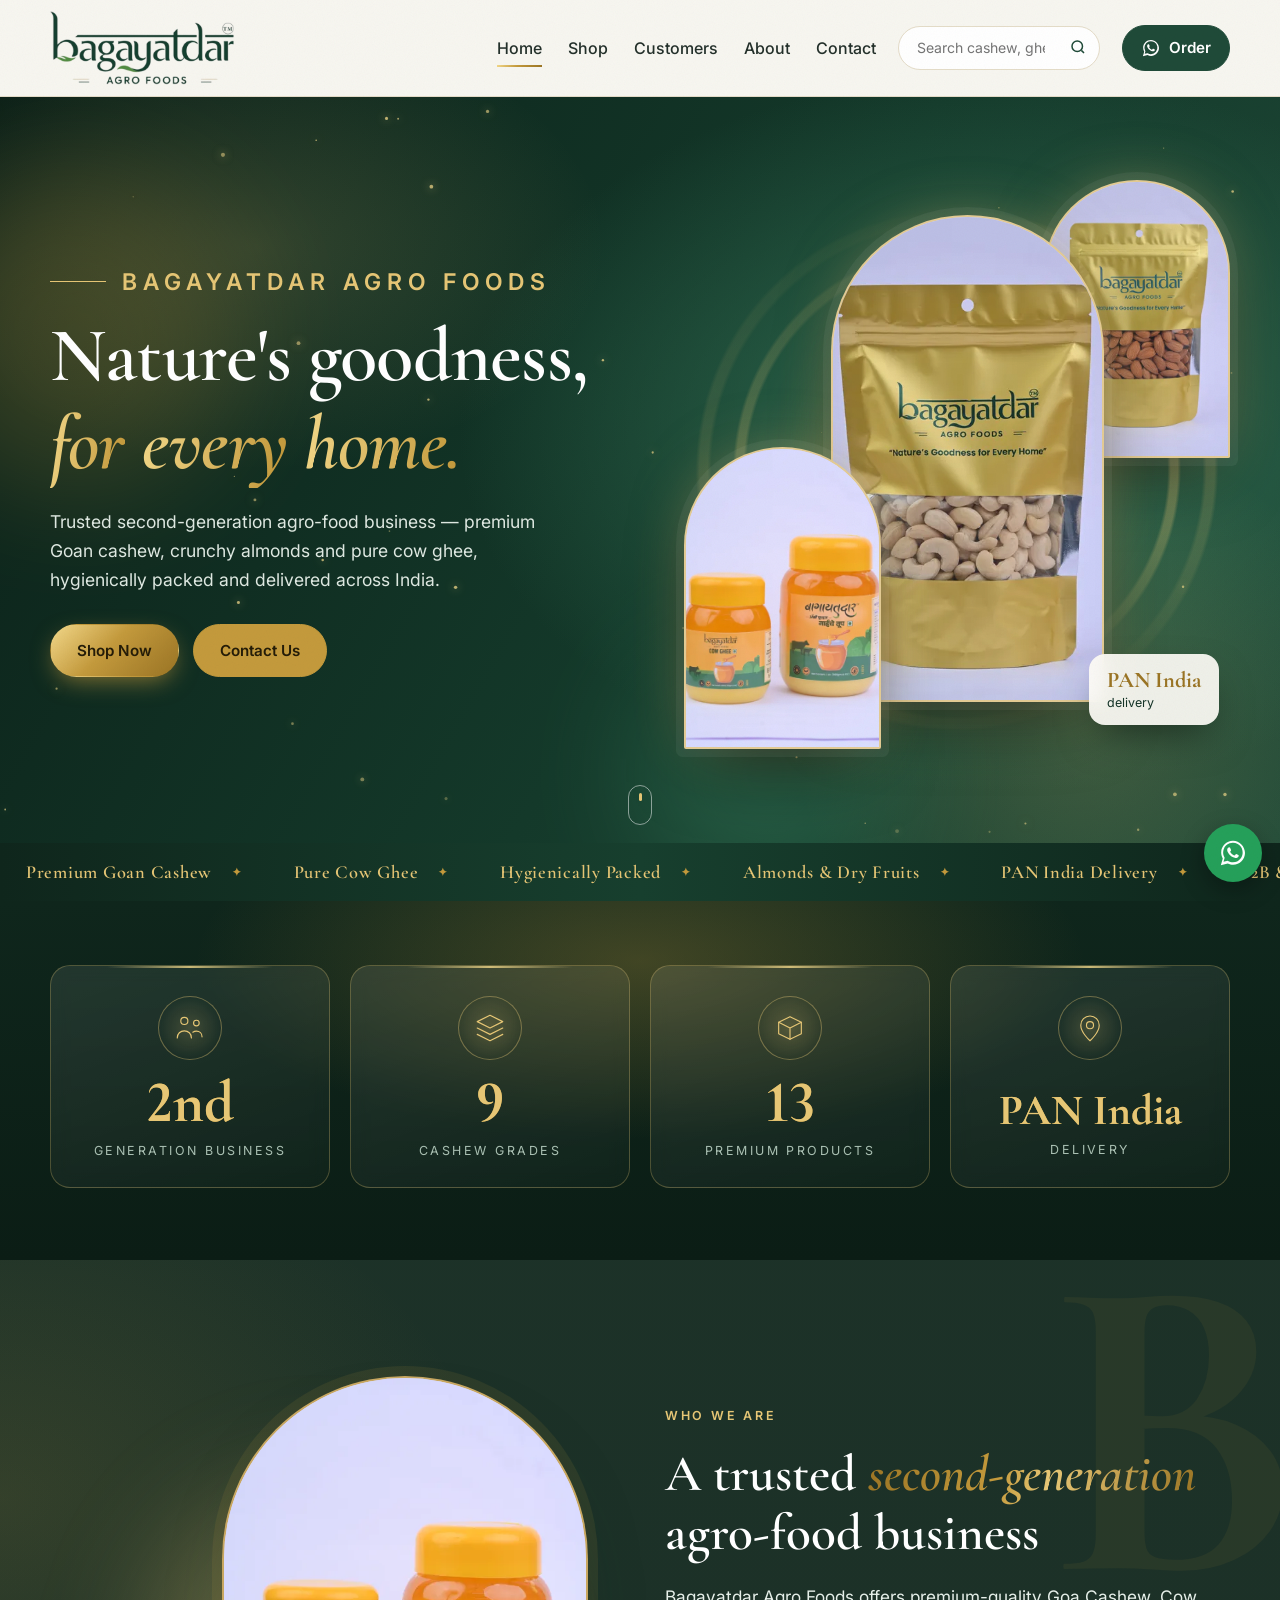
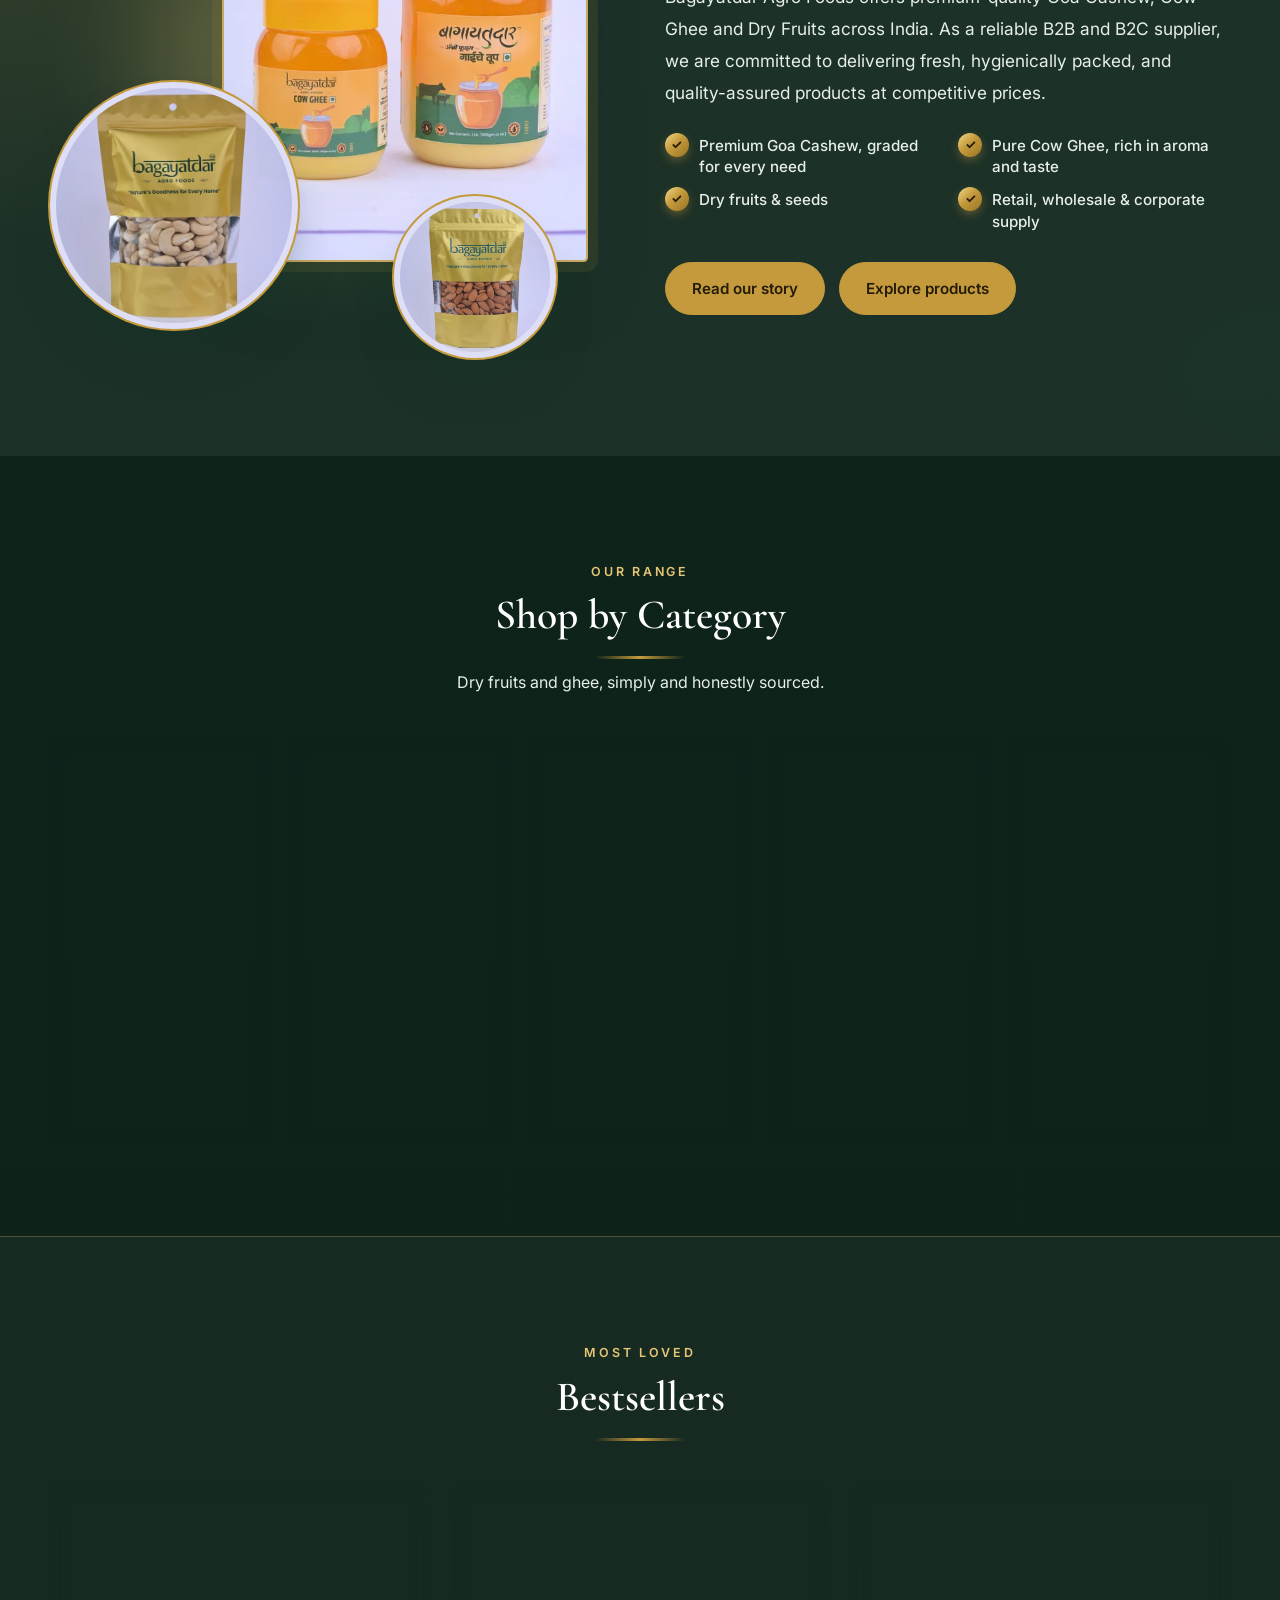
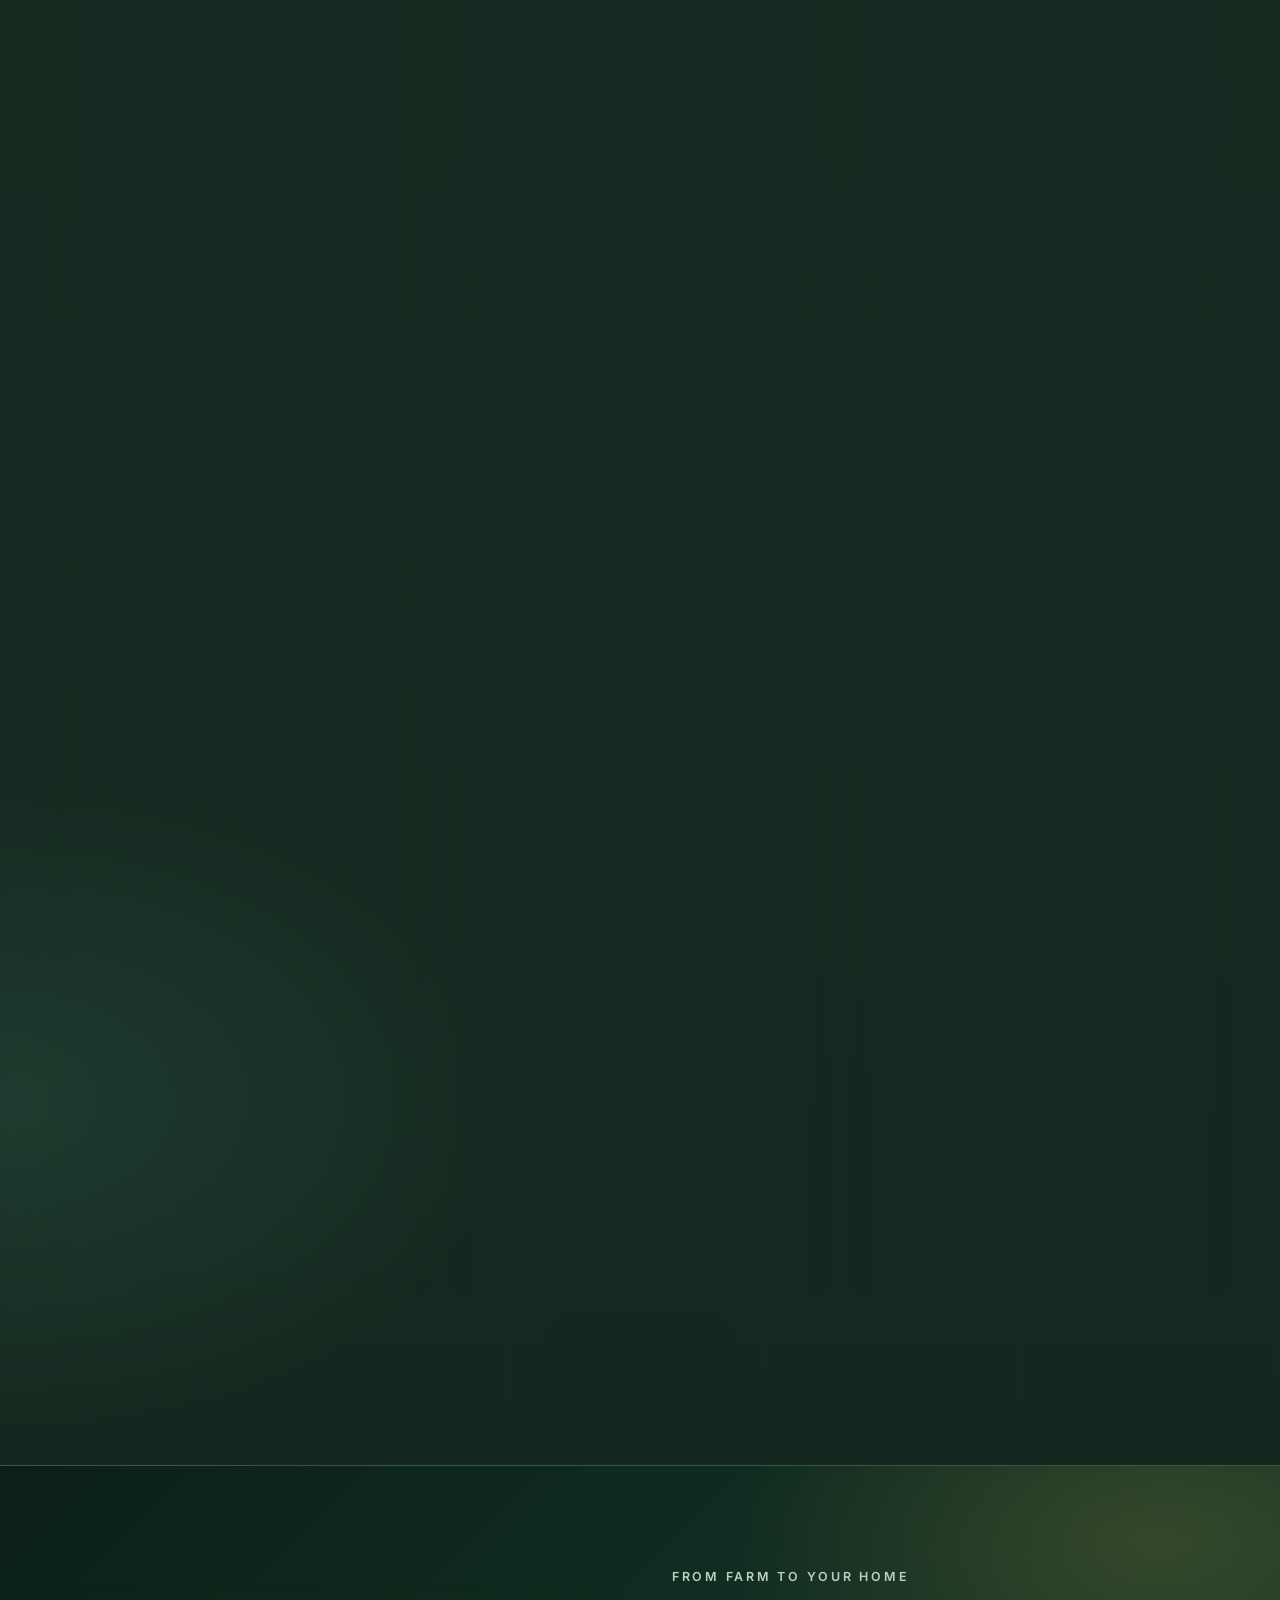
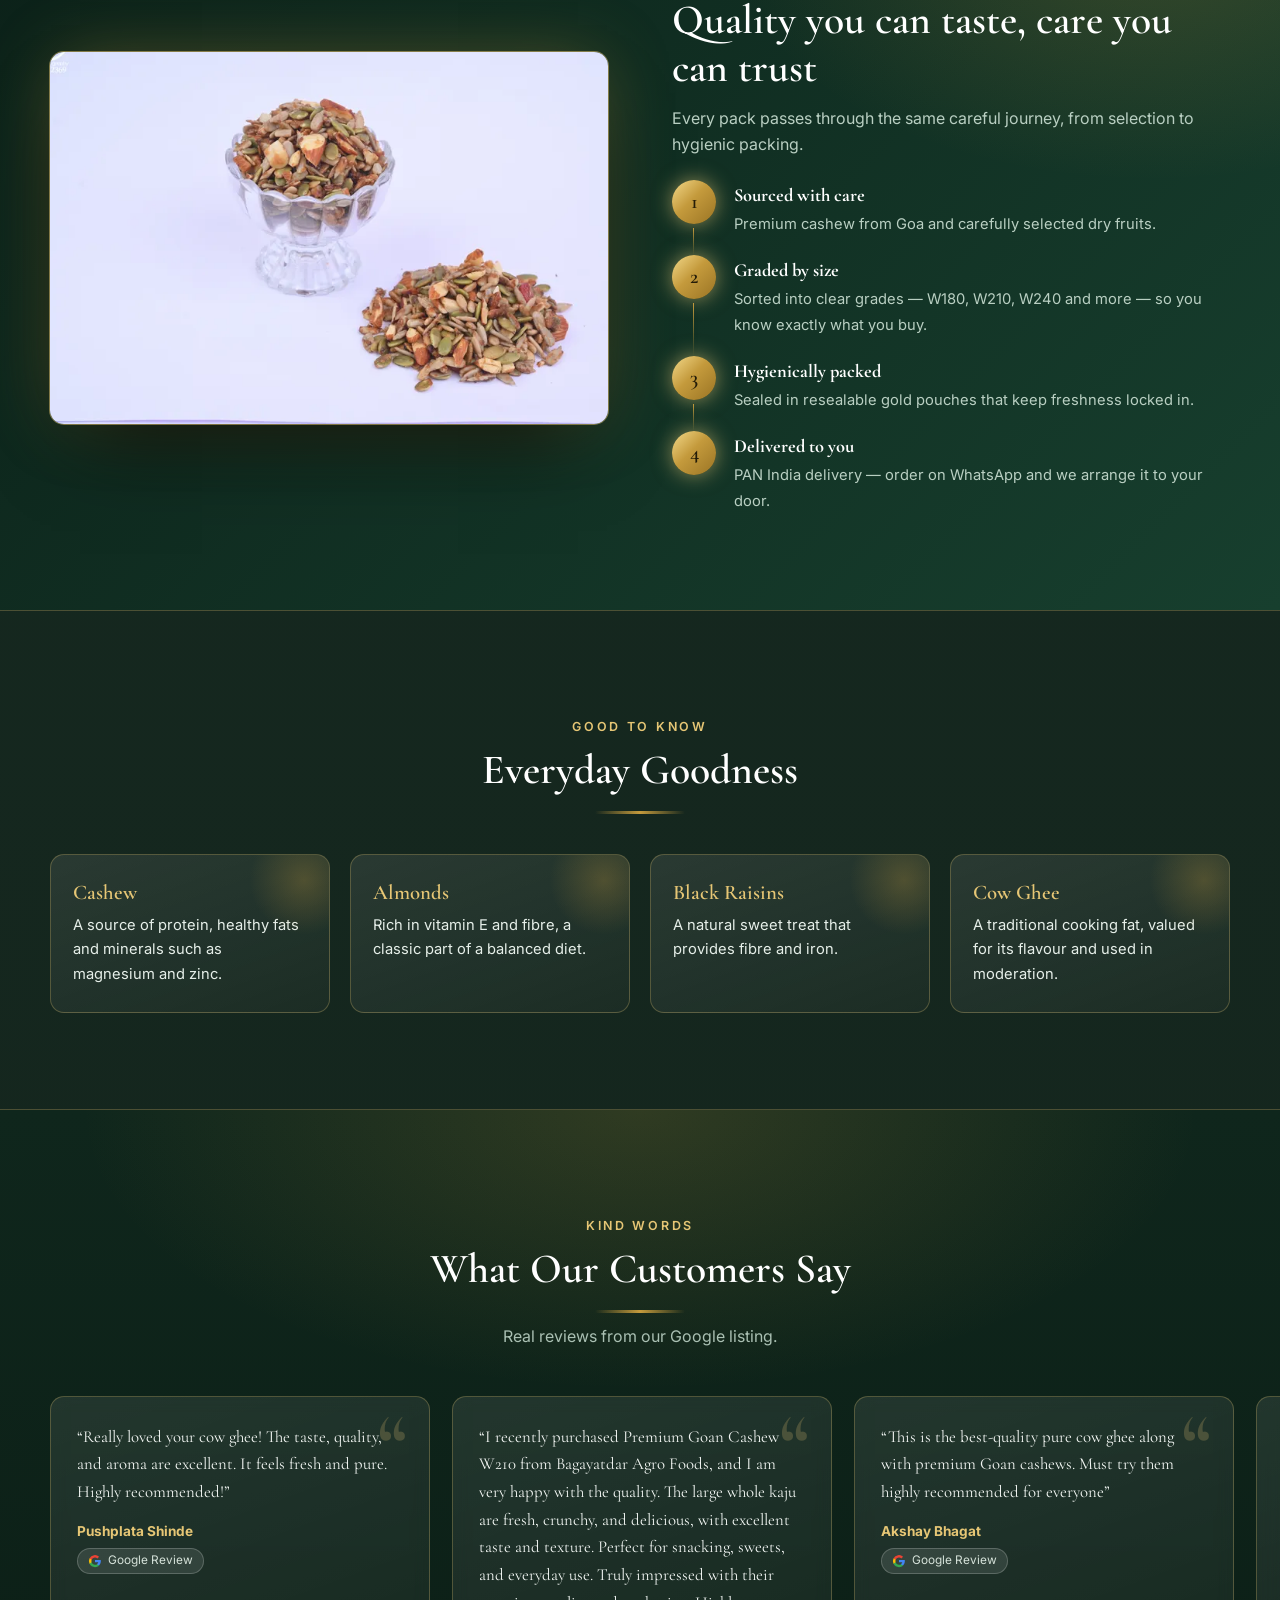
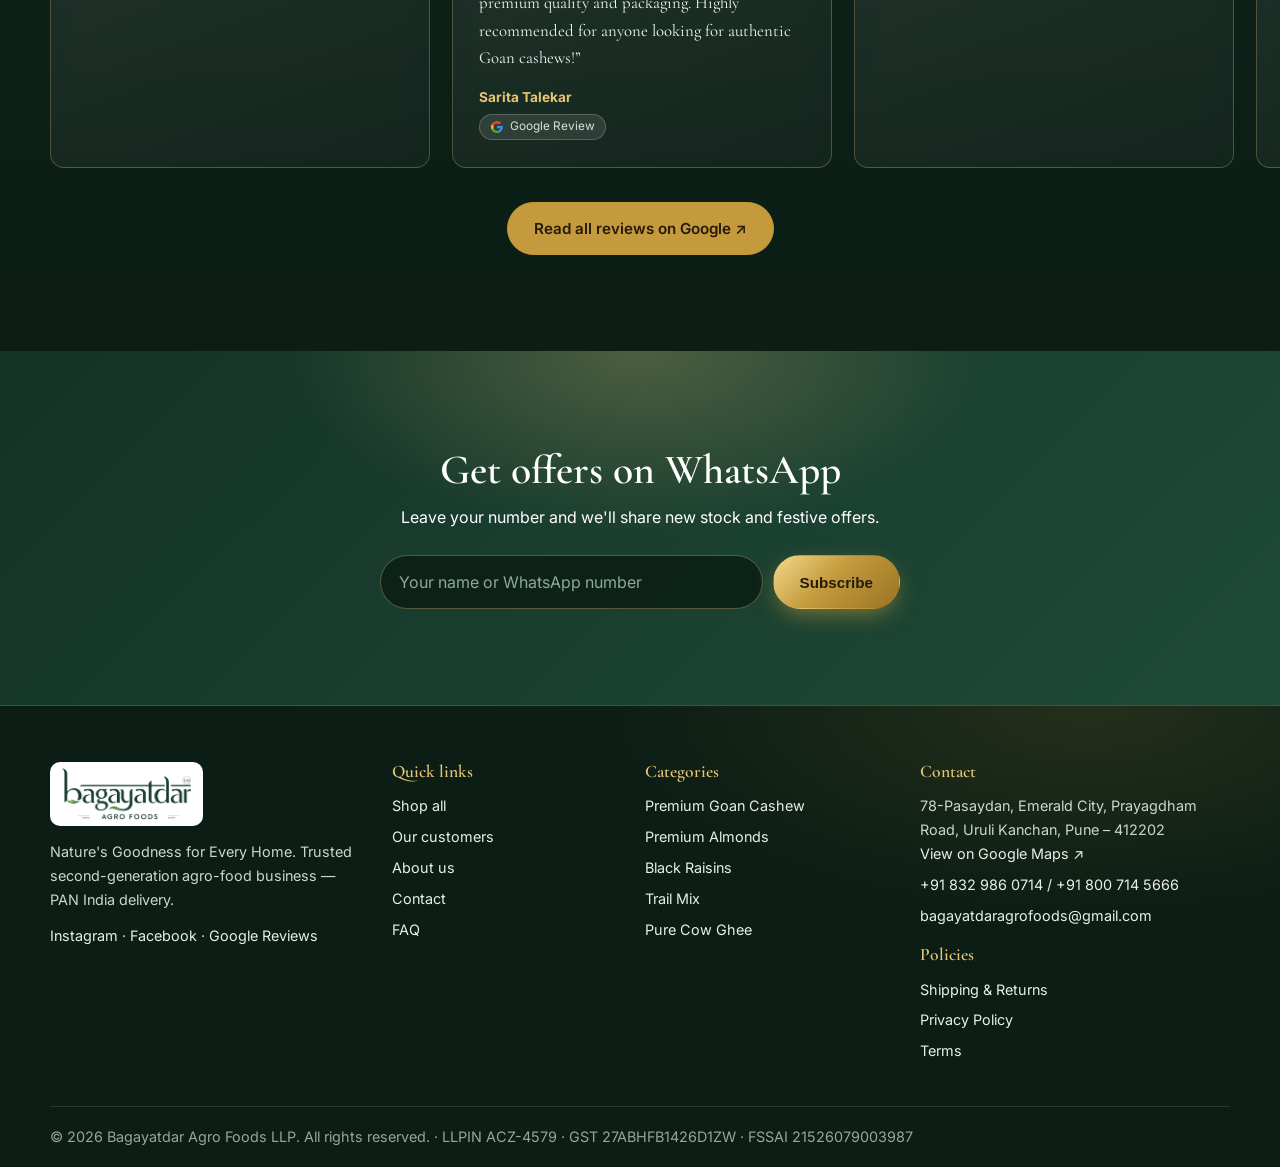
<file: index.html>
<!doctype html>
<html lang="en">
<head><meta name="robots" content="noindex,nofollow">
<meta charset="utf-8">
<meta name="viewport" content="width=device-width,initial-scale=1">
<title>Bagayatdar Agro Foods | Premium Goan Cashew, Almonds & Pure Cow Ghee</title>
<meta name="description" content="Trusted second-generation agro-food business offering premium Goa cashew, cow ghee, dry fruits and more across India. B2B and B2C. PAN India delivery. Order on WhatsApp.">
<link rel="canonical" href="https://bagayatdarfoods.com/">
<meta property="og:type" content="website"><meta property="og:site_name" content="Bagayatdar Agro Foods">
<meta property="og:title" content="Bagayatdar Agro Foods | Premium Goan Cashew, Almonds & Pure Cow Ghee"><meta property="og:description" content="Trusted second-generation agro-food business offering premium Goa cashew, cow ghee, dry fruits and more across India. B2B and B2C. PAN India delivery. Order on WhatsApp.">
<meta property="og:image" content="https://bagayatdarfoods.com/assets/img/logo-gold.webp">
<meta name="theme-color" content="#1f4a38">
<link rel="icon" href="assets/img/logo-gold.webp">
<link rel="preconnect" href="https://fonts.googleapis.com"><link rel="preconnect" href="https://fonts.gstatic.com" crossorigin>
<link rel="stylesheet" href="https://fonts.googleapis.com/css2?family=Cormorant+Garamond:ital,wght@0,500;0,600;0,700;1,500&family=Inter:wght@400;500;600;700&display=swap">
<link rel="stylesheet" href="assets/css/style.css">
<link rel="stylesheet" href="assets/css/premium.css">
</head>
<body class="theme-dark">
<div id="site-header"></div>
<main id="main">

<section class="hero"><div class="hero-bg"></div><span class="orb o1"></span><span class="orb o2"></span><canvas id="sparks" aria-hidden="true"></canvas>
  <div class="wrap hero-in">
  <div><p class="eyebrow">Bagayatdar Agro Foods</p>
    <h1>Nature's goodness, <em>for every home.</em></h1>
    <p class="lead">Trusted second-generation agro-food business — premium Goan cashew, crunchy almonds and pure cow ghee, hygienically packed and delivered across India.</p>
    <div class="cta"><a class="btn btn-gold" href="shop.html">Shop Now</a><a class="btn btn-ghost" href="contact.html">Contact Us</a></div></div>
  <div class="hero-art">
    <span class="halo"></span><span class="ring"></span><span class="ring r2"></span>
    <div class="arch a"><img src="assets/img/p2681-1100.webp" srcset="assets/img/p2681-560.webp 560w, assets/img/p2681-1100.webp 1100w" sizes="(min-width:820px) 24vw, 50vw" alt="Bagayatdar premium Goan cashew in a gold pouch" fetchpriority="high"></div>
    <div class="arch b"><img src="assets/img/p2711-560.webp" alt="Bagayatdar pure cow ghee jars"></div>
    <div class="arch c"><img src="assets/img/p2696-560.webp" alt="Bagayatdar premium almonds in a gold pouch"></div>
    <div class="badge-float"><b>PAN India</b>delivery</div>
  </div></div>
  <span class="scroll-cue" aria-hidden="true"></span></section>

<div class="trust" aria-label="Highlights"><div class="marq">
  <span>Premium Goan Cashew</span><span>Pure Cow Ghee</span><span>Hygienically Packed</span><span>Almonds &amp; Dry Fruits</span><span>PAN India Delivery</span><span>B2B &amp; B2C Supply</span><span>Order on WhatsApp</span>
</div></div>

<section class="stats"><div class="stats-glow"></div><div class="wrap"><ul>
  <li class="reveal"><span class="ico"><svg viewBox="0 0 48 48" width="34" height="34" fill="none" stroke="currentColor" stroke-width="1.6" stroke-linecap="round" stroke-linejoin="round" aria-hidden="true"><circle cx="16" cy="14" r="5"/><circle cx="33" cy="17" r="4"/><path d="M6 38c0-6 4.5-10 10-10s10 4 10 10M28 30c1.5-1 3-1.5 5-1.5 4.5 0 8 3 8 8"/></svg></span><b data-count="2" data-suffix="nd">2nd</b><span class="lbl">Generation business</span></li>
  <li class="reveal"><span class="ico"><svg viewBox="0 0 48 48" width="34" height="34" fill="none" stroke="currentColor" stroke-width="1.6" stroke-linecap="round" stroke-linejoin="round" aria-hidden="true"><path d="M24 6 6 15l18 9 18-9-18-9Z"/><path d="m6 24 18 9 18-9M6 33l18 9 18-9"/></svg></span><b data-count="9">9</b><span class="lbl">Cashew grades</span></li>
  <li class="reveal"><span class="ico"><svg viewBox="0 0 48 48" width="34" height="34" fill="none" stroke="currentColor" stroke-width="1.6" stroke-linecap="round" stroke-linejoin="round" aria-hidden="true"><path d="M8 16 24 8l16 8v16L24 40 8 32V16Z"/><path d="m8 16 16 8 16-8M24 24v16"/></svg></span><b data-count="13">13</b><span class="lbl">Premium products</span></li>
  <li class="reveal"><span class="ico"><svg viewBox="0 0 48 48" width="34" height="34" fill="none" stroke="currentColor" stroke-width="1.6" stroke-linecap="round" stroke-linejoin="round" aria-hidden="true"><path d="M24 42s13-11.5 13-22a13 13 0 0 0-26 0c0 10.5 13 22 13 22Z"/><circle cx="24" cy="20" r="5"/></svg></span><b class="txt">PAN India</b><span class="lbl">Delivery</span></li></ul></div></section>

<section class="about"><div class="wrap about-grid">
  <div class="about-art reveal-l">
    <span class="a-glow"></span>
    <div class="a-main"><img src="assets/img/p2711-1100.webp" srcset="assets/img/p2711-560.webp 560w, assets/img/p2711-1100.webp 1100w" sizes="(min-width:900px) 32vw, 80vw" alt="Bagayatdar pure cow ghee" loading="lazy"></div>
    <div class="a-round"><img src="assets/img/p2679-560.webp" alt="Bagayatdar premium Goan cashew pouch" loading="lazy"></div>
    <div class="a-round r2"><img src="assets/img/p2696-560.webp" alt="Bagayatdar premium almonds" loading="lazy"></div>
    
  </div>
  <div class="about-txt reveal">
    <p class="eyebrow">Who We Are</p>
    <h2>A trusted <em>second-generation</em> agro-food business</h2>
    <p class="lead-p">Bagayatdar Agro Foods offers premium-quality Goa Cashew, Cow Ghee and Dry Fruits across India. As a reliable B2B and B2C supplier, we are committed to delivering fresh, hygienically packed, and quality-assured products at competitive prices.</p>
    <ul class="ticks"><li>Premium Goa Cashew, graded for every need</li><li>Pure Cow Ghee, rich in aroma and taste</li><li>Dry fruits &amp; seeds</li><li>Retail, wholesale &amp; corporate supply</li></ul>
    <div class="cta"><a class="btn" href="about.html">Read our story</a><a class="btn btn-ghost" href="shop.html">Explore products</a></div>
  </div></div></section>
<section><div class="wrap"><div class="sec-head reveal"><p class="eyebrow">Our Range</p><h2>Shop by Category</h2><p>Dry fruits and ghee, simply and honestly sourced.</p></div>
  <div class="cats" id="cats"></div></div></section>

<section class="alt"><div class="wrap"><div class="sec-head reveal"><p class="eyebrow">Most Loved</p><h2>Bestsellers</h2></div>
  <div class="pgrid best-grid" id="best-track"></div>
  <p style="text-align:center;margin-top:26px"><a class="btn btn-ghost" href="shop.html">View all products</a></p></div></section>

<section class="story-dark"><div class="wrap story-grid">
  <img class="reveal" src="assets/img/p2704-1600.webp" srcset="assets/img/p2704-800.webp 800w, assets/img/p2704-1600.webp 1600w" sizes="(min-width:820px) 50vw, 95vw" alt="Bagayatdar trail mix in a glass bowl" loading="lazy">
  <div class="reveal"><p class="eyebrow">From Farm to Your Home</p><h2>Quality you can taste, care you can trust</h2>
    <p style="margin-top:12px;color:var(--muted)">Every pack passes through the same careful journey, from selection to hygienic packing.</p>
    <ol class="steps">
      <li><div><b>Sourced with care</b><span>Premium cashew from Goa and carefully selected dry fruits.</span></div></li>
      <li><div><b>Graded by size</b><span>Sorted into clear grades — W180, W210, W240 and more — so you know exactly what you buy.</span></div></li>
      <li><div><b>Hygienically packed</b><span>Sealed in resealable gold pouches that keep freshness locked in.</span></div></li>
      <li><div><b>Delivered to you</b><span>PAN India delivery — order on WhatsApp and we arrange it to your door.</span></div></li></ol></div></div></section>

<section class="alt"><div class="wrap"><div class="sec-head reveal"><p class="eyebrow">Good to Know</p><h2>Everyday Goodness</h2></div>
  <div class="ben reveal">
    <div><h3>Cashew</h3><p>A source of protein, healthy fats and minerals such as magnesium and zinc.</p></div>
    <div><h3>Almonds</h3><p>Rich in vitamin E and fibre, a classic part of a balanced diet.</p></div>
    <div><h3>Black Raisins</h3><p>A natural sweet treat that provides fibre and iron.</p></div>
    <div><h3>Cow Ghee</h3><p>A traditional cooking fat, valued for its flavour and used in moderation.</p></div></div>
  </div></section>

<section class="reviews"><div class="wrap"><div class="sec-head reveal"><p class="eyebrow">Kind Words</p><h2>What Our Customers Say</h2><p>Real reviews from our Google listing.</p></div>
  <div class="tgrid">
    <div class="quote reveal"><p>“Really loved your cow ghee! The taste, quality, and aroma are excellent. It feels fresh and pure. Highly recommended!”</p><cite><b>Pushplata Shinde</b><span class="gtag"><svg viewBox="0 0 24 24" width="14" height="14" aria-hidden="true"><path fill="#4285F4" d="M22 12.2c0-.7-.1-1.4-.2-2H12v3.9h5.6a4.8 4.8 0 0 1-2.1 3.1v2.6h3.4c2-1.8 3.1-4.5 3.1-7.6z"/><path fill="#34A853" d="M12 22.5c2.8 0 5.2-.9 6.9-2.5l-3.4-2.6c-.9.6-2.1 1-3.5 1-2.7 0-5-1.8-5.8-4.3H2.7v2.7A10.5 10.5 0 0 0 12 22.5z"/><path fill="#FBBC05" d="M6.2 14.1a6.3 6.3 0 0 1 0-4.1V7.3H2.7a10.5 10.5 0 0 0 0 9.5z"/><path fill="#EA4335" d="M12 5.9c1.5 0 2.9.5 4 1.6l3-3A10.5 10.5 0 0 0 2.7 7.3L6.2 10c.8-2.5 3.1-4.1 5.8-4.1z"/></svg> Google Review</span></cite></div>
    <div class="quote reveal"><p>“I recently purchased Premium Goan Cashew W210 from Bagayatdar Agro Foods, and I am very happy with the quality. The large whole kaju are fresh, crunchy, and delicious, with excellent taste and texture. Perfect for snacking, sweets, and everyday use. Truly impressed with their premium quality and packaging. Highly recommended for anyone looking for authentic Goan cashews!”</p><cite><b>Sarita Talekar</b><span class="gtag"><svg viewBox="0 0 24 24" width="14" height="14" aria-hidden="true"><path fill="#4285F4" d="M22 12.2c0-.7-.1-1.4-.2-2H12v3.9h5.6a4.8 4.8 0 0 1-2.1 3.1v2.6h3.4c2-1.8 3.1-4.5 3.1-7.6z"/><path fill="#34A853" d="M12 22.5c2.8 0 5.2-.9 6.9-2.5l-3.4-2.6c-.9.6-2.1 1-3.5 1-2.7 0-5-1.8-5.8-4.3H2.7v2.7A10.5 10.5 0 0 0 12 22.5z"/><path fill="#FBBC05" d="M6.2 14.1a6.3 6.3 0 0 1 0-4.1V7.3H2.7a10.5 10.5 0 0 0 0 9.5z"/><path fill="#EA4335" d="M12 5.9c1.5 0 2.9.5 4 1.6l3-3A10.5 10.5 0 0 0 2.7 7.3L6.2 10c.8-2.5 3.1-4.1 5.8-4.1z"/></svg> Google Review</span></cite></div>
    <div class="quote reveal"><p>“This is the best-quality pure cow ghee along with premium Goan cashews. Must try them highly recommended for everyone”</p><cite><b>Akshay Bhagat</b><span class="gtag"><svg viewBox="0 0 24 24" width="14" height="14" aria-hidden="true"><path fill="#4285F4" d="M22 12.2c0-.7-.1-1.4-.2-2H12v3.9h5.6a4.8 4.8 0 0 1-2.1 3.1v2.6h3.4c2-1.8 3.1-4.5 3.1-7.6z"/><path fill="#34A853" d="M12 22.5c2.8 0 5.2-.9 6.9-2.5l-3.4-2.6c-.9.6-2.1 1-3.5 1-2.7 0-5-1.8-5.8-4.3H2.7v2.7A10.5 10.5 0 0 0 12 22.5z"/><path fill="#FBBC05" d="M6.2 14.1a6.3 6.3 0 0 1 0-4.1V7.3H2.7a10.5 10.5 0 0 0 0 9.5z"/><path fill="#EA4335" d="M12 5.9c1.5 0 2.9.5 4 1.6l3-3A10.5 10.5 0 0 0 2.7 7.3L6.2 10c.8-2.5 3.1-4.1 5.8-4.1z"/></svg> Google Review</span></cite></div>
    <div class="quote reveal"><p>“Exllent quality. Reasonable price. i recommend all to buy all the products of Bagayatdar Agro Foods.”</p><cite><b>Samruddhi Estate</b><span class="gtag"><svg viewBox="0 0 24 24" width="14" height="14" aria-hidden="true"><path fill="#4285F4" d="M22 12.2c0-.7-.1-1.4-.2-2H12v3.9h5.6a4.8 4.8 0 0 1-2.1 3.1v2.6h3.4c2-1.8 3.1-4.5 3.1-7.6z"/><path fill="#34A853" d="M12 22.5c2.8 0 5.2-.9 6.9-2.5l-3.4-2.6c-.9.6-2.1 1-3.5 1-2.7 0-5-1.8-5.8-4.3H2.7v2.7A10.5 10.5 0 0 0 12 22.5z"/><path fill="#FBBC05" d="M6.2 14.1a6.3 6.3 0 0 1 0-4.1V7.3H2.7a10.5 10.5 0 0 0 0 9.5z"/><path fill="#EA4335" d="M12 5.9c1.5 0 2.9.5 4 1.6l3-3A10.5 10.5 0 0 0 2.7 7.3L6.2 10c.8-2.5 3.1-4.1 5.8-4.1z"/></svg> Google Review</span></cite></div>
    <div class="quote reveal"><p>“I had a great experience using BAGAYATDAR AGRO FOODS products. The quality, freshness and taste of the product is amazing. Their effort to provide the best quality products to the customers is clearly visible. Will definitely buy again. 🌿❤️”</p><cite><b>Ashish Magar</b><span class="gtag"><svg viewBox="0 0 24 24" width="14" height="14" aria-hidden="true"><path fill="#4285F4" d="M22 12.2c0-.7-.1-1.4-.2-2H12v3.9h5.6a4.8 4.8 0 0 1-2.1 3.1v2.6h3.4c2-1.8 3.1-4.5 3.1-7.6z"/><path fill="#34A853" d="M12 22.5c2.8 0 5.2-.9 6.9-2.5l-3.4-2.6c-.9.6-2.1 1-3.5 1-2.7 0-5-1.8-5.8-4.3H2.7v2.7A10.5 10.5 0 0 0 12 22.5z"/><path fill="#FBBC05" d="M6.2 14.1a6.3 6.3 0 0 1 0-4.1V7.3H2.7a10.5 10.5 0 0 0 0 9.5z"/><path fill="#EA4335" d="M12 5.9c1.5 0 2.9.5 4 1.6l3-3A10.5 10.5 0 0 0 2.7 7.3L6.2 10c.8-2.5 3.1-4.1 5.8-4.1z"/></svg> Google Review</span></cite></div>
    <div class="quote reveal"><p>“Amazing quality ❤️”</p><cite><b>Avinash Kulkarni</b><span class="gtag"><svg viewBox="0 0 24 24" width="14" height="14" aria-hidden="true"><path fill="#4285F4" d="M22 12.2c0-.7-.1-1.4-.2-2H12v3.9h5.6a4.8 4.8 0 0 1-2.1 3.1v2.6h3.4c2-1.8 3.1-4.5 3.1-7.6z"/><path fill="#34A853" d="M12 22.5c2.8 0 5.2-.9 6.9-2.5l-3.4-2.6c-.9.6-2.1 1-3.5 1-2.7 0-5-1.8-5.8-4.3H2.7v2.7A10.5 10.5 0 0 0 12 22.5z"/><path fill="#FBBC05" d="M6.2 14.1a6.3 6.3 0 0 1 0-4.1V7.3H2.7a10.5 10.5 0 0 0 0 9.5z"/><path fill="#EA4335" d="M12 5.9c1.5 0 2.9.5 4 1.6l3-3A10.5 10.5 0 0 0 2.7 7.3L6.2 10c.8-2.5 3.1-4.1 5.8-4.1z"/></svg> Google Review</span></cite></div>
    <div class="quote reveal"><p>“Really happy with the quality of the kaju and ghee! The kaju is fresh and tasty, and the ghee has a rich aroma and authentic taste. You can feel the quality in every bite. Definitely a good choice for anyone who prefers quality products. Highly recommended!”</p><cite><b>Kiwi Group</b><span class="gtag"><svg viewBox="0 0 24 24" width="14" height="14" aria-hidden="true"><path fill="#4285F4" d="M22 12.2c0-.7-.1-1.4-.2-2H12v3.9h5.6a4.8 4.8 0 0 1-2.1 3.1v2.6h3.4c2-1.8 3.1-4.5 3.1-7.6z"/><path fill="#34A853" d="M12 22.5c2.8 0 5.2-.9 6.9-2.5l-3.4-2.6c-.9.6-2.1 1-3.5 1-2.7 0-5-1.8-5.8-4.3H2.7v2.7A10.5 10.5 0 0 0 12 22.5z"/><path fill="#FBBC05" d="M6.2 14.1a6.3 6.3 0 0 1 0-4.1V7.3H2.7a10.5 10.5 0 0 0 0 9.5z"/><path fill="#EA4335" d="M12 5.9c1.5 0 2.9.5 4 1.6l3-3A10.5 10.5 0 0 0 2.7 7.3L6.2 10c.8-2.5 3.1-4.1 5.8-4.1z"/></svg> Google Review</span></cite></div></div>
  <p style="text-align:center;margin-top:28px"><a class="btn btn-ghost" href="https://www.google.com/maps/place/Bagayatdar+Agro+Foods/data=!4m2!3m1!1s0x0:0xe5cfb94dfce48141?sa=X&ved=1t:2428&ictx=111" target="_blank" rel="noopener">Read all reviews on Google ↗</a></p></div></section>

<section class="news"><div class="wrap reveal"><h2>Get offers on WhatsApp</h2><p>Leave your number and we'll share new stock and festive offers.</p>
  <form data-wa="Please add me to the Bagayatdar offers list."><label class="sr" for="nn">Your name or number</label><input id="nn" name="Name / number" required placeholder="Your name or WhatsApp number"><button class="btn btn-gold">Subscribe</button></form></div></section>
</main>
<div id="site-footer"></div>
<script src="assets/js/data.js"></script>
<script src="assets/js/products.js"></script>
<script src="assets/js/app.js"></script>
<script src="assets/js/premium.js"></script>
</body></html>
</file>
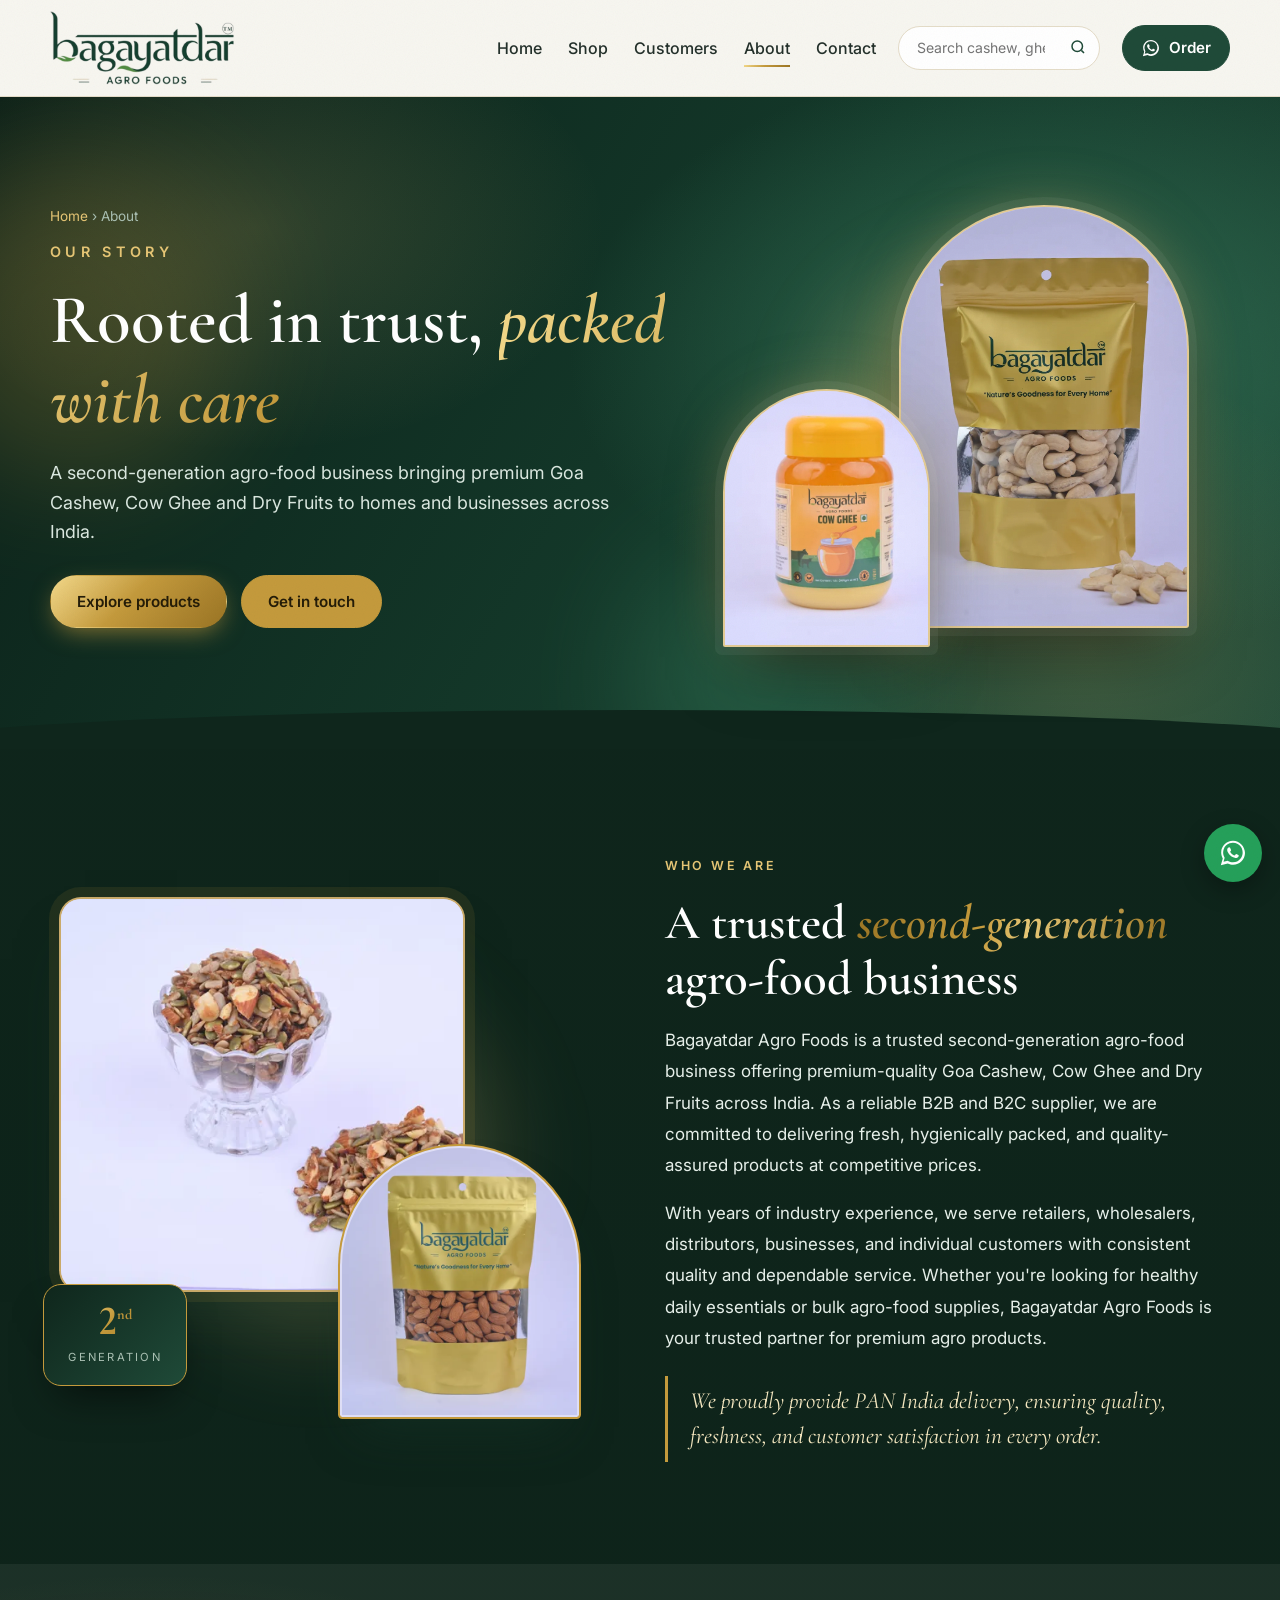
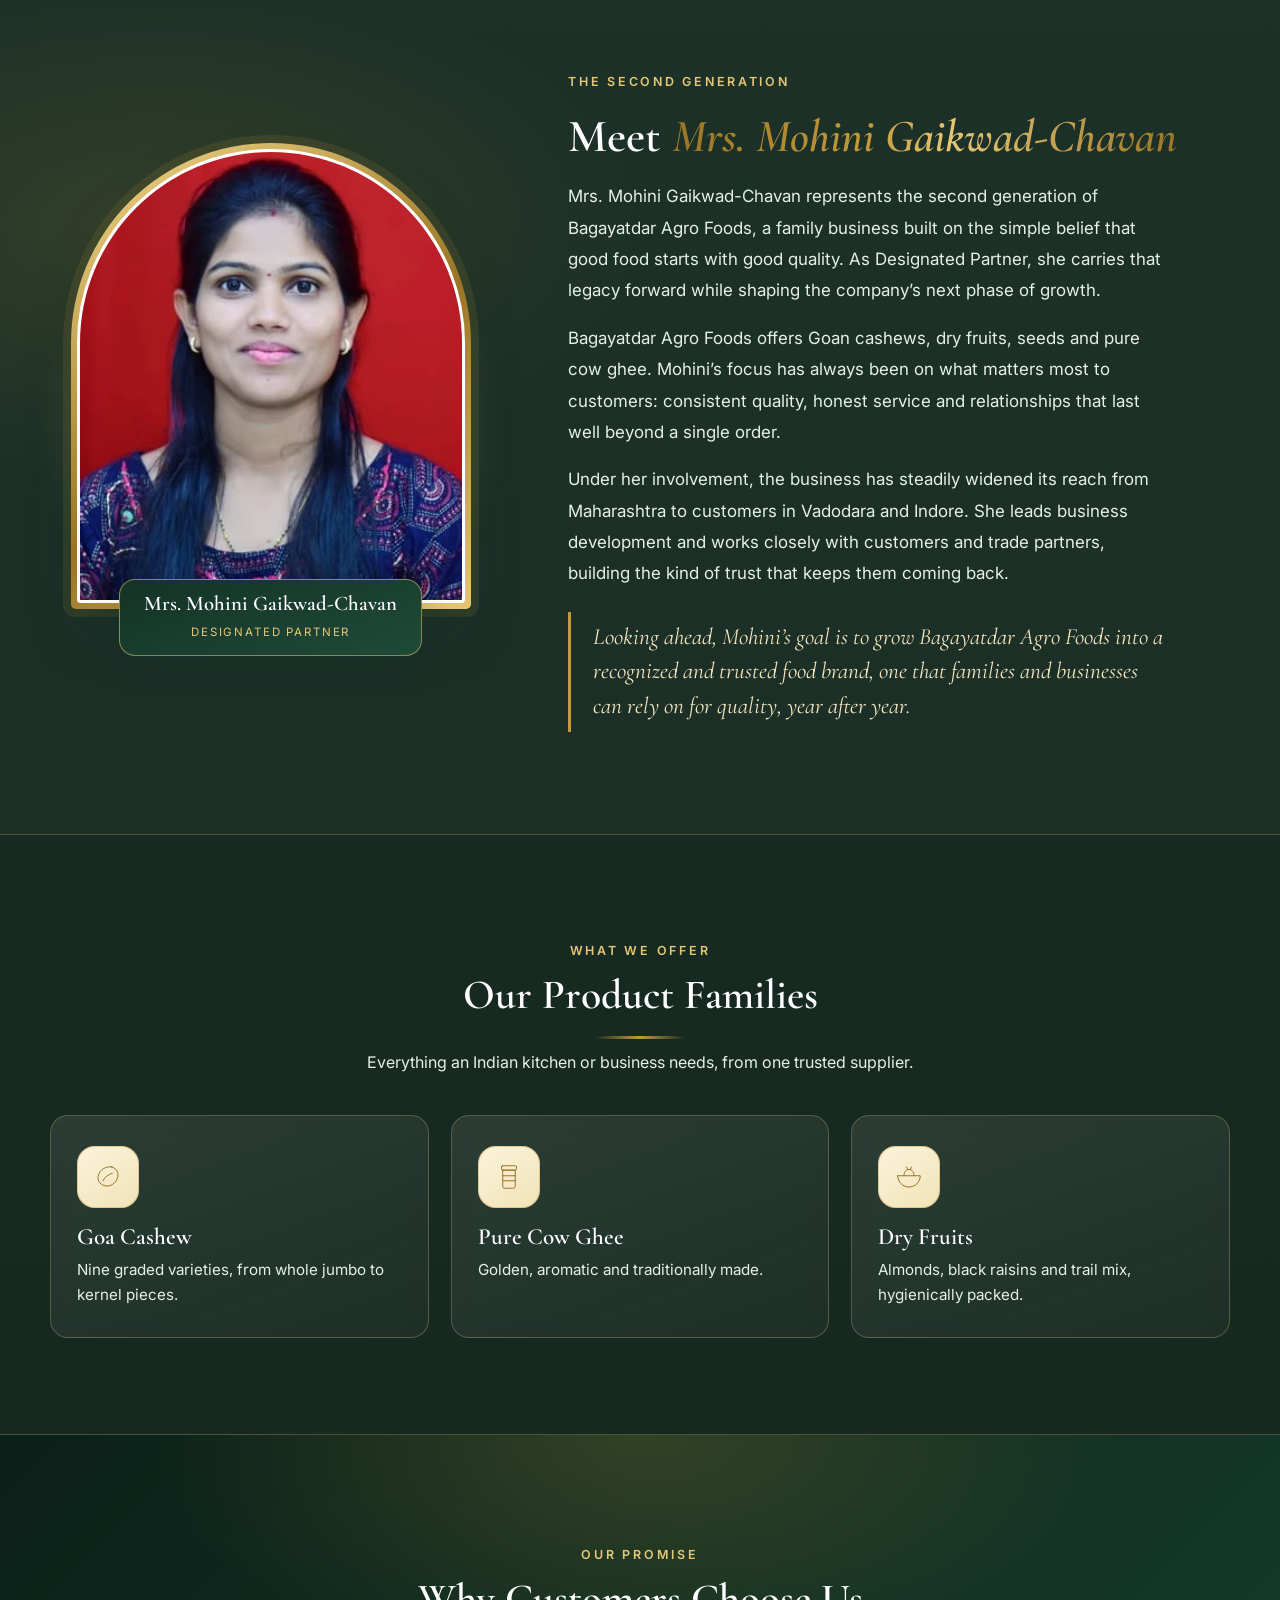
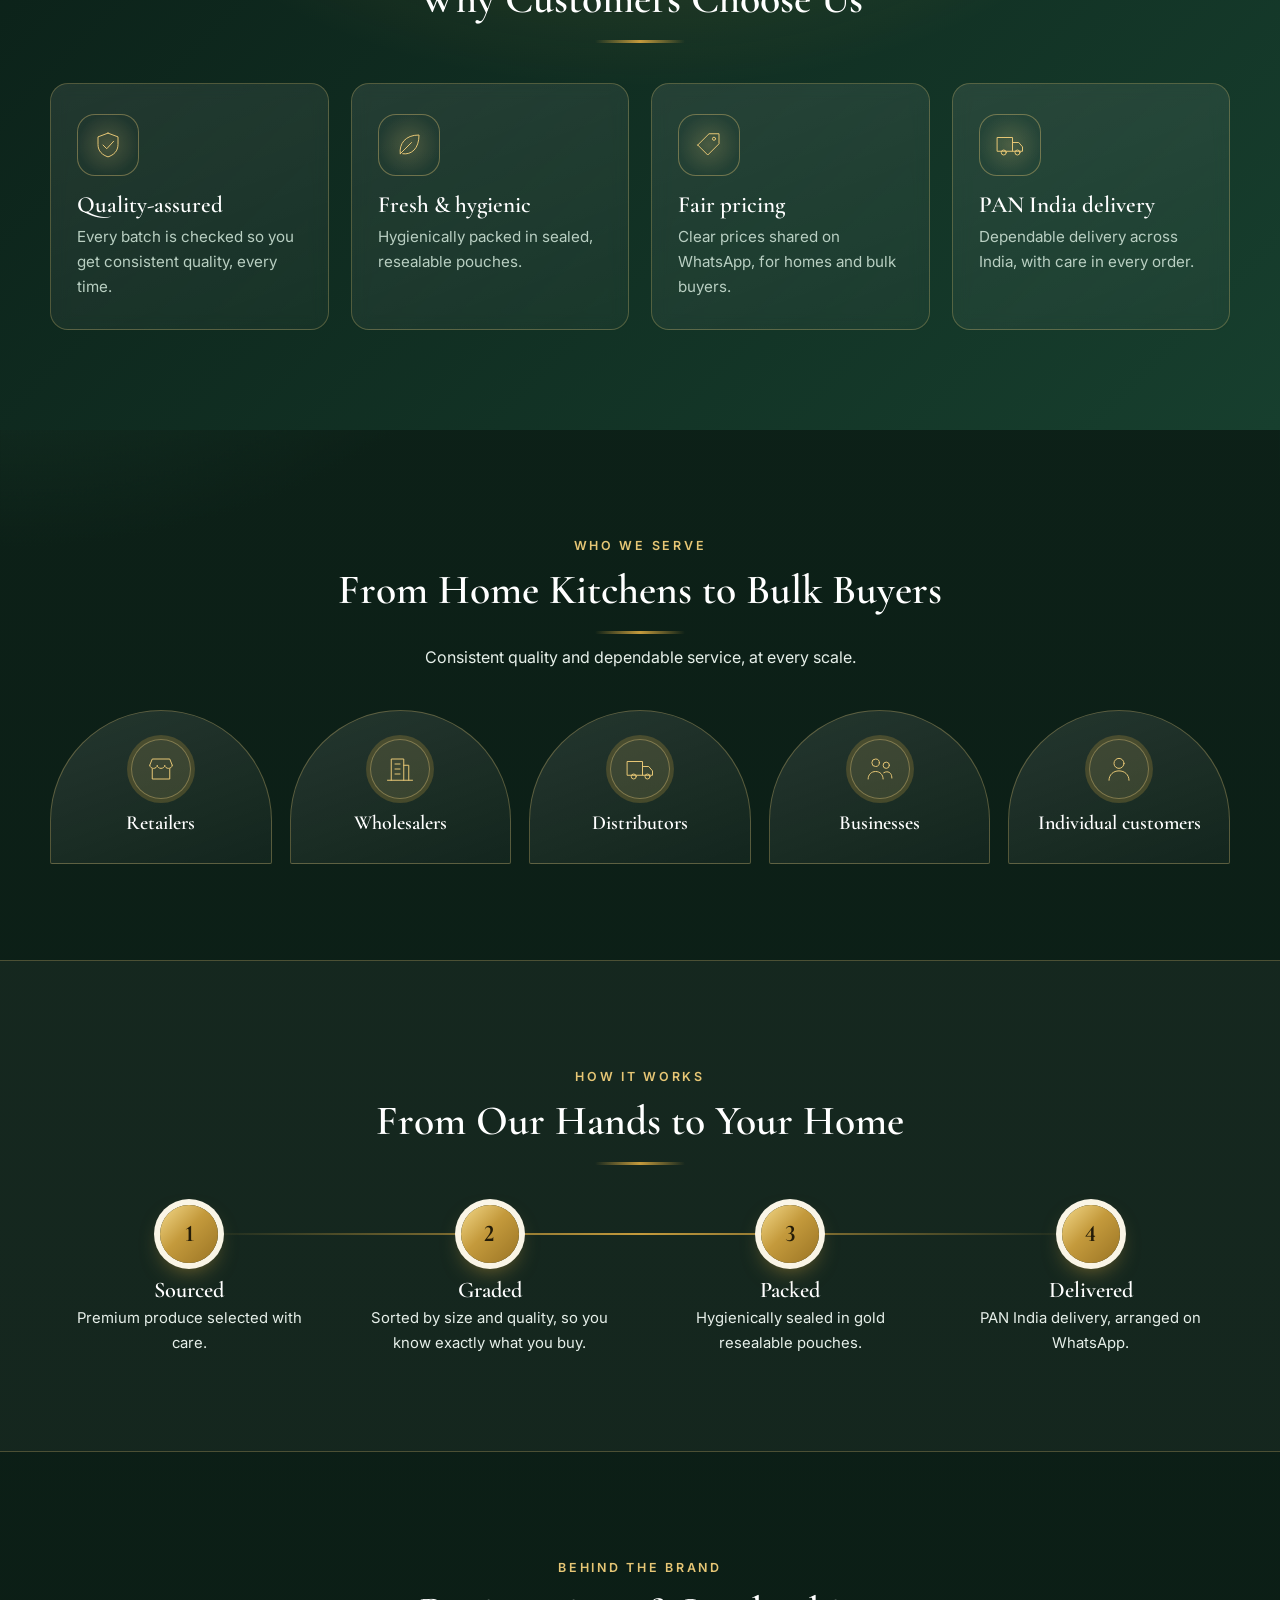
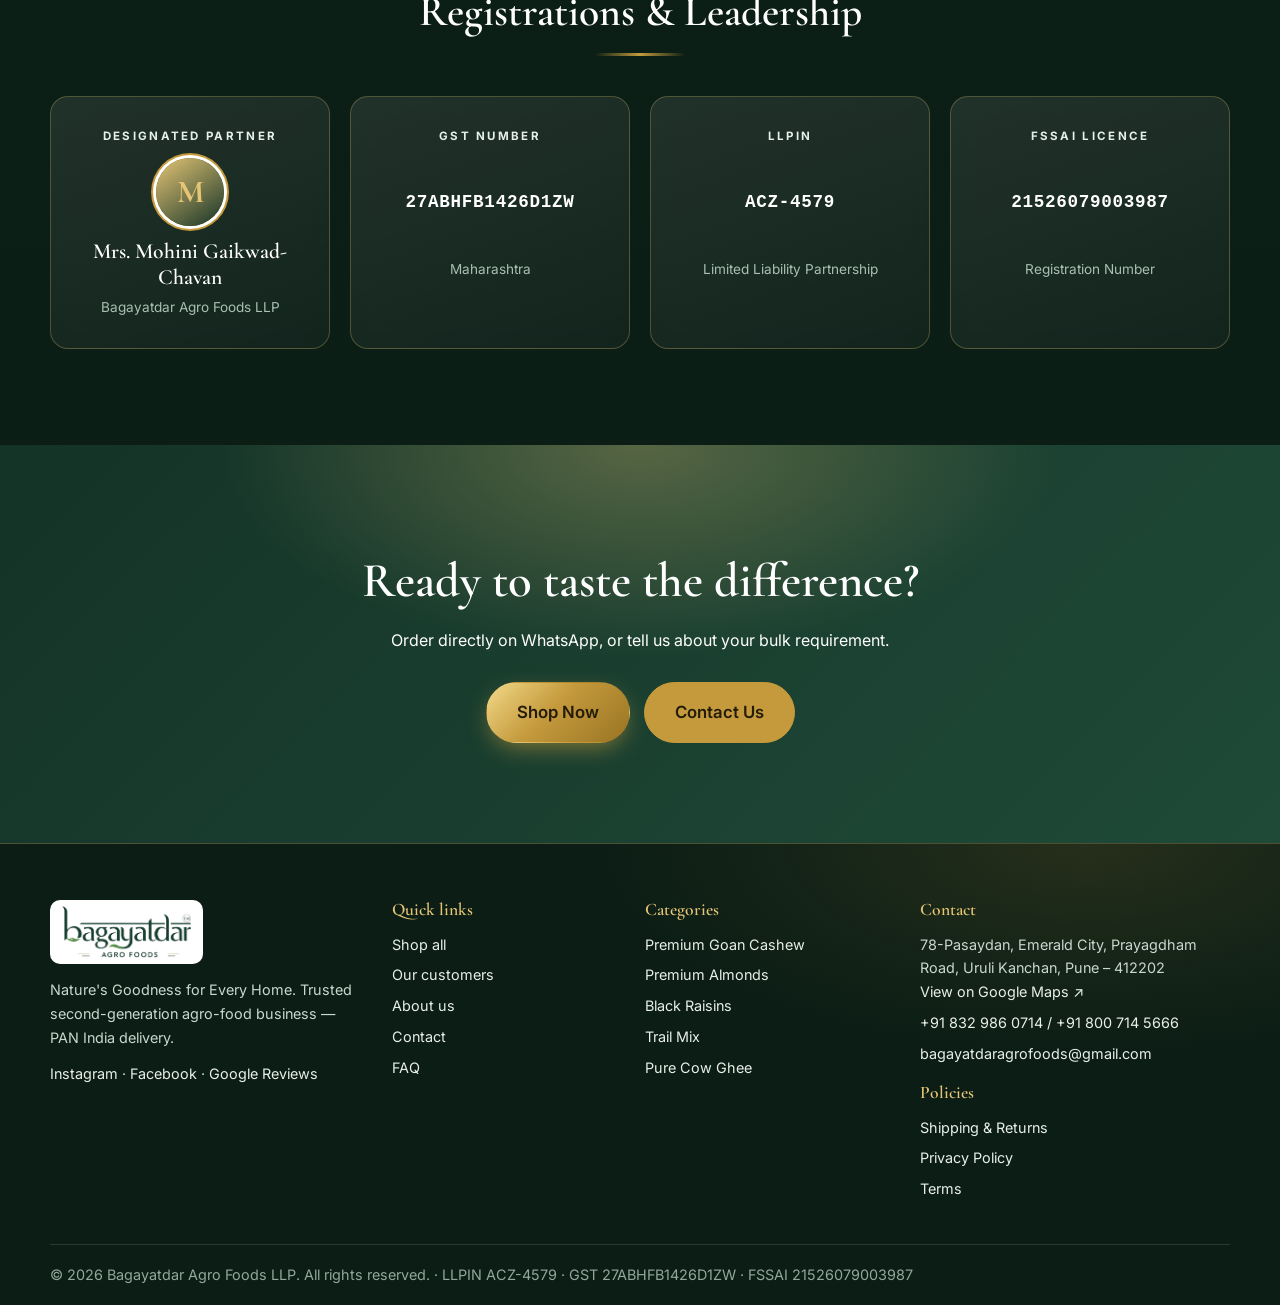
<file: about.html>
<!doctype html>
<html lang="en">
<head><meta name="robots" content="noindex,nofollow">
<meta charset="utf-8">
<meta name="viewport" content="width=device-width,initial-scale=1">
<title>About Us | Bagayatdar Agro Foods</title>
<meta name="description" content="Trusted second-generation agro-food business: premium Goa cashew, cow ghee and dry fruits. B2B and B2C, PAN India delivery.">
<link rel="canonical" href="https://bagayatdarfoods.com/about.html">
<meta property="og:type" content="website"><meta property="og:site_name" content="Bagayatdar Agro Foods">
<meta property="og:title" content="About Us | Bagayatdar Agro Foods"><meta property="og:description" content="Trusted second-generation agro-food business: premium Goa cashew, cow ghee and dry fruits. B2B and B2C, PAN India delivery.">
<meta property="og:image" content="https://bagayatdarfoods.com/assets/img/logo-gold.webp">
<meta name="theme-color" content="#1f4a38">
<link rel="icon" href="assets/img/logo-gold.webp">
<link rel="preconnect" href="https://fonts.googleapis.com"><link rel="preconnect" href="https://fonts.gstatic.com" crossorigin>
<link rel="stylesheet" href="https://fonts.googleapis.com/css2?family=Cormorant+Garamond:ital,wght@0,500;0,600;0,700;1,500&family=Inter:wght@400;500;600;700&display=swap">
<link rel="stylesheet" href="assets/css/style.css">
<link rel="stylesheet" href="assets/css/premium.css">
</head>
<body class="theme-dark">
<div id="site-header"></div>
<main id="main">

<section class="rich-hero"><div class="hero-bg"></div><span class="orb o1"></span><span class="orb o2"></span>
  <div class="wrap rh-in"><div class="rh-txt">
    <nav class="crumbs" aria-label="Breadcrumb"><a href="index.html">Home</a> <span>›</span> About</nav>
    <p class="eyebrow">Our Story</p>
    <h1>Rooted in trust, <em>packed with care</em></h1>
    <p class="lead">A second-generation agro-food business bringing premium Goa Cashew, Cow Ghee and Dry Fruits to homes and businesses across India.</p>
    <div class="cta"><a class="btn btn-gold" href="shop.html">Explore products</a><a class="btn btn-ghost" href="contact.html">Get in touch</a></div></div>
  <div class="rh-art"><span class="halo"></span>
    <div class="arch a"><img src="assets/img/p2678-1100.webp" alt="Bagayatdar premium Goan cashew" fetchpriority="high"></div>
    <div class="arch b"><img src="assets/img/p2715-560.webp" alt="Bagayatdar pure cow ghee jar"></div></div></div></section>

<section class="story-sec"><div class="wrap two-col2">
  <div class="story-art reveal-l"><span class="a-glow"></span>
    <div class="photo big"><img src="assets/img/p2704-800.webp" srcset="assets/img/p2704-800.webp 800w, assets/img/p2704-1600.webp 1600w" sizes="(min-width:900px) 40vw, 90vw" alt="Bagayatdar trail mix" loading="lazy"></div>
    <div class="photo small"><img src="assets/img/p2696-560.webp" alt="Bagayatdar premium almonds" loading="lazy"></div>
    <div class="exp"><b>2<sup>nd</sup></b><span>Generation</span></div></div>
  <div class="reveal"><p class="eyebrow">Who We Are</p>
    <h2>A trusted <em>second-generation</em> agro-food business</h2>
    <p class="body-p">Bagayatdar Agro Foods is a trusted second-generation agro-food business offering premium-quality Goa Cashew, Cow Ghee and Dry Fruits across India. As a reliable B2B and B2C supplier, we are committed to delivering fresh, hygienically packed, and quality-assured products at competitive prices.</p>
    <p class="body-p">With years of industry experience, we serve retailers, wholesalers, distributors, businesses, and individual customers with consistent quality and dependable service. Whether you're looking for healthy daily essentials or bulk agro-food supplies, Bagayatdar Agro Foods is your trusted partner for premium agro products.</p>
    <blockquote class="pull">We proudly provide PAN India delivery, ensuring quality, freshness, and customer satisfaction in every order.</blockquote></div></div></section>


<section class="owner-sec"><div class="wrap owner-grid">
  <figure class="owner-art reveal-l"><span class="owner-glow"></span>
    <div class="owner-photo"><img src="assets/img/owner-mohini.webp" alt="Mrs. Mohini Gaikwad-Chavan, Designated Partner of Bagayatdar Agro Foods" width="342" height="400" loading="lazy"></div>
    <figcaption><b>Mrs. Mohini Gaikwad-Chavan</b><span>Designated Partner</span></figcaption></figure>
  <div class="owner-txt reveal"><p class="eyebrow">The Second Generation</p>
    <h2>Meet <em>Mrs. Mohini Gaikwad-Chavan</em></h2>
    <p class="body-p">Mrs. Mohini Gaikwad-Chavan represents the second generation of Bagayatdar Agro Foods, a family business built on the simple belief that good food starts with good quality. As Designated Partner, she carries that legacy forward while shaping the company’s next phase of growth.</p>
    <p class="body-p">Bagayatdar Agro Foods offers Goan cashews, dry fruits, seeds and pure cow ghee. Mohini’s focus has always been on what matters most to customers: consistent quality, honest service and relationships that last well beyond a single order.</p>
    <p class="body-p">Under her involvement, the business has steadily widened its reach from Maharashtra to customers in Vadodara and Indore. She leads business development and works closely with customers and trade partners, building the kind of trust that keeps them coming back.</p>
    <blockquote class="pull">Looking ahead, Mohini’s goal is to grow Bagayatdar Agro Foods into a recognized and trusted food brand, one that families and businesses can rely on for quality, year after year.</blockquote></div></div></section>

<section class="alt"><div class="wrap"><div class="sec-head reveal"><p class="eyebrow">What We Offer</p><h2>Our Product Families</h2><p>Everything an Indian kitchen or business needs, from one trusted supplier.</p></div>
  <div class="feat-grid"><div class="feat reveal"><span class="ico"><svg viewBox="0 0 48 48" width="30" height="30" fill="none" stroke="currentColor" stroke-width="1.6" stroke-linecap="round" stroke-linejoin="round" aria-hidden="true"><path d="M30 8c8 2 12 10 9 18-3 9-12 14-20 12C10 36 6 28 9 20c2-7 11-14 21-12Z"/><path d="M16 30c3-6 8-10 15-12"/></svg></span><h3>Goa Cashew</h3><p>Nine graded varieties, from whole jumbo to kernel pieces.</p></div><div class="feat reveal"><span class="ico"><svg viewBox="0 0 48 48" width="30" height="30" fill="none" stroke="currentColor" stroke-width="1.6" stroke-linecap="round" stroke-linejoin="round" aria-hidden="true"><rect x="12" y="6" width="24" height="7" rx="2"/><path d="M14 13h20v26a3 3 0 0 1-3 3H17a3 3 0 0 1-3-3V13Z"/><path d="M14 22h20M14 30h20"/></svg></span><h3>Pure Cow Ghee</h3><p>Golden, aromatic and traditionally made.</p></div><div class="feat reveal"><span class="ico"><svg viewBox="0 0 48 48" width="30" height="30" fill="none" stroke="currentColor" stroke-width="1.6" stroke-linecap="round" stroke-linejoin="round" aria-hidden="true"><path d="M6 22h36c0 10-8 18-18 18S6 32 6 22Z"/><path d="M16 22c0-6 3-10 8-10s8 4 8 10M20 8l2 4M28 8l-2 4"/></svg></span><h3>Dry Fruits</h3><p>Almonds, black raisins and trail mix, hygienically packed.</p></div></div></div></section>

<section class="dark-sec"><div class="wrap"><div class="sec-head reveal"><p class="eyebrow">Our Promise</p><h2>Why Customers Choose Us</h2></div>
  <div class="feat-grid four"><div class="feat dark reveal"><span class="ico"><svg viewBox="0 0 48 48" width="30" height="30" fill="none" stroke="currentColor" stroke-width="1.6" stroke-linecap="round" stroke-linejoin="round" aria-hidden="true"><path d="M24 5 8 11v12c0 11 7 17 16 20 9-3 16-9 16-20V11L24 5Z"/><path d="m16 24 6 6 11-12"/></svg></span><h3>Quality-assured</h3><p>Every batch is checked so you get consistent quality, every time.</p></div><div class="feat dark reveal"><span class="ico"><svg viewBox="0 0 48 48" width="30" height="30" fill="none" stroke="currentColor" stroke-width="1.6" stroke-linecap="round" stroke-linejoin="round" aria-hidden="true"><path d="M10 38C8 22 18 8 40 8c0 22-12 32-26 30"/><path d="M10 38 28 20"/></svg></span><h3>Fresh & hygienic</h3><p>Hygienically packed in sealed, resealable pouches.</p></div><div class="feat dark reveal"><span class="ico"><svg viewBox="0 0 48 48" width="30" height="30" fill="none" stroke="currentColor" stroke-width="1.6" stroke-linecap="round" stroke-linejoin="round" aria-hidden="true"><path d="M6 24 24 6h16v16L22 40 6 24Z"/><circle cx="32" cy="14" r="2.5"/></svg></span><h3>Fair pricing</h3><p>Clear prices shared on WhatsApp, for homes and bulk buyers.</p></div><div class="feat dark reveal"><span class="ico"><svg viewBox="0 0 48 48" width="30" height="30" fill="none" stroke="currentColor" stroke-width="1.6" stroke-linecap="round" stroke-linejoin="round" aria-hidden="true"><path d="M4 12h24v22H4zM28 20h10l6 7v7H28"/><circle cx="14" cy="36" r="4"/><circle cx="36" cy="36" r="4"/></svg></span><h3>PAN India delivery</h3><p>Dependable delivery across India, with care in every order.</p></div></div></div></section>

<section><div class="wrap"><div class="sec-head reveal"><p class="eyebrow">Who We Serve</p><h2>From Home Kitchens to Bulk Buyers</h2><p>Consistent quality and dependable service, at every scale.</p></div>
  <div class="serve-grid"><div class="serve reveal"><span><svg viewBox="0 0 48 48" width="30" height="30" fill="none" stroke="currentColor" stroke-width="1.6" stroke-linecap="round" stroke-linejoin="round" aria-hidden="true"><path d="M6 18 10 8h28l4 10M6 18c0 3 3 5 6 5s6-2 6-5c0 3 3 5 6 5s6-2 6-5c0 3 3 5 6 5s6-2 6-5M10 24v16h28V24"/></svg></span><b>Retailers</b></div><div class="serve reveal"><span><svg viewBox="0 0 48 48" width="30" height="30" fill="none" stroke="currentColor" stroke-width="1.6" stroke-linecap="round" stroke-linejoin="round" aria-hidden="true"><path d="M10 42V8h20v34M30 18h8v24M4 42h40M16 16h8M16 24h8M16 32h8"/></svg></span><b>Wholesalers</b></div><div class="serve reveal"><span><svg viewBox="0 0 48 48" width="30" height="30" fill="none" stroke="currentColor" stroke-width="1.6" stroke-linecap="round" stroke-linejoin="round" aria-hidden="true"><path d="M4 12h24v22H4zM28 20h10l6 7v7H28"/><circle cx="14" cy="36" r="4"/><circle cx="36" cy="36" r="4"/></svg></span><b>Distributors</b></div><div class="serve reveal"><span><svg viewBox="0 0 48 48" width="30" height="30" fill="none" stroke="currentColor" stroke-width="1.6" stroke-linecap="round" stroke-linejoin="round" aria-hidden="true"><circle cx="17" cy="14" r="6"/><circle cx="34" cy="18" r="5"/><path d="M5 40c0-7 5-12 12-12s12 5 12 12M30 30c2-1 3-1.5 5-1.5 5 0 8 4 8 10"/></svg></span><b>Businesses</b></div><div class="serve reveal"><span><svg viewBox="0 0 48 48" width="30" height="30" fill="none" stroke="currentColor" stroke-width="1.6" stroke-linecap="round" stroke-linejoin="round" aria-hidden="true"><circle cx="24" cy="15" r="8"/><path d="M8 42c0-9 7-15 16-15s16 6 16 15"/></svg></span><b>Individual customers</b></div></div></div></section>

<section class="alt"><div class="wrap"><div class="sec-head reveal"><p class="eyebrow">How It Works</p><h2>From Our Hands to Your Home</h2></div>
  <ol class="timeline">
    <li class="reveal"><span class="n">1</span><h3>Sourced</h3><p>Premium produce selected with care.</p></li>
    <li class="reveal"><span class="n">2</span><h3>Graded</h3><p>Sorted by size and quality, so you know exactly what you buy.</p></li>
    <li class="reveal"><span class="n">3</span><h3>Packed</h3><p>Hygienically sealed in gold resealable pouches.</p></li>
    <li class="reveal"><span class="n">4</span><h3>Delivered</h3><p>PAN India delivery, arranged on WhatsApp.</p></li></ol>
  </div></section>

<section><div class="wrap"><div class="sec-head reveal"><p class="eyebrow">Behind The Brand</p><h2>Registrations &amp; Leadership</h2></div>
  <div class="reg-grid">
    <div class="reg reveal"><small>Designated Partner</small><div class="avatar">M</div><b>Mrs. Mohini Gaikwad-Chavan</b><span>Bagayatdar Agro Foods LLP</span></div>
    <div class="reg reveal"><small>GST Number</small><b class="mono">27ABHFB1426D1ZW</b><span>Maharashtra</span></div>
    <div class="reg reveal"><small>LLPIN</small><b class="mono">ACZ-4579</b><span>Limited Liability Partnership</span></div>
    <div class="reg reveal"><small>FSSAI Licence</small><b class="mono">21526079003987</b><span>Registration Number</span></div></div></div></section>

<section class="cta-band"><div class="wrap reveal"><h2>Ready to taste the difference?</h2><p>Order directly on WhatsApp, or tell us about your bulk requirement.</p>
  <div class="cta"><a class="btn btn-gold btn-lg" href="shop.html">Shop Now</a><a class="btn btn-ghost btn-lg" href="contact.html">Contact Us</a></div></div></section>
</main>
<div id="site-footer"></div>
<script src="assets/js/data.js"></script>
<script src="assets/js/products.js"></script>
<script src="assets/js/app.js"></script>
<script src="assets/js/premium.js"></script>
</body></html>
</file>
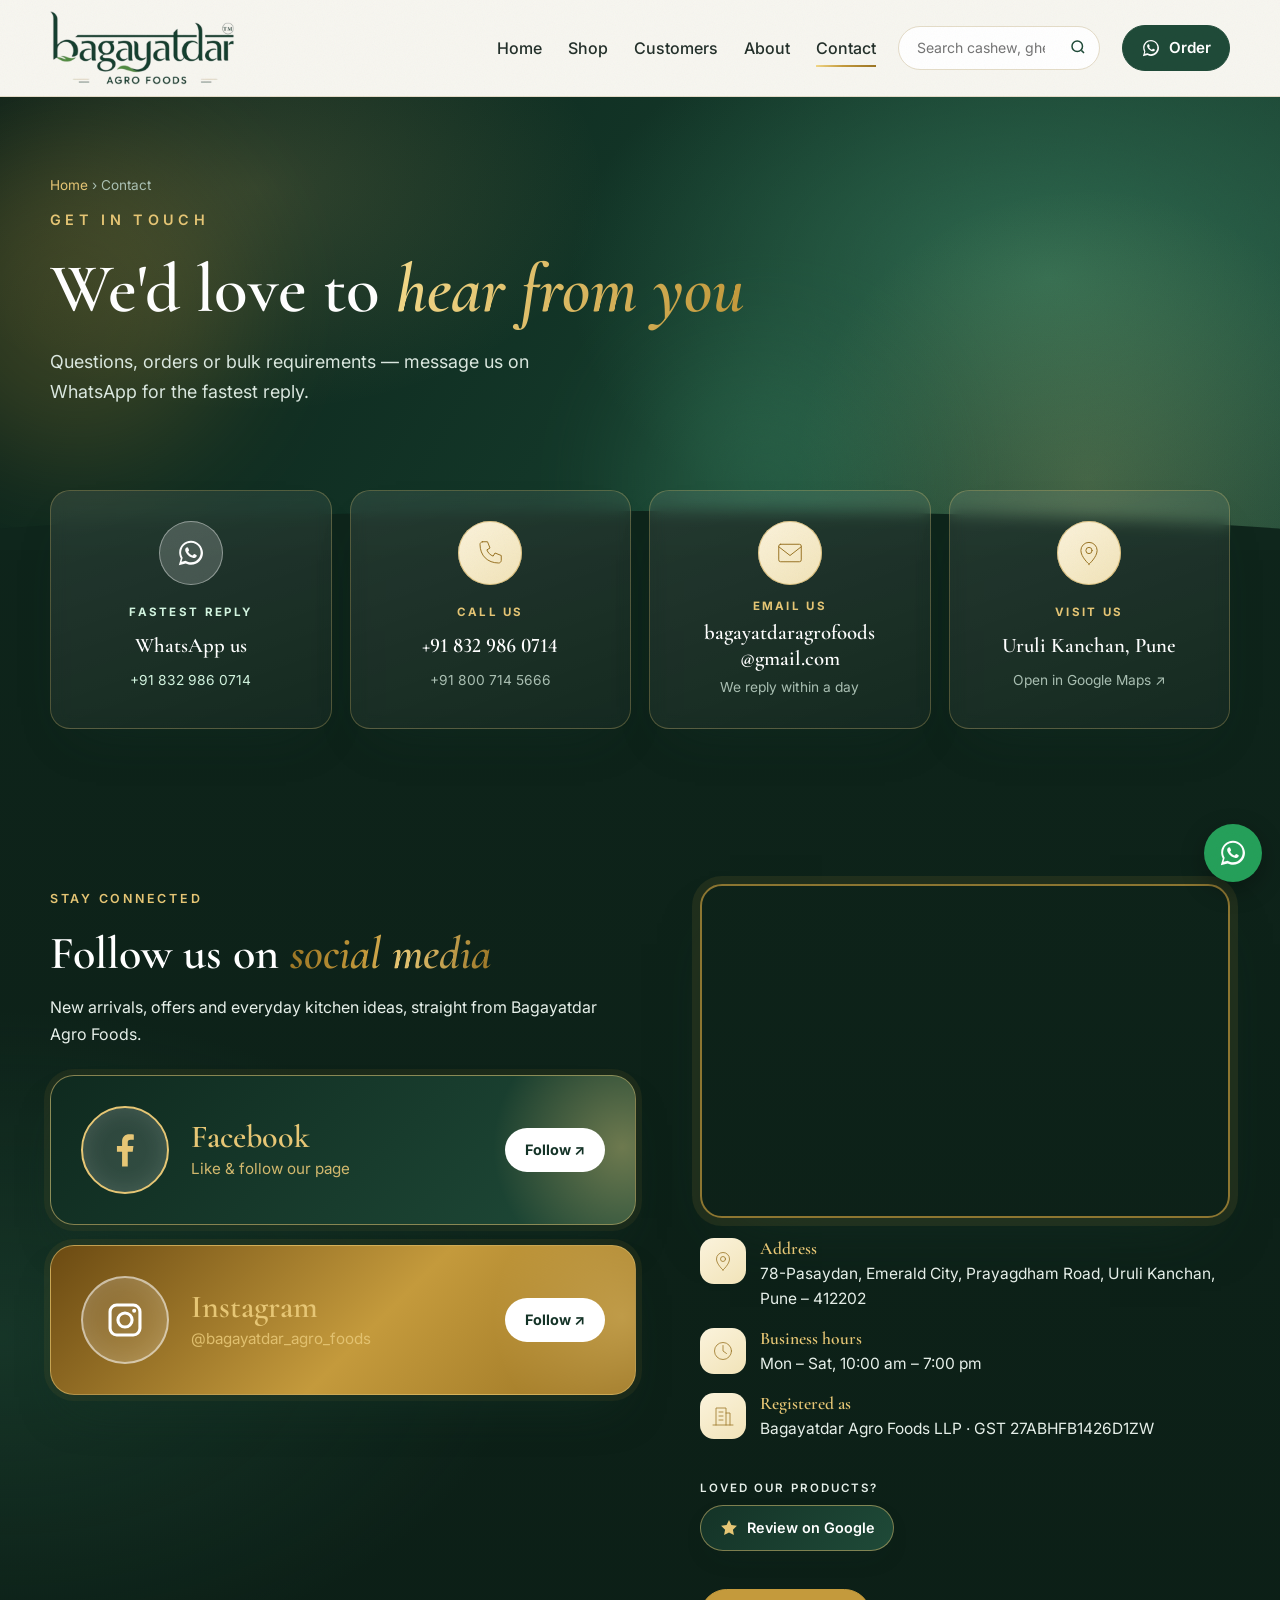
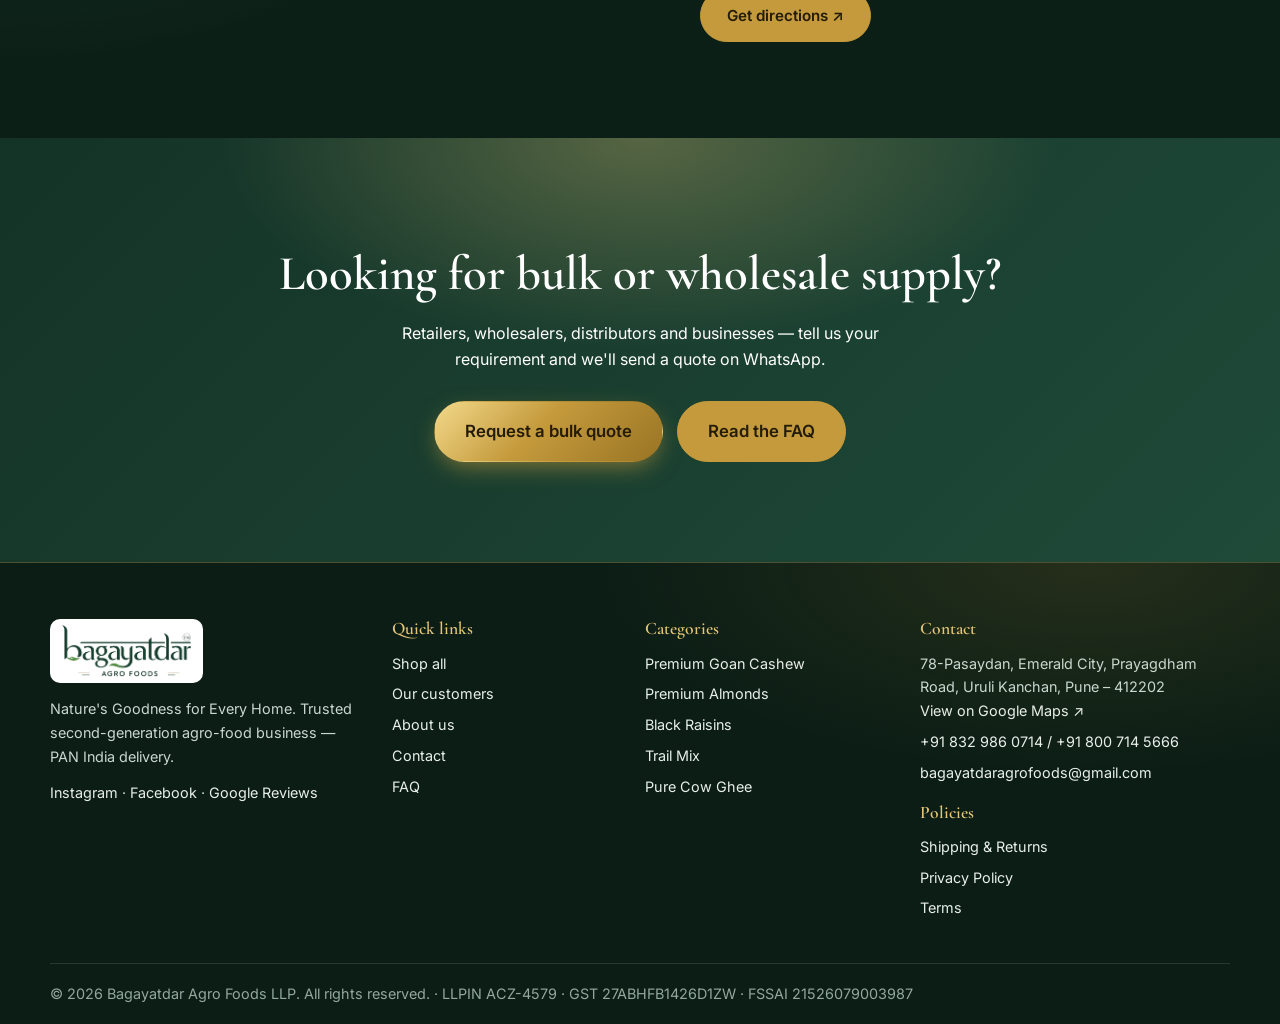
<file: contact.html>
<!doctype html>
<html lang="en">
<head><meta name="robots" content="noindex,nofollow">
<meta charset="utf-8">
<meta name="viewport" content="width=device-width,initial-scale=1">
<title>Contact Us | Bagayatdar Agro Foods</title>
<meta name="description" content="Call, WhatsApp, email or visit Bagayatdar Agro Foods in Uruli Kanchan, Pune. B2B and B2C enquiries welcome.">
<link rel="canonical" href="https://bagayatdarfoods.com/contact.html">
<meta property="og:type" content="website"><meta property="og:site_name" content="Bagayatdar Agro Foods">
<meta property="og:title" content="Contact Us | Bagayatdar Agro Foods"><meta property="og:description" content="Call, WhatsApp, email or visit Bagayatdar Agro Foods in Uruli Kanchan, Pune. B2B and B2C enquiries welcome.">
<meta property="og:image" content="https://bagayatdarfoods.com/assets/img/logo-gold.webp">
<meta name="theme-color" content="#1f4a38">
<link rel="icon" href="assets/img/logo-gold.webp">
<link rel="preconnect" href="https://fonts.googleapis.com"><link rel="preconnect" href="https://fonts.gstatic.com" crossorigin>
<link rel="stylesheet" href="https://fonts.googleapis.com/css2?family=Cormorant+Garamond:ital,wght@0,500;0,600;0,700;1,500&family=Inter:wght@400;500;600;700&display=swap">
<link rel="stylesheet" href="assets/css/style.css">
<link rel="stylesheet" href="assets/css/premium.css">
</head>
<body class="theme-dark">
<div id="site-header"></div>
<main id="main">

<section class="rich-hero compact"><div class="hero-bg"></div><span class="orb o1"></span><span class="orb o2"></span>
  <div class="wrap rh-in single"><div class="rh-txt">
    <nav class="crumbs" aria-label="Breadcrumb"><a href="index.html">Home</a> <span>›</span> Contact</nav>
    <p class="eyebrow">Get In Touch</p>
    <h1>We'd love to <em>hear from you</em></h1>
    <p class="lead">Questions, orders or bulk requirements — message us on WhatsApp for the fastest reply.</p></div></div></section>

<section class="quick-sec"><div class="wrap"><div class="quick">
  <a class="qcard wa reveal" href="https://wa.me/918329860714" target="_blank" rel="noopener"><span class="ico"><svg viewBox="0 0 32 32" width="30" height="30" fill="currentColor" aria-hidden="true"><path d="M16 3C9 3 3.4 8.6 3.4 15.5c0 2.3.6 4.4 1.7 6.3L3 29l7.4-1.9c1.8 1 3.8 1.5 5.8 1.5 7 0 12.6-5.6 12.6-12.5S23 3 16 3zm0 22.9c-1.9 0-3.700-.5-5.3-1.500l-.4-.2-4.400 1.100 1.200-4.300-.3-.4a10.400 10.400 0 1 1 9.200 5.300zm5.700-7.800c-.3-.2-1.800-.9-2.100-1s-.5-.2-.7.200-.8 1-1 1.200-.4.200-.7.100a8.500 8.500 0 0 1-4.200-3.700c-.3-.6.3-.5.9-1.700.1-.2 0-.4 0-.5l-1-2.200c-.3-.6-.5-.5-.7-.5h-.6c-.2 0-.5.100-.8.400s-1 1-1 2.500 1.100 2.900 1.200 3.100 2.100 3.300 5.200 4.600c1.900.8 2.700.9 3.600.7.6-.1 1.800-.7 2.100-1.500s.3-1.300.2-1.400-.3-.2-.6-.4z"/></svg></span><small>Fastest reply</small><b>WhatsApp us</b><span>+91 832 986 0714</span></a>
  <a class="qcard reveal" href="tel:+918329860714"><span class="ico"><svg viewBox="0 0 48 48" width="30" height="30" fill="none" stroke="currentColor" stroke-width="1.6" stroke-linecap="round" stroke-linejoin="round" aria-hidden="true"><path d="M12 6h8l4 10-5 3c2 5 5 8 10 10l3-5 10 4v8c0 2-2 4-4 4C20 40 8 28 8 10c0-2 2-4 4-4Z"/></svg></span><small>Call us</small><b>+91 832 986 0714</b><span>+91 800 714 5666</span></a>
  <a class="qcard reveal" href="mailto:bagayatdaragrofoods@gmail.com"><span class="ico"><svg viewBox="0 0 48 48" width="30" height="30" fill="none" stroke="currentColor" stroke-width="1.6" stroke-linecap="round" stroke-linejoin="round" aria-hidden="true"><rect x="6" y="10" width="36" height="28" rx="3"/><path d="m6 14 18 14 18-14"/></svg></span><small>Email us</small><b>bagayatdaragrofoods<br>@gmail.com</b><span>We reply within a day</span></a>
  <a class="qcard reveal" href="https://www.google.com/maps/place/Bagayatdar+Agro+Foods/data=!4m2!3m1!1s0x0:0xe5cfb94dfce48141?sa=X&ved=1t:2428&ictx=111" target="_blank" rel="noopener"><span class="ico"><svg viewBox="0 0 48 48" width="30" height="30" fill="none" stroke="currentColor" stroke-width="1.6" stroke-linecap="round" stroke-linejoin="round" aria-hidden="true"><path d="M24 42s13-11.5 13-22a13 13 0 0 0-26 0c0 10.500 13 22 13 22Z"/><circle cx="24" cy="20" r="5"/></svg></span><small>Visit us</small><b>Uruli Kanchan, Pune</b><span>Open in Google Maps ↗</span></a></div></div></section>

<section><div class="wrap contact-grid">
  <div class="social-feature reveal">
    <p class="eyebrow">Stay Connected</p><h2>Follow us on <em>social media</em></h2>
    <p class="muted">New arrivals, offers and everyday kitchen ideas, straight from Bagayatdar Agro Foods.</p>
    <div class="sf-cards">
      <a class="sf-card sf-fb" href="https://www.facebook.com/share/18FYfjtgso/" target="_blank" rel="noopener"><span class="sf-ico"><svg viewBox="0 0 24 24" width="44" height="44" fill="currentColor" aria-hidden="true"><path d="M13.5 21v-8h2.7l.4-3.2h-3.1V7.9c0-.9.3-1.5 1.6-1.5h1.7V3.5c-.3 0-1.3-.1-2.4-.1-2.4 0-4 1.4-4 4.1v2.3H7.6V13h2.8v8h3.1Z"/></svg></span><span class="sf-body"><b>Facebook</b><small>Like &amp; follow our page</small></span><span class="sf-go">Follow ↗</span></a>
      <a class="sf-card sf-ig" href="https://www.instagram.com/bagayatdar_agro_foods" target="_blank" rel="noopener"><span class="sf-ico"><svg viewBox="0 0 24 24" width="44" height="44" fill="currentColor" aria-hidden="true"><path d="M12 7.3A4.7 4.7 0 1 0 12 16.7 4.7 4.7 0 0 0 12 7.3Zm0 7.7a3 3 0 1 1 0-6 3 3 0 0 1 0 6Z"/><circle cx="17" cy="7" r="1.1"/><path d="M16.5 3h-9A4.5 4.5 0 0 0 3 7.5v9A4.5 4.5 0 0 0 7.5 21h9a4.5 4.5 0 0 0 4.5-4.5v-9A4.5 4.5 0 0 0 16.5 3Zm2.8 13.5a2.8 2.8 0 0 1-2.8 2.8h-9a2.8 2.8 0 0 1-2.8-2.8v-9a2.8 2.8 0 0 1 2.8-2.8h9a2.8 2.8 0 0 1 2.8 2.8v9Z"/></svg></span><span class="sf-body"><b>Instagram</b><small>@bagayatdar_agro_foods</small></span><span class="sf-go">Follow ↗</span></a>
    </div></div>
  <div class="reveal info-side">
    <div class="map-frame"><iframe class="map" title="Map of Bagayatdar Agro Foods" loading="lazy" referrerpolicy="no-referrer-when-downgrade" src="https://www.google.com/maps?q=Bagayatdar+Agro+Foods,+Emerald+City,+Prayagdham+Road,+Uruli+Kanchan,+Pune+412202&output=embed"></iframe></div>
    <ul class="details">
      <li><span class="ico sm"><svg viewBox="0 0 48 48" width="30" height="30" fill="none" stroke="currentColor" stroke-width="1.6" stroke-linecap="round" stroke-linejoin="round" aria-hidden="true"><path d="M24 42s13-11.5 13-22a13 13 0 0 0-26 0c0 10.500 13 22 13 22Z"/><circle cx="24" cy="20" r="5"/></svg></span><div><b>Address</b>78-Pasaydan, Emerald City, Prayagdham Road, Uruli Kanchan, Pune – 412202</div></li>
      <li><span class="ico sm"><svg viewBox="0 0 48 48" width="30" height="30" fill="none" stroke="currentColor" stroke-width="1.6" stroke-linecap="round" stroke-linejoin="round" aria-hidden="true"><circle cx="24" cy="24" r="17"/><path d="M24 13v11l7 5"/></svg></span><div><b>Business hours</b>Mon – Sat, 10:00 am – 7:00 pm</div></li>
      <li><span class="ico sm"><svg viewBox="0 0 48 48" width="30" height="30" fill="none" stroke="currentColor" stroke-width="1.6" stroke-linecap="round" stroke-linejoin="round" aria-hidden="true"><path d="M10 42V8h20v34M30 18h8v24M4 42h40M16 16h8M16 24h8M16 32h8"/></svg></span><div><b>Registered as</b>Bagayatdar Agro Foods LLP · GST 27ABHFB1426D1ZW</div></li></ul>

    <div class="follow"><p class="follow-t">Loved our products?</p><div class="follow-row">
      <a class="soc-btn soc-g" href="https://g.page/r/CUGB5PxNuc_lEBM/review" target="_blank" rel="noopener"><svg viewBox="0 0 24 24" width="20" height="20" fill="currentColor" aria-hidden="true"><path d="m12 2.500 2.900 6 6.600.9-4.800 4.600 1.200 6.500L12 17.300l-5.900 3.200 1.200-6.500L2.500 9.400l6.600-.9L12 2.500Z"/></svg>Review on Google</a>
    </div></div>
    <a class="btn btn-ghost" href="https://www.google.com/maps/place/Bagayatdar+Agro+Foods/data=!4m2!3m1!1s0x0:0xe5cfb94dfce48141?sa=X&ved=1t:2428&ictx=111" target="_blank" rel="noopener">Get directions ↗</a></div></div></section>

<section class="cta-band"><div class="wrap reveal"><h2>Looking for bulk or wholesale supply?</h2><p>Retailers, wholesalers, distributors and businesses — tell us your requirement and we'll send a quote on WhatsApp.</p>
  <div class="cta"><a class="btn btn-gold btn-lg" href="https://wa.me/918329860714?text=Hello%20Bagayatdar%20Agro%20Foods%2C%20I%20have%20a%20bulk%20requirement." target="_blank" rel="noopener">Request a bulk quote</a><a class="btn btn-ghost btn-lg" href="faq.html">Read the FAQ</a></div></div></section>
</main>
<div id="site-footer"></div>
<script src="assets/js/data.js"></script>
<script src="assets/js/products.js"></script>
<script src="assets/js/app.js"></script>
<script src="assets/js/premium.js"></script>
</body></html>
</file>
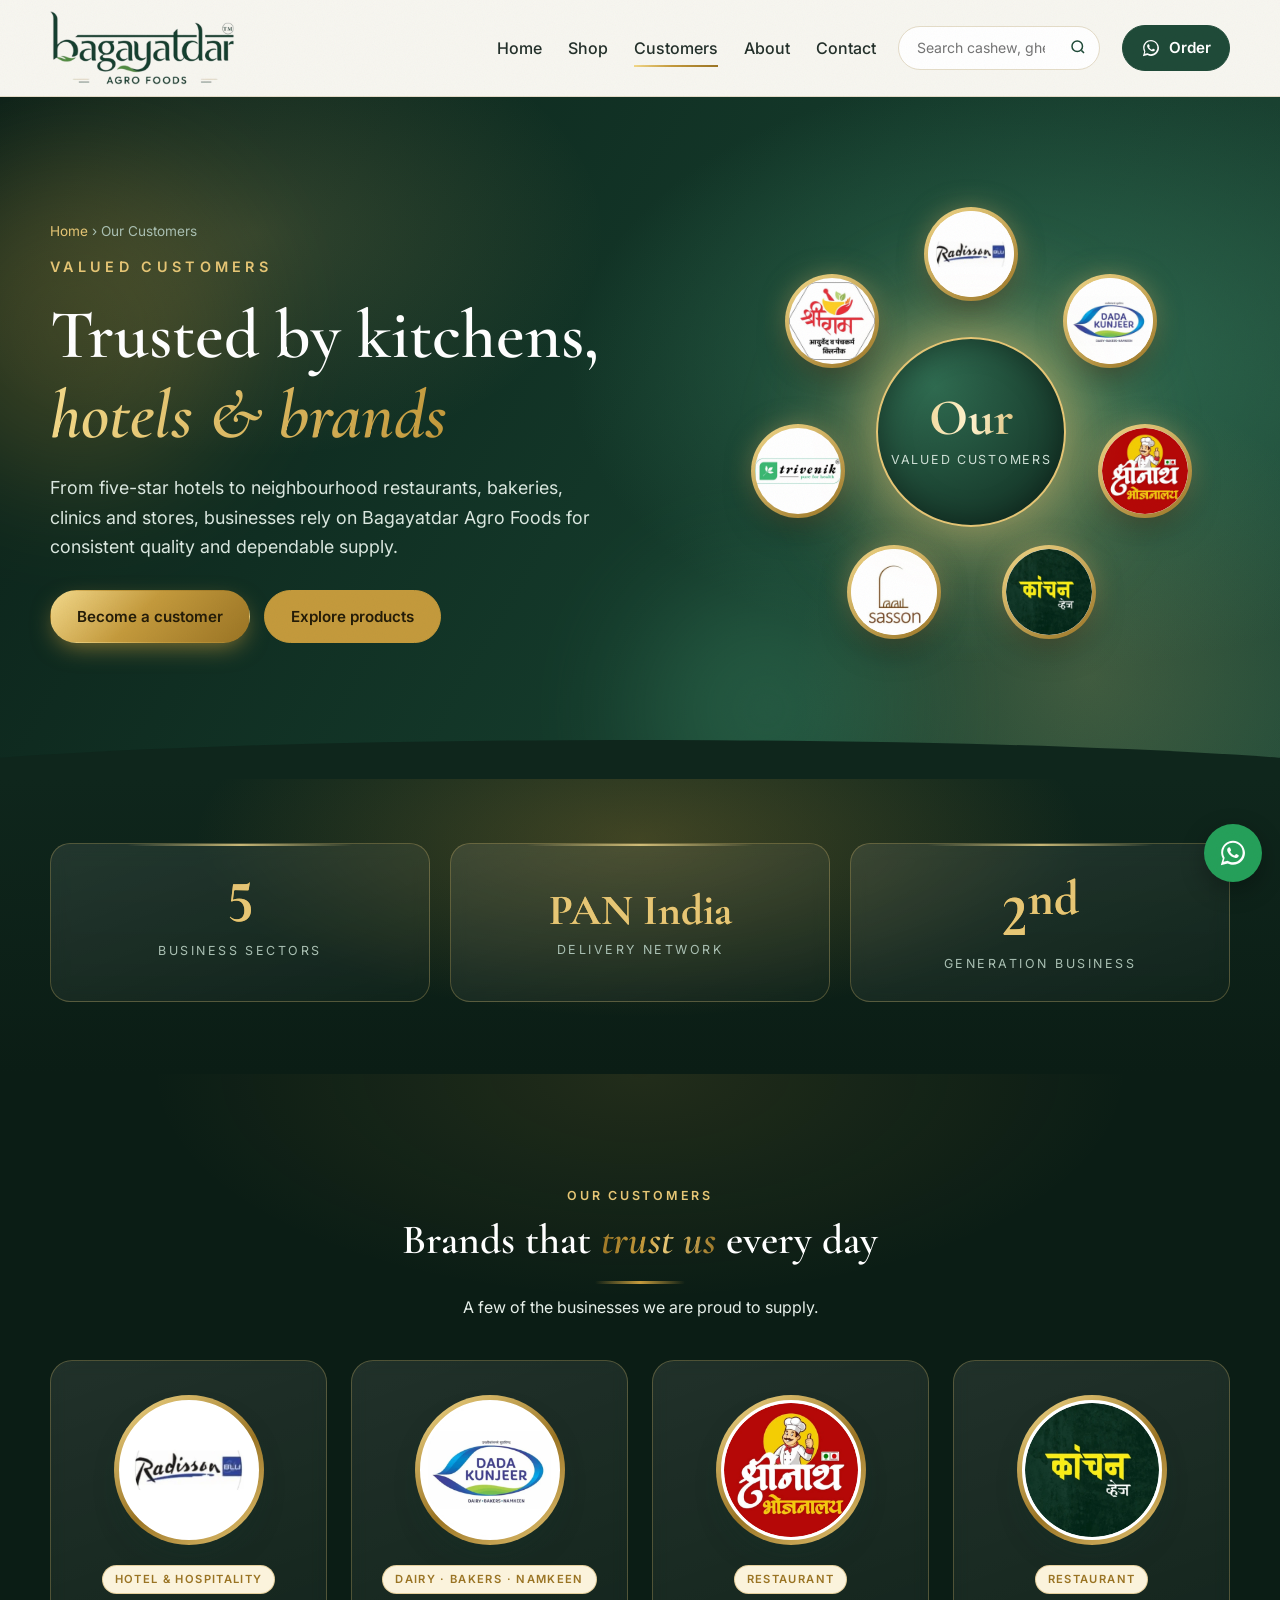
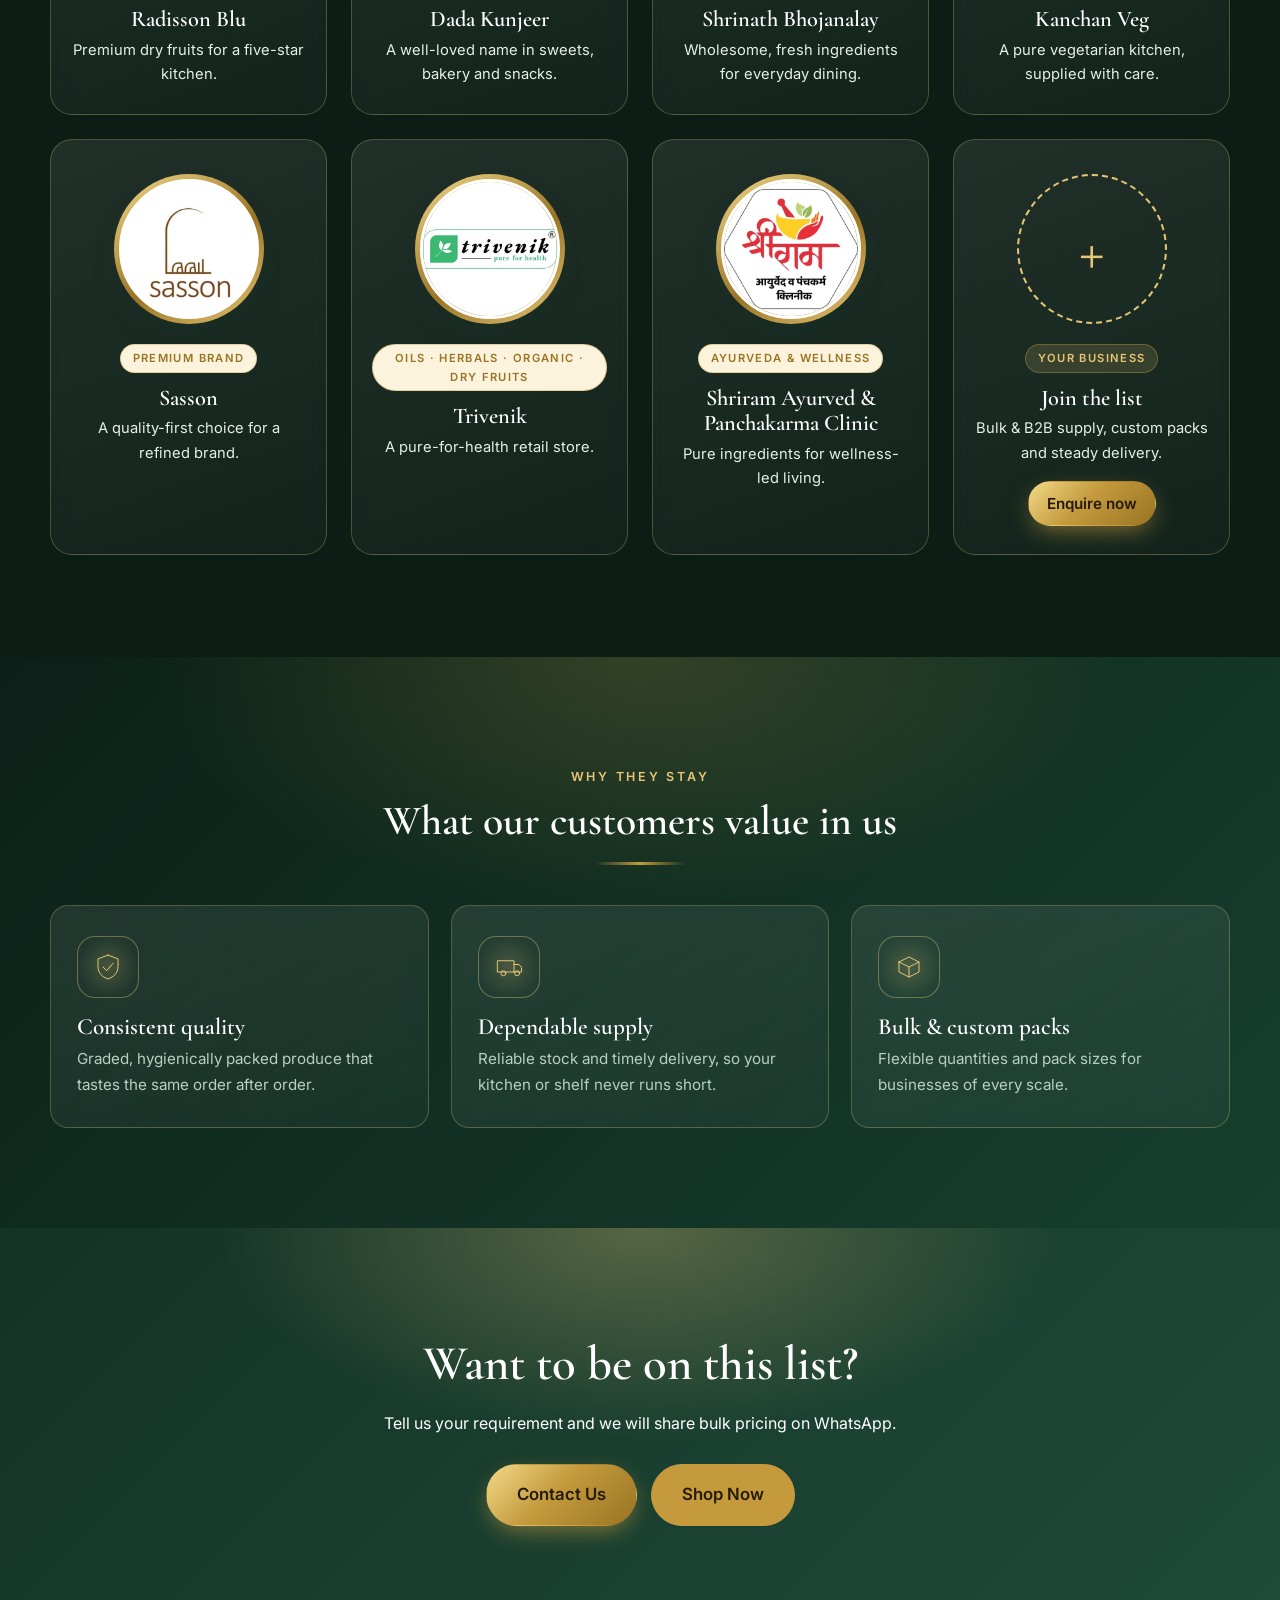
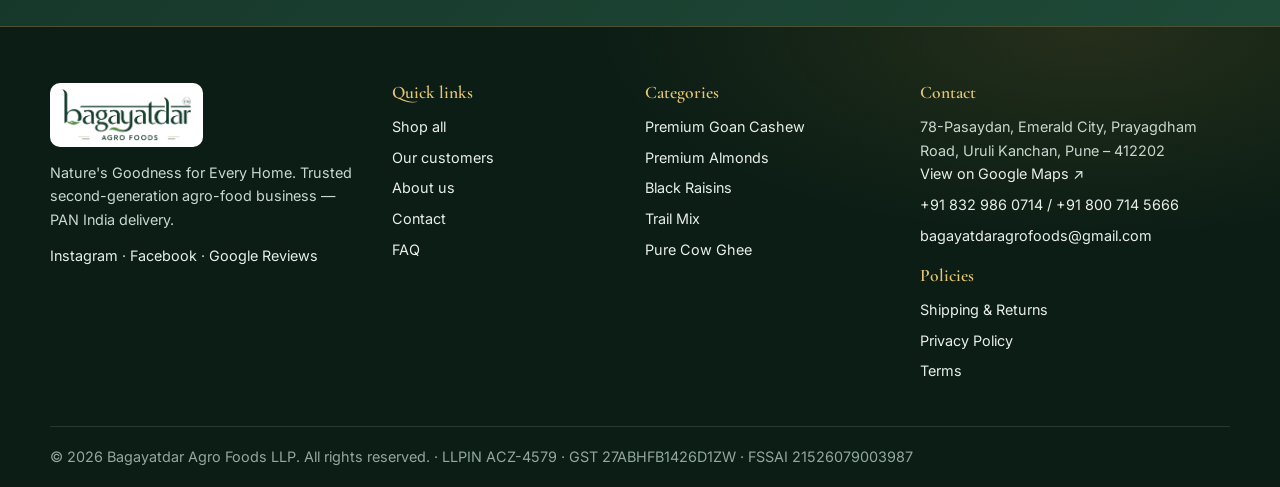
<file: customers.html>
<!doctype html>
<html lang="en">
<head><meta name="robots" content="noindex,nofollow">
<meta charset="utf-8">
<meta name="viewport" content="width=device-width,initial-scale=1">
<title>Our Customers | Bagayatdar Agro Foods</title>
<meta name="description" content="Hotels, restaurants, bakeries, clinics and retailers trust Bagayatdar Agro Foods for premium Goa cashew, cow ghee and dry fruits. See who we supply.">
<link rel="canonical" href="https://bagayatdarfoods.com/customers.html">
<meta property="og:type" content="website"><meta property="og:site_name" content="Bagayatdar Agro Foods">
<meta property="og:title" content="Our Customers | Bagayatdar Agro Foods"><meta property="og:description" content="Hotels, restaurants, bakeries, clinics and retailers trust Bagayatdar Agro Foods for premium Goa cashew, cow ghee and dry fruits. See who we supply.">
<meta property="og:image" content="https://bagayatdarfoods.com/assets/img/logo-gold.webp">
<meta name="theme-color" content="#1f4a38">
<link rel="icon" href="assets/img/logo-gold.webp">
<link rel="preconnect" href="https://fonts.googleapis.com"><link rel="preconnect" href="https://fonts.gstatic.com" crossorigin>
<link rel="stylesheet" href="https://fonts.googleapis.com/css2?family=Cormorant+Garamond:ital,wght@0,500;0,600;0,700;1,500&family=Inter:wght@400;500;600;700&display=swap">
<link rel="stylesheet" href="assets/css/style.css">
<link rel="stylesheet" href="assets/css/premium.css">
</head>
<body class="theme-dark">
<div id="site-header"></div>
<main id="main">
<section class="rich-hero"><div class="hero-bg"></div><span class="orb o1"></span><span class="orb o2"></span>
  <div class="wrap rh-in"><div class="rh-txt">
    <nav class="crumbs" aria-label="Breadcrumb"><a href="index.html">Home</a> <span>›</span> Our Customers</nav>
    <p class="eyebrow">Valued Customers</p>
    <h1>Trusted by kitchens, <em>hotels &amp; brands</em></h1>
    <p class="lead">From five-star hotels to neighbourhood restaurants, bakeries, clinics and stores, businesses rely on Bagayatdar Agro Foods for consistent quality and dependable supply.</p>
    <div class="cta"><a class="btn btn-gold" href="contact.html">Become a customer</a><a class="btn btn-ghost" href="shop.html">Explore products</a></div></div>
  <div class="rh-art cust-art"><span class="halo"></span><span class="orbit-logo" style="--x:0.000;--y:-1.000;animation-delay:-0.0s"><img src="assets/img/customers/radisson-blu.webp" alt=""></span><span class="orbit-logo" style="--x:0.782;--y:-0.623;animation-delay:-0.9s"><img src="assets/img/customers/dada-kunjeer.webp" alt=""></span><span class="orbit-logo" style="--x:0.975;--y:0.223;animation-delay:-1.8s"><img src="assets/img/customers/shrinath-bhojanalay.webp" alt=""></span><span class="orbit-logo" style="--x:0.434;--y:0.901;animation-delay:-2.7s"><img src="assets/img/customers/kanchan-veg.webp" alt=""></span><span class="orbit-logo" style="--x:-0.434;--y:0.901;animation-delay:-3.6s"><img src="assets/img/customers/sasson.webp" alt=""></span><span class="orbit-logo" style="--x:-0.975;--y:0.223;animation-delay:-4.5s"><img src="assets/img/customers/trivenik.webp" alt=""></span><span class="orbit-logo" style="--x:-0.782;--y:-0.623;animation-delay:-5.4s"><img src="assets/img/customers/shriram-clinic.webp" alt=""></span><div class="cust-core"><b>Our</b><span>Valued customers</span></div></div></div></section>

<section class="stats three"><span class="stats-glow"></span><div class="wrap"><ul>
  <li class="reveal"><b data-count="5">5</b><span class="lbl">Business sectors</span></li>
  <li class="reveal"><b class="txt">PAN India</b><span class="lbl">Delivery network</span></li>
  <li class="reveal"><b>2<sup>nd</sup></b><span class="lbl">Generation business</span></li></ul></div></section>

<section class="cust-sec"><div class="wrap"><div class="sec-head reveal"><p class="eyebrow">Our Customers</p><h2>Brands that <em>trust us</em> every day</h2><p>A few of the businesses we are proud to supply.</p></div>
  <div class="cust-grid">
    <article class="cust reveal"><div class="cust-logo"><img src="assets/img/customers/radisson-blu.webp" alt="Radisson Blu logo" width="210" height="210" loading="lazy"></div><span class="cust-tag">Hotel & Hospitality</span><h3>Radisson Blu</h3><p>Premium dry fruits for a five-star kitchen.</p></article>
    <article class="cust reveal"><div class="cust-logo"><img src="assets/img/customers/dada-kunjeer.webp" alt="Dada Kunjeer logo" width="210" height="210" loading="lazy"></div><span class="cust-tag">Dairy · Bakers · Namkeen</span><h3>Dada Kunjeer</h3><p>A well-loved name in sweets, bakery and snacks.</p></article>
    <article class="cust reveal"><div class="cust-logo"><img src="assets/img/customers/shrinath-bhojanalay.webp" alt="Shrinath Bhojanalay logo" width="210" height="210" loading="lazy"></div><span class="cust-tag">Restaurant</span><h3>Shrinath Bhojanalay</h3><p>Wholesome, fresh ingredients for everyday dining.</p></article>
    <article class="cust reveal"><div class="cust-logo"><img src="assets/img/customers/kanchan-veg.webp" alt="Kanchan Veg logo" width="210" height="210" loading="lazy"></div><span class="cust-tag">Restaurant</span><h3>Kanchan Veg</h3><p>A pure vegetarian kitchen, supplied with care.</p></article>
    <article class="cust reveal"><div class="cust-logo"><img src="assets/img/customers/sasson.webp" alt="Sasson logo" width="210" height="210" loading="lazy"></div><span class="cust-tag">Premium Brand</span><h3>Sasson</h3><p>A quality-first choice for a refined brand.</p></article>
    <article class="cust reveal"><div class="cust-logo"><img src="assets/img/customers/trivenik.webp" alt="Trivenik logo" width="210" height="210" loading="lazy"></div><span class="cust-tag">Oils · Herbals · Organic · Dry Fruits</span><h3>Trivenik</h3><p>A pure-for-health retail store.</p></article>
    <article class="cust reveal"><div class="cust-logo"><img src="assets/img/customers/shriram-clinic.webp" alt="Shriram Ayurved & Panchakarma Clinic logo" width="210" height="210" loading="lazy"></div><span class="cust-tag">Ayurveda &amp; Wellness</span><h3>Shriram Ayurved &amp; Panchakarma Clinic</h3><p>Pure ingredients for wellness-led living.</p></article>
    <article class="cust cust-more reveal"><div class="cust-logo plus"><span>+</span></div><span class="cust-tag">Your business</span><h3>Join the list</h3><p>Bulk &amp; B2B supply, custom packs and steady delivery.</p><a class="btn btn-sm btn-gold" href="contact.html">Enquire now</a></article>
  </div></div></section>

<section class="dark-sec"><div class="wrap"><div class="sec-head reveal"><p class="eyebrow">Why They Stay</p><h2>What our customers value in us</h2></div>
  <div class="feat-grid">
    <div class="feat dark reveal"><span class="ico"><svg viewBox="0 0 48 48" width="30" height="30" fill="none" stroke="currentColor" stroke-width="1.6" stroke-linecap="round" stroke-linejoin="round" aria-hidden="true"><path d="M24 5 8 11v12c0 11 7 17 16 20 9-3 16-9 16-20V11L24 5Z"/><path d="m16 24 6 6 10-12"/></svg></span><h3>Consistent quality</h3><p>Graded, hygienically packed produce that tastes the same order after order.</p></div>
    <div class="feat dark reveal"><span class="ico"><svg viewBox="0 0 48 48" width="30" height="30" fill="none" stroke="currentColor" stroke-width="1.6" stroke-linecap="round" stroke-linejoin="round" aria-hidden="true"><path d="M6 14h26v18H6zM32 20h8l4 5v7H32"/><circle cx="15" cy="34" r="4"/><circle cx="37" cy="34" r="4"/></svg></span><h3>Dependable supply</h3><p>Reliable stock and timely delivery, so your kitchen or shelf never runs short.</p></div>
    <div class="feat dark reveal"><span class="ico"><svg viewBox="0 0 48 48" width="30" height="30" fill="none" stroke="currentColor" stroke-width="1.6" stroke-linecap="round" stroke-linejoin="round" aria-hidden="true"><path d="M8 16 24 8l16 8v16L24 40 8 32V16Z"/><path d="m8 16 16 8 16-8M24 24v16"/></svg></span><h3>Bulk &amp; custom packs</h3><p>Flexible quantities and pack sizes for businesses of every scale.</p></div></div></div></section>

<section class="cta-band"><div class="wrap reveal"><h2>Want to be on this list?</h2><p>Tell us your requirement and we will share bulk pricing on WhatsApp.</p>
  <div class="cta"><a class="btn btn-gold btn-lg" href="contact.html">Contact Us</a><a class="btn btn-ghost btn-lg" href="shop.html">Shop Now</a></div></div></section>
</main>
<div id="site-footer"></div>
<script src="assets/js/data.js"></script>
<script src="assets/js/products.js"></script>
<script src="assets/js/app.js"></script>
<script src="assets/js/premium.js"></script>
</body></html>
</file>
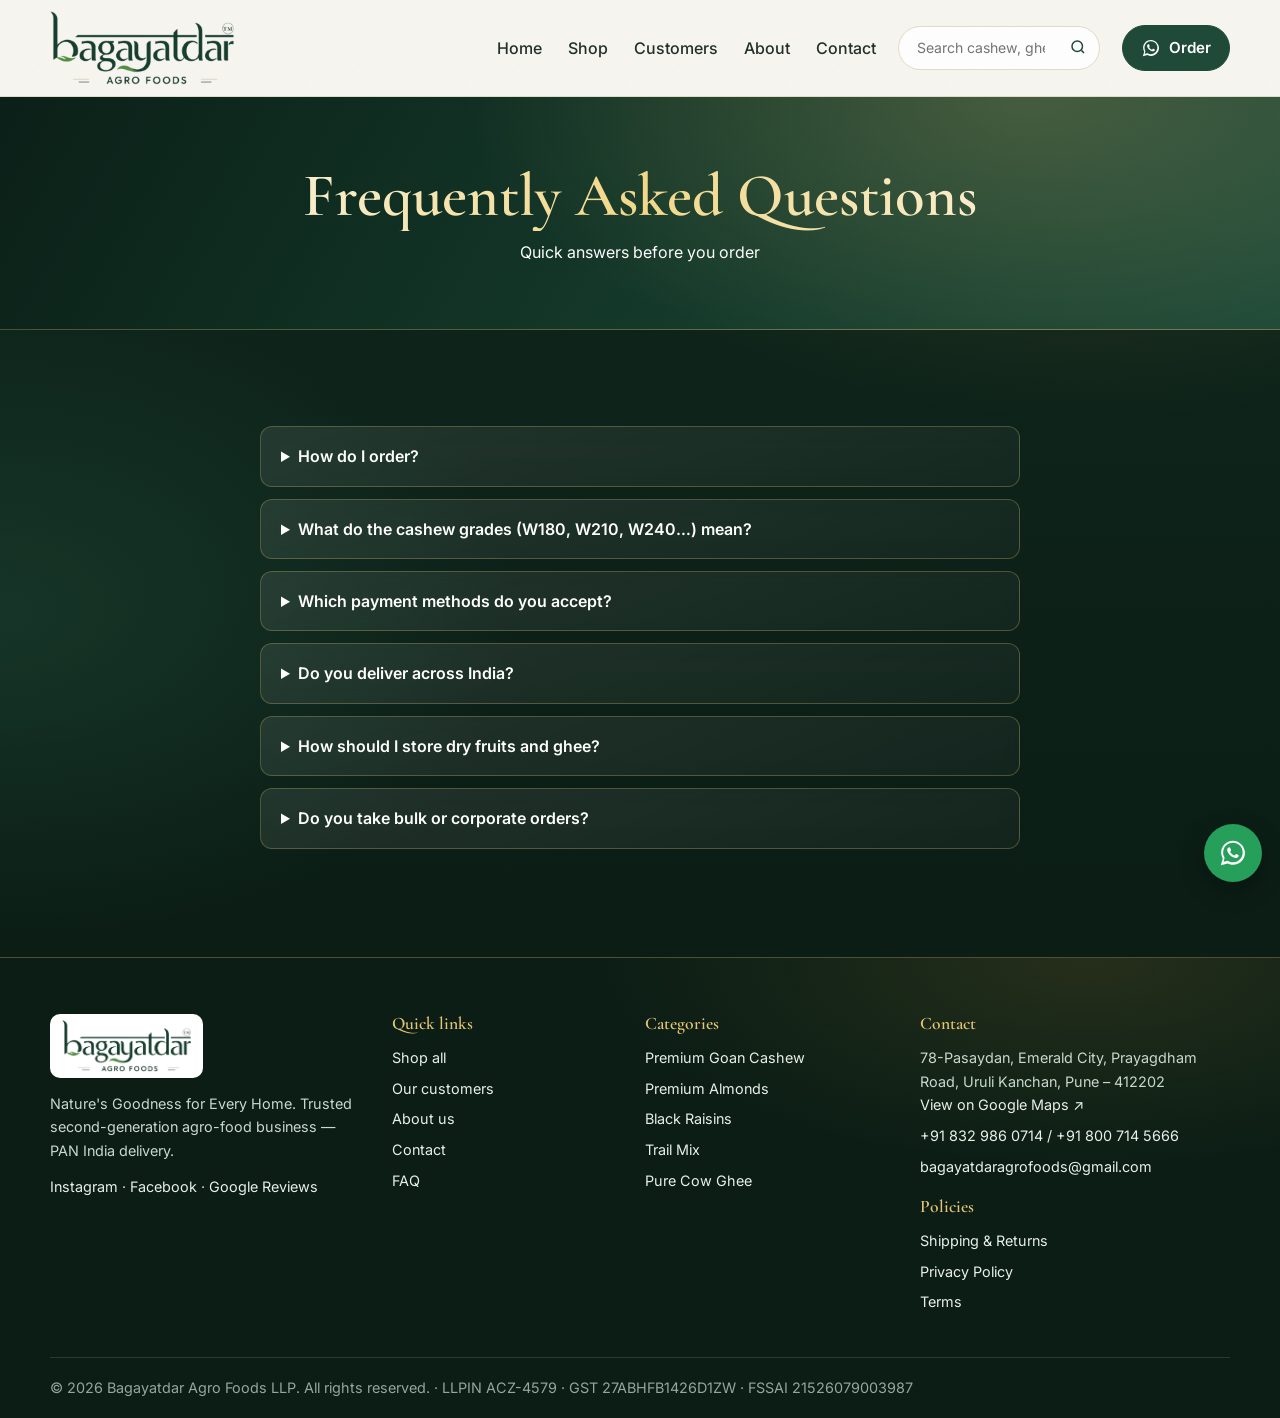
<file: faq.html>
<!doctype html>
<html lang="en">
<head><meta name="robots" content="noindex,nofollow">
<meta charset="utf-8">
<meta name="viewport" content="width=device-width,initial-scale=1">
<title>FAQ | Bagayatdar Agro Foods</title>
<meta name="description" content="Answers about ordering, grades, delivery and storage.">
<link rel="canonical" href="https://bagayatdarfoods.com/faq.html">
<meta property="og:type" content="website"><meta property="og:site_name" content="Bagayatdar Agro Foods">
<meta property="og:title" content="FAQ | Bagayatdar Agro Foods"><meta property="og:description" content="Answers about ordering, grades, delivery and storage.">
<meta property="og:image" content="https://bagayatdarfoods.com/assets/img/logo-gold.webp">
<meta name="theme-color" content="#1f4a38">
<link rel="icon" href="assets/img/logo-gold.webp">
<link rel="preconnect" href="https://fonts.googleapis.com"><link rel="preconnect" href="https://fonts.gstatic.com" crossorigin>
<link rel="stylesheet" href="https://fonts.googleapis.com/css2?family=Cormorant+Garamond:ital,wght@0,500;0,600;0,700;1,500&family=Inter:wght@400;500;600;700&display=swap">
<link rel="stylesheet" href="assets/css/style.css">
<link rel="stylesheet" href="assets/css/premium.css">
</head>
<body class="theme-dark">
<div id="site-header"></div>
<main id="main">
<div class="page-head"><div class="wrap"><h1>Frequently Asked Questions</h1><p>Quick answers before you order</p></div></div>

<section><div class="wrap prose">
<details><summary>How do I order?</summary><p>Choose a product and pack size, then tap “Order on WhatsApp”. A pre-filled message opens in WhatsApp; add your name and address and send. We confirm availability, delivery and payment on chat.</p></details>
<details><summary>What do the cashew grades (W180, W210, W240…) mean?</summary><p>They are standard trade grades. W grades are whole white kernels — lower numbers mean larger kernels. Other grades (DS1, JB1, BB1) are splits and pieces suited to hotels, sweets and cooking.</p></details>
<details><summary>Which payment methods do you accept?</summary><p>UPI and bank transfer.</p></details>
<details><summary>Do you deliver across India?</summary><p>Yes — we proudly provide PAN India delivery. Charges and timelines are confirmed on WhatsApp.</p></details>
<details><summary>How should I store dry fruits and ghee?</summary><p>Keep sealed in a cool, dry place; use a clean, dry spoon for ghee. Refrigerate cashew after opening for longer freshness.</p></details>
<details><summary>Do you take bulk or corporate orders?</summary><p>Yes — we supply retailers, wholesalers, distributors and businesses. Please <a href="contact.html">contact us</a> or message us on WhatsApp with your requirement.</p></details></div></section></main>
<div id="site-footer"></div>
<script src="assets/js/data.js"></script>
<script src="assets/js/products.js"></script>
<script src="assets/js/app.js"></script>
<script src="assets/js/premium.js"></script>
</body></html>
</file>
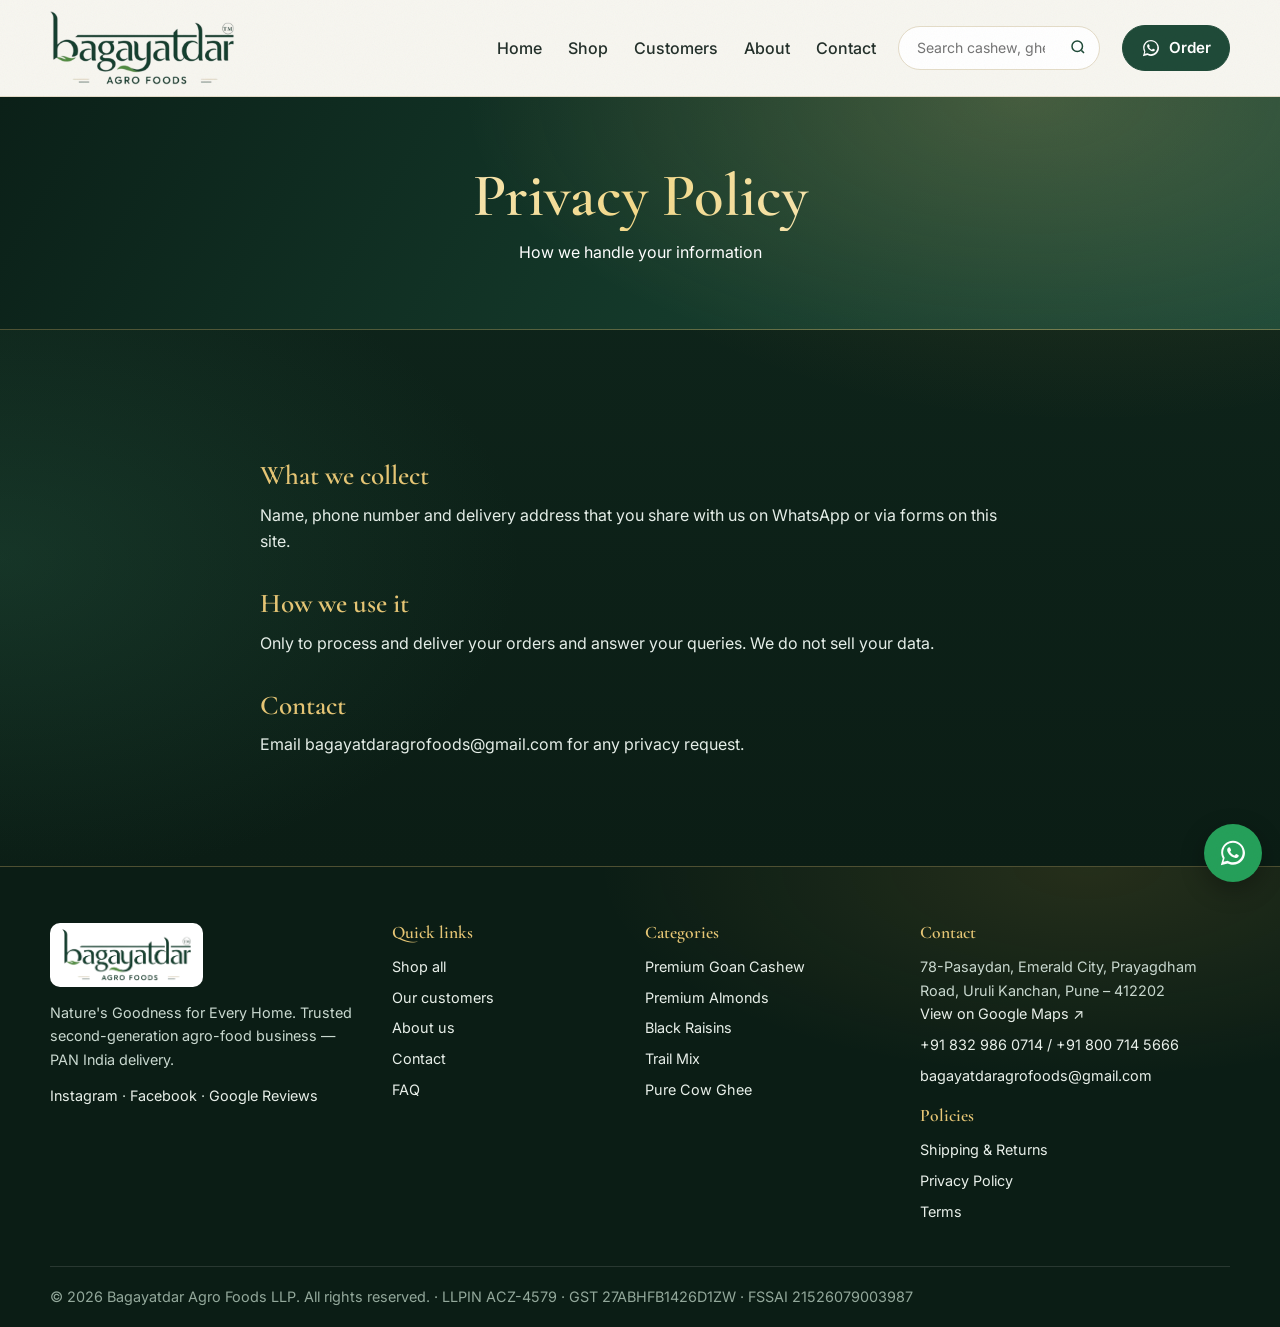
<file: privacy.html>
<!doctype html>
<html lang="en">
<head><meta name="robots" content="noindex,nofollow">
<meta charset="utf-8">
<meta name="viewport" content="width=device-width,initial-scale=1">
<title>Privacy Policy | Bagayatdar Agro Foods</title>
<meta name="description" content="How we handle your information">
<link rel="canonical" href="https://bagayatdarfoods.com/privacy.html">
<meta property="og:type" content="website"><meta property="og:site_name" content="Bagayatdar Agro Foods">
<meta property="og:title" content="Privacy Policy | Bagayatdar Agro Foods"><meta property="og:description" content="How we handle your information">
<meta property="og:image" content="https://bagayatdarfoods.com/assets/img/logo-gold.webp">
<meta name="theme-color" content="#1f4a38">
<link rel="icon" href="assets/img/logo-gold.webp">
<link rel="preconnect" href="https://fonts.googleapis.com"><link rel="preconnect" href="https://fonts.gstatic.com" crossorigin>
<link rel="stylesheet" href="https://fonts.googleapis.com/css2?family=Cormorant+Garamond:ital,wght@0,500;0,600;0,700;1,500&family=Inter:wght@400;500;600;700&display=swap">
<link rel="stylesheet" href="assets/css/style.css">
<link rel="stylesheet" href="assets/css/premium.css">
</head>
<body class="theme-dark">
<div id="site-header"></div>
<main id="main">
<div class="page-head"><div class="wrap"><h1>Privacy Policy</h1><p>How we handle your information</p></div></div>
<section><div class="wrap prose"><h2>What we collect</h2><p>Name, phone number and delivery address that you share with us on WhatsApp or via forms on this site.</p><h2>How we use it</h2><p>Only to process and deliver your orders and answer your queries. We do not sell your data.</p><h2>Contact</h2><p>Email bagayatdaragrofoods@gmail.com for any privacy request.</p></div></section></main>
<div id="site-footer"></div>
<script src="assets/js/data.js"></script>
<script src="assets/js/products.js"></script>
<script src="assets/js/app.js"></script>
<script src="assets/js/premium.js"></script>
</body></html>
</file>
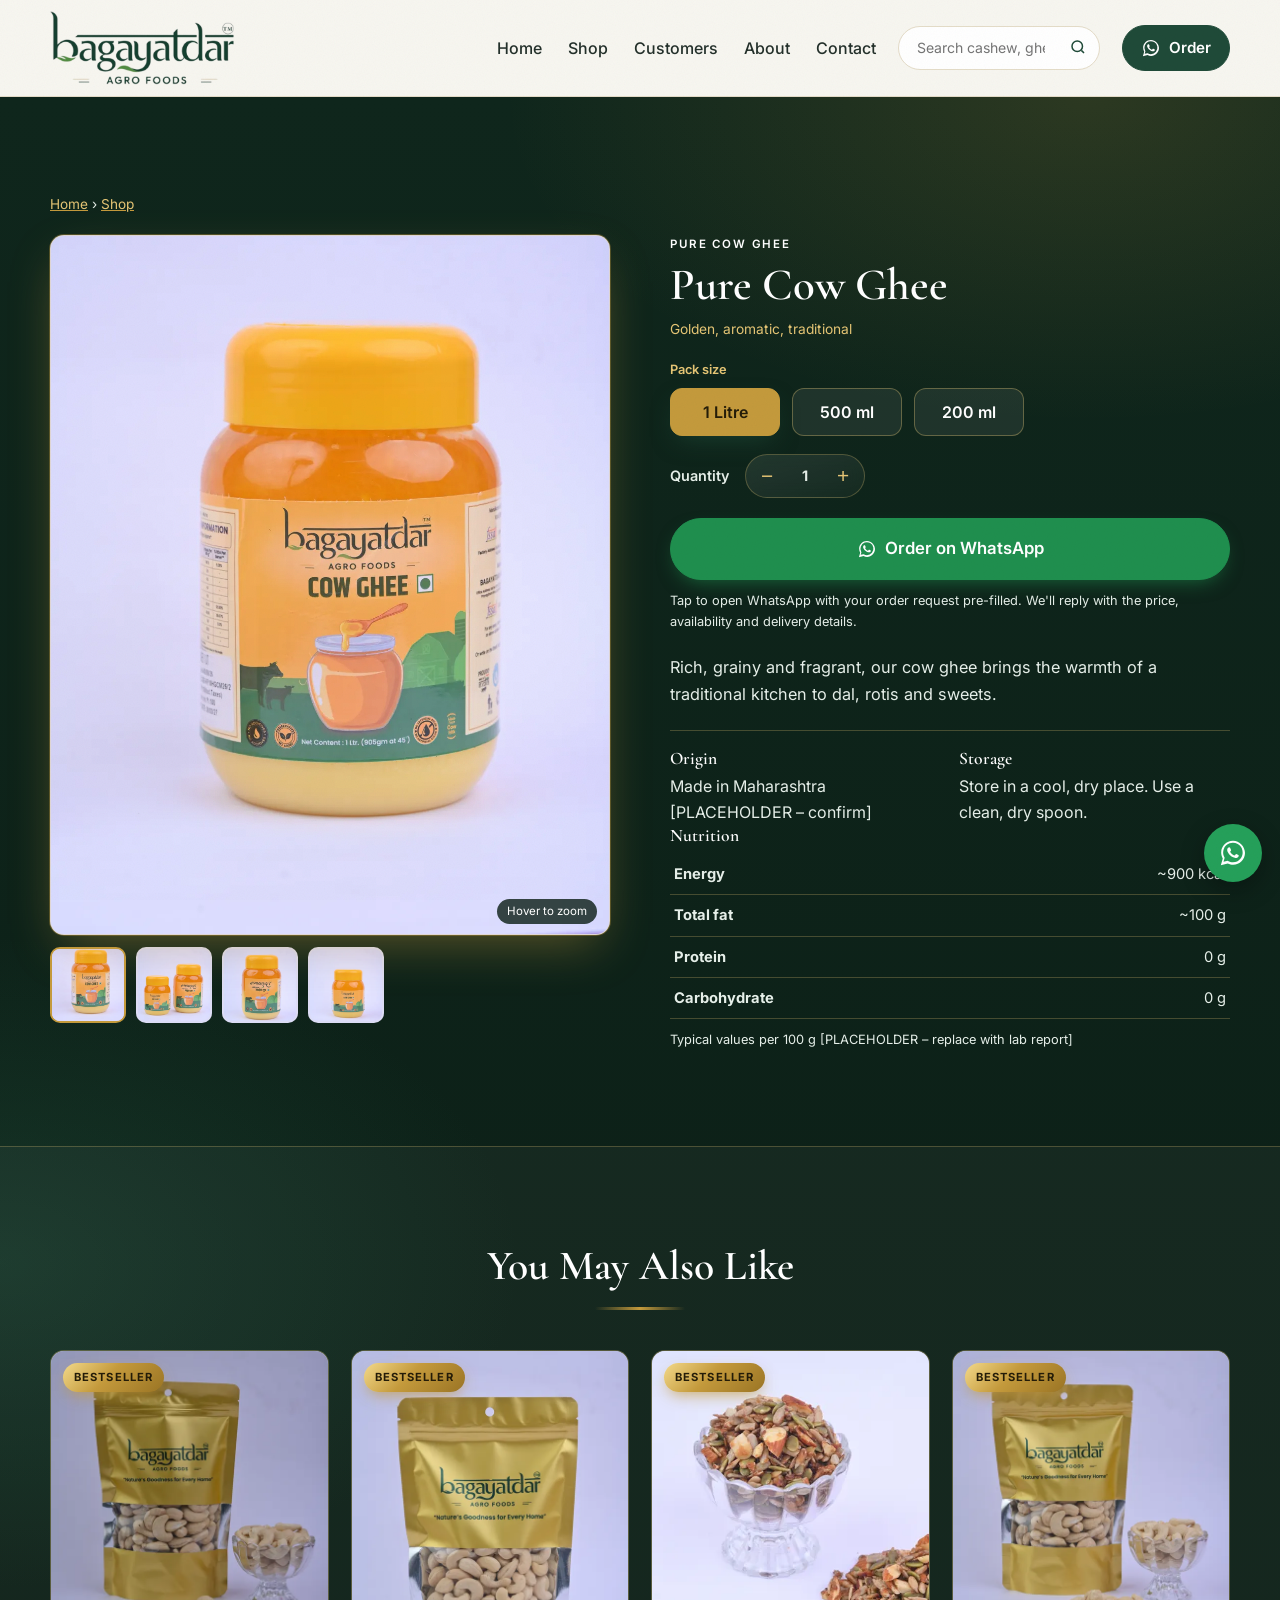
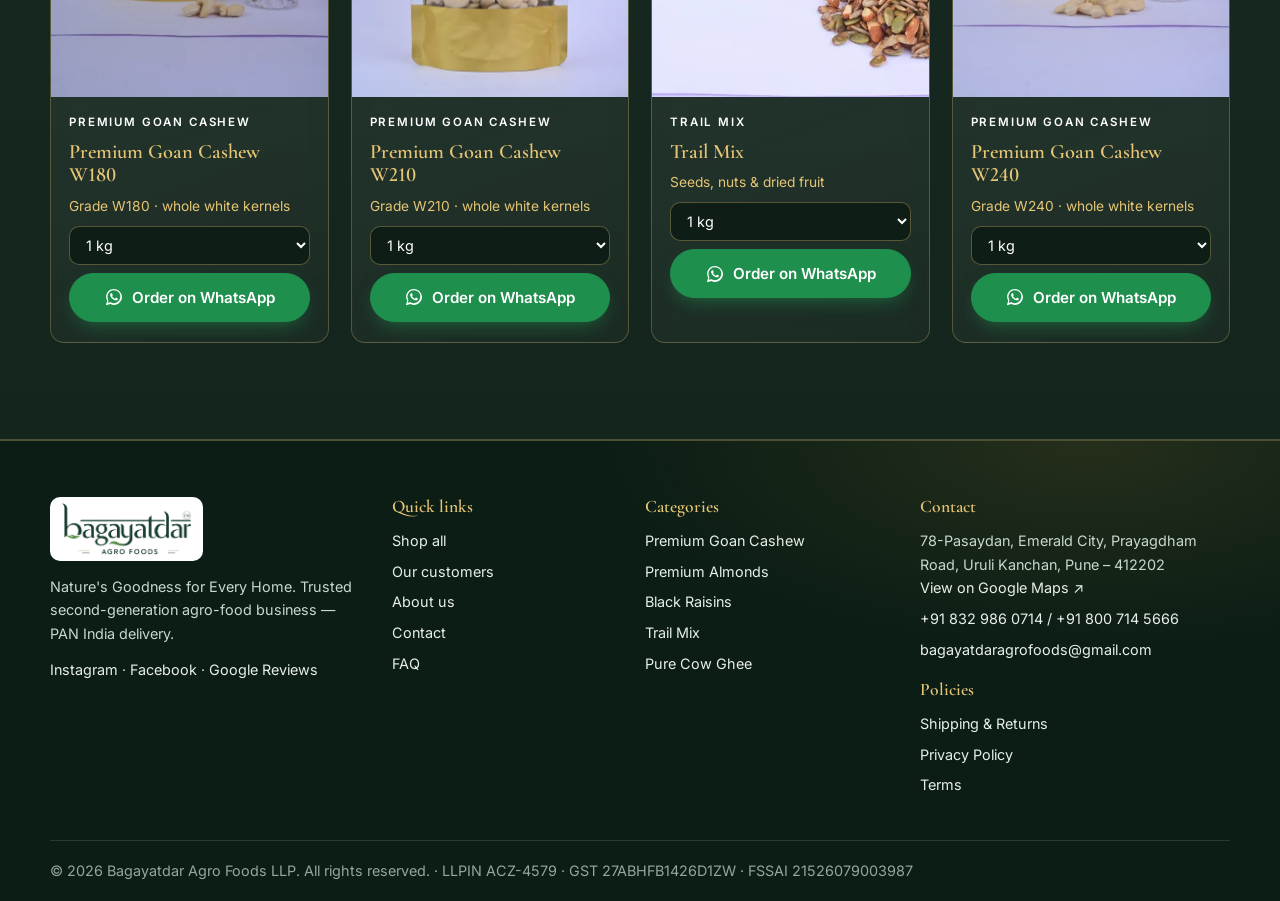
<file: product.html>
<!doctype html>
<html lang="en">
<head><meta name="robots" content="noindex,nofollow">
<meta charset="utf-8">
<meta name="viewport" content="width=device-width,initial-scale=1">
<title>Product | Bagayatdar Agro Foods</title>
<meta name="description" content="Premium dry fruits and pure cow ghee from Bagayatdar Agro Foods.">
<link rel="canonical" href="https://bagayatdarfoods.com/product.html">
<meta property="og:type" content="website"><meta property="og:site_name" content="Bagayatdar Agro Foods">
<meta property="og:title" content="Product | Bagayatdar Agro Foods"><meta property="og:description" content="Premium dry fruits and pure cow ghee from Bagayatdar Agro Foods.">
<meta property="og:image" content="https://bagayatdarfoods.com/assets/img/logo-gold.webp">
<meta name="theme-color" content="#1f4a38">
<link rel="icon" href="assets/img/logo-gold.webp">
<link rel="preconnect" href="https://fonts.googleapis.com"><link rel="preconnect" href="https://fonts.gstatic.com" crossorigin>
<link rel="stylesheet" href="https://fonts.googleapis.com/css2?family=Cormorant+Garamond:ital,wght@0,500;0,600;0,700;1,500&family=Inter:wght@400;500;600;700&display=swap">
<link rel="stylesheet" href="assets/css/style.css">
<link rel="stylesheet" href="assets/css/premium.css">
</head>
<body class="theme-dark">
<div id="site-header"></div>
<main id="main">

<section><div class="wrap"><nav aria-label="Breadcrumb" style="font-size:.85rem;margin-bottom:20px"><a href="index.html">Home</a> › <a href="shop.html">Shop</a></nav>
  <div class="pdp" id="pdp"></div></div></section>
<section class="alt"><div class="wrap"><div class="sec-head"><h2>You May Also Like</h2></div><div class="pgrid" id="related"></div></div></section></main>
<div id="site-footer"></div>
<script src="assets/js/data.js"></script>
<script src="assets/js/products.js"></script>
<script src="assets/js/app.js"></script>
<script src="assets/js/premium.js"></script>
</body></html>
</file>
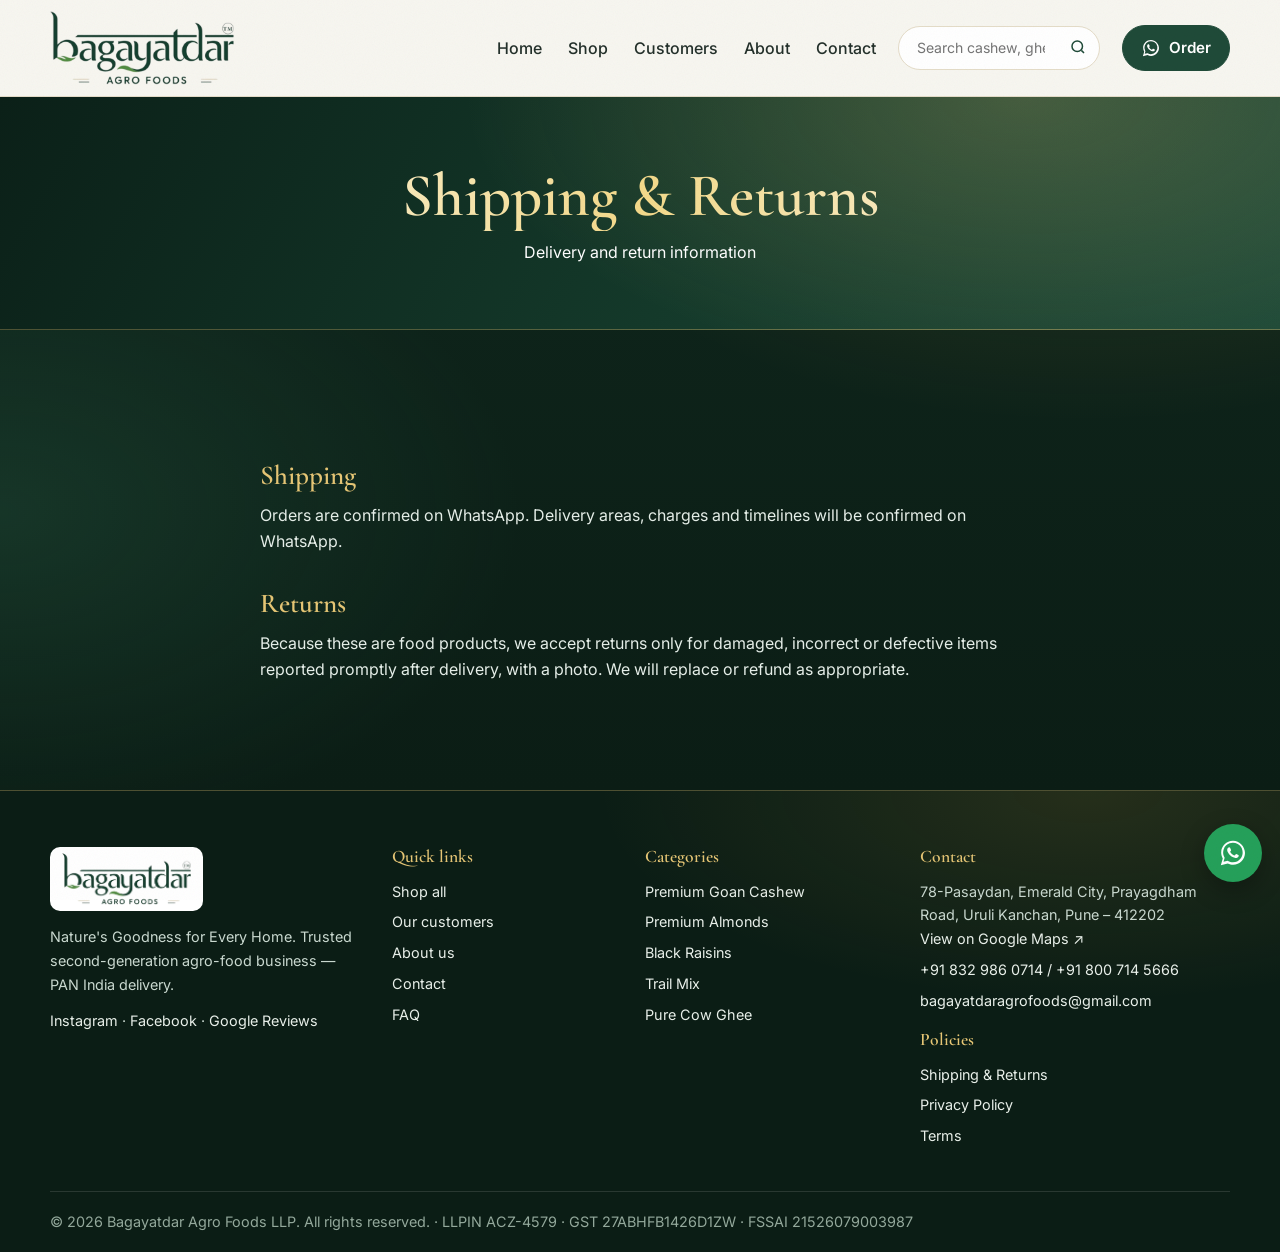
<file: shipping.html>
<!doctype html>
<html lang="en">
<head><meta name="robots" content="noindex,nofollow">
<meta charset="utf-8">
<meta name="viewport" content="width=device-width,initial-scale=1">
<title>Shipping & Returns | Bagayatdar Agro Foods</title>
<meta name="description" content="Delivery and return information">
<link rel="canonical" href="https://bagayatdarfoods.com/shipping.html">
<meta property="og:type" content="website"><meta property="og:site_name" content="Bagayatdar Agro Foods">
<meta property="og:title" content="Shipping & Returns | Bagayatdar Agro Foods"><meta property="og:description" content="Delivery and return information">
<meta property="og:image" content="https://bagayatdarfoods.com/assets/img/logo-gold.webp">
<meta name="theme-color" content="#1f4a38">
<link rel="icon" href="assets/img/logo-gold.webp">
<link rel="preconnect" href="https://fonts.googleapis.com"><link rel="preconnect" href="https://fonts.gstatic.com" crossorigin>
<link rel="stylesheet" href="https://fonts.googleapis.com/css2?family=Cormorant+Garamond:ital,wght@0,500;0,600;0,700;1,500&family=Inter:wght@400;500;600;700&display=swap">
<link rel="stylesheet" href="assets/css/style.css">
<link rel="stylesheet" href="assets/css/premium.css">
</head>
<body class="theme-dark">
<div id="site-header"></div>
<main id="main">
<div class="page-head"><div class="wrap"><h1>Shipping & Returns</h1><p>Delivery and return information</p></div></div>
<section><div class="wrap prose"><h2>Shipping</h2><p>Orders are confirmed on WhatsApp. Delivery areas, charges and timelines will be confirmed on WhatsApp.</p><h2>Returns</h2><p>Because these are food products, we accept returns only for damaged, incorrect or defective items reported promptly after delivery, with a photo. We will replace or refund as appropriate.</p></div></section></main>
<div id="site-footer"></div>
<script src="assets/js/data.js"></script>
<script src="assets/js/products.js"></script>
<script src="assets/js/app.js"></script>
<script src="assets/js/premium.js"></script>
</body></html>
</file>
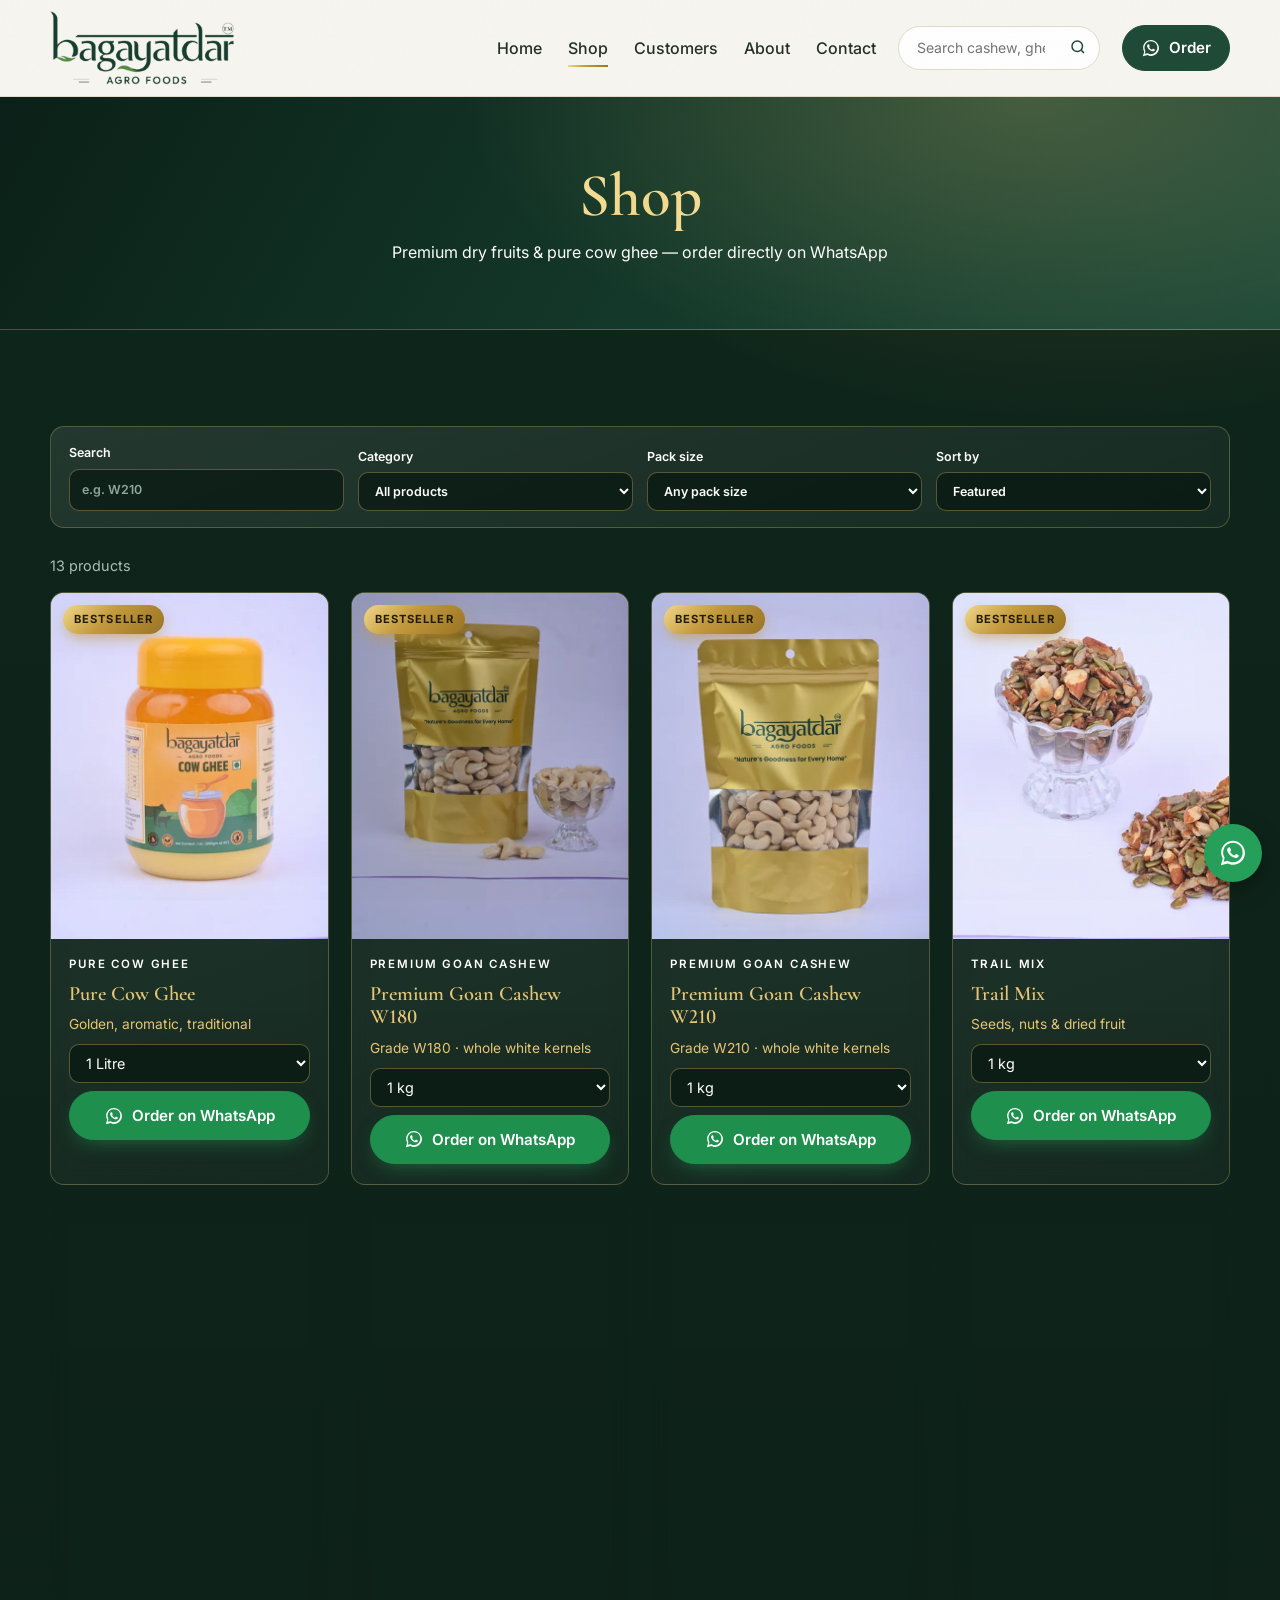
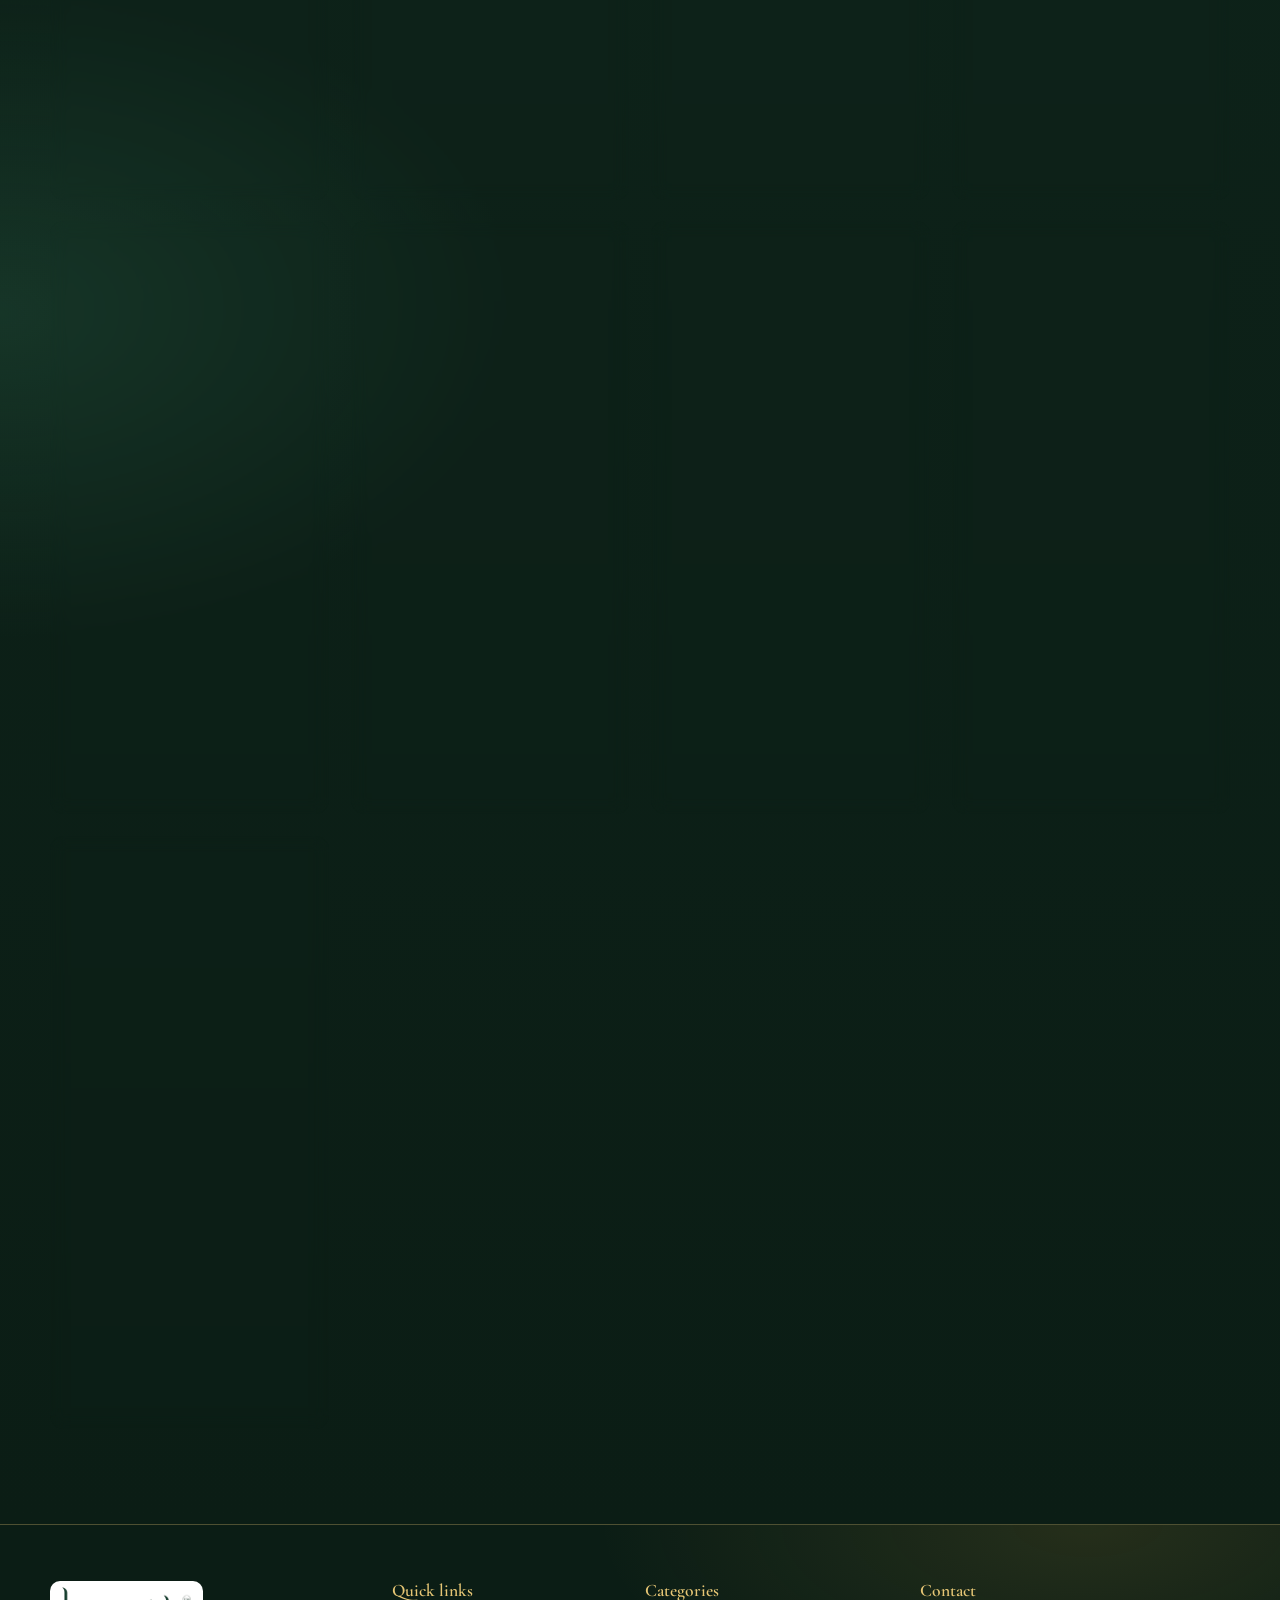
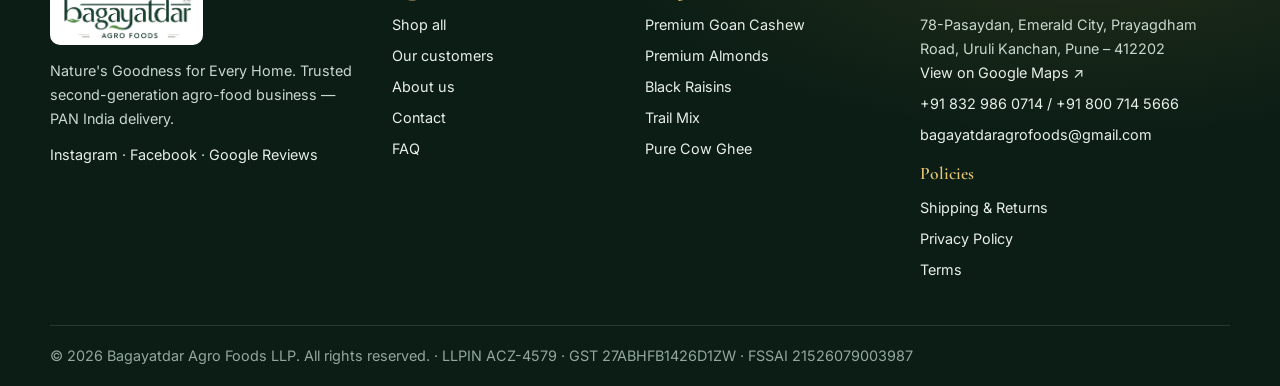
<file: shop.html>
<!doctype html>
<html lang="en">
<head><meta name="robots" content="noindex,nofollow">
<meta charset="utf-8">
<meta name="viewport" content="width=device-width,initial-scale=1">
<title>Shop Cashew, Almonds, Raisins & Cow Ghee | Bagayatdar Agro Foods</title>
<meta name="description" content="Browse premium Goan cashew grades, almonds, black raisins, trail mix and pure cow ghee. Order on WhatsApp.">
<link rel="canonical" href="https://bagayatdarfoods.com/shop.html">
<meta property="og:type" content="website"><meta property="og:site_name" content="Bagayatdar Agro Foods">
<meta property="og:title" content="Shop Cashew, Almonds, Raisins & Cow Ghee | Bagayatdar Agro Foods"><meta property="og:description" content="Browse premium Goan cashew grades, almonds, black raisins, trail mix and pure cow ghee. Prices in ₹. Order on WhatsApp.">
<meta property="og:image" content="https://bagayatdarfoods.com/assets/img/logo-gold.webp">
<meta name="theme-color" content="#1f4a38">
<link rel="icon" href="assets/img/logo-gold.webp">
<link rel="preconnect" href="https://fonts.googleapis.com"><link rel="preconnect" href="https://fonts.gstatic.com" crossorigin>
<link rel="stylesheet" href="https://fonts.googleapis.com/css2?family=Cormorant+Garamond:ital,wght@0,500;0,600;0,700;1,500&family=Inter:wght@400;500;600;700&display=swap">
<link rel="stylesheet" href="assets/css/style.css">
<link rel="stylesheet" href="assets/css/premium.css">
</head>
<body class="theme-dark">
<div id="site-header"></div>
<main id="main">
<div class="page-head"><div class="wrap"><h1>Shop</h1><p>Premium dry fruits &amp; pure cow ghee — order directly on WhatsApp</p></div></div>

<section><div class="wrap">
  <div class="filters"><label>Search<input type="search" id="f-q" placeholder="e.g. W210"></label>
    <label>Category<select id="f-cat"></select></label><label>Pack size<select id="f-pack"></select></label>
    <label>Sort by<select id="f-sort"><option value="featured">Featured</option><option value="name">Name</option></select></label></div>
  <p class="count" id="count" aria-live="polite"></p>
  <div class="pgrid" id="grid"></div>
</div></section></main>
<div id="site-footer"></div>
<script src="assets/js/data.js"></script>
<script src="assets/js/products.js"></script>
<script src="assets/js/app.js"></script>
<script src="assets/js/premium.js"></script>
</body></html>
</file>
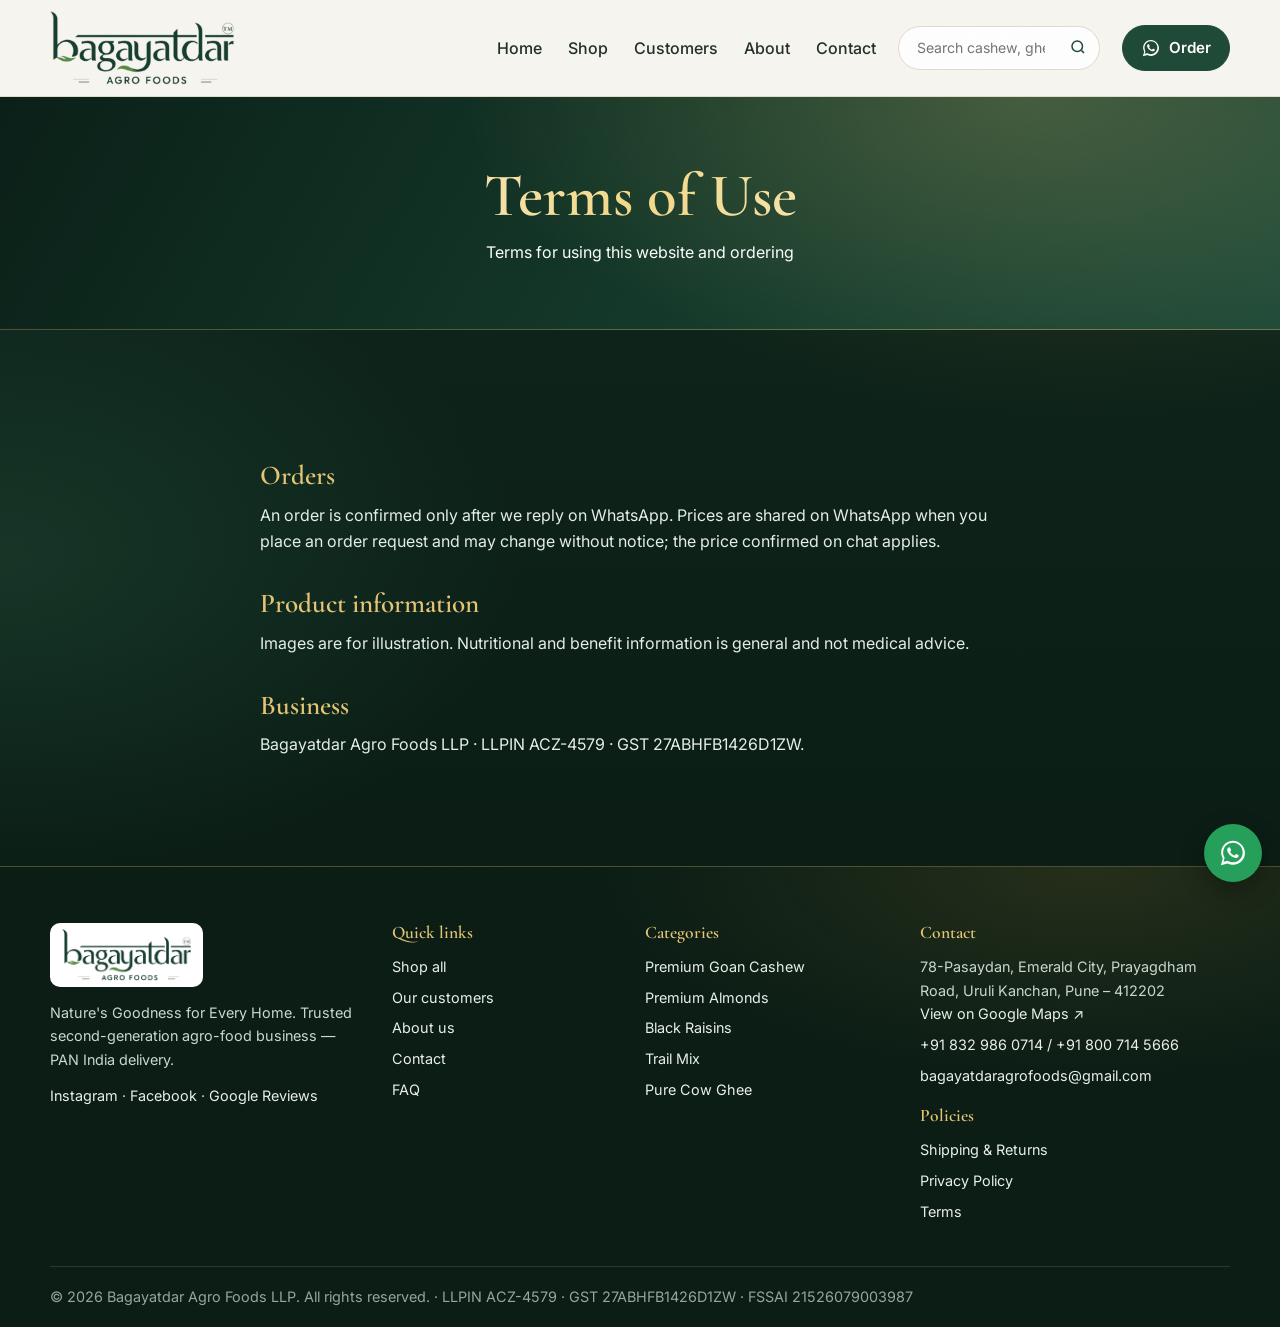
<file: terms.html>
<!doctype html>
<html lang="en">
<head><meta name="robots" content="noindex,nofollow">
<meta charset="utf-8">
<meta name="viewport" content="width=device-width,initial-scale=1">
<title>Terms of Use | Bagayatdar Agro Foods</title>
<meta name="description" content="Terms for using this website and ordering">
<link rel="canonical" href="https://bagayatdarfoods.com/terms.html">
<meta property="og:type" content="website"><meta property="og:site_name" content="Bagayatdar Agro Foods">
<meta property="og:title" content="Terms of Use | Bagayatdar Agro Foods"><meta property="og:description" content="Terms for using this website and ordering">
<meta property="og:image" content="https://bagayatdarfoods.com/assets/img/logo-gold.webp">
<meta name="theme-color" content="#1f4a38">
<link rel="icon" href="assets/img/logo-gold.webp">
<link rel="preconnect" href="https://fonts.googleapis.com"><link rel="preconnect" href="https://fonts.gstatic.com" crossorigin>
<link rel="stylesheet" href="https://fonts.googleapis.com/css2?family=Cormorant+Garamond:ital,wght@0,500;0,600;0,700;1,500&family=Inter:wght@400;500;600;700&display=swap">
<link rel="stylesheet" href="assets/css/style.css">
<link rel="stylesheet" href="assets/css/premium.css">
</head>
<body class="theme-dark">
<div id="site-header"></div>
<main id="main">
<div class="page-head"><div class="wrap"><h1>Terms of Use</h1><p>Terms for using this website and ordering</p></div></div>
<section><div class="wrap prose"><h2>Orders</h2><p>An order is confirmed only after we reply on WhatsApp. Prices are shared on WhatsApp when you place an order request and may change without notice; the price confirmed on chat applies.</p><h2>Product information</h2><p>Images are for illustration. Nutritional and benefit information is general and not medical advice.</p><h2>Business</h2><p>Bagayatdar Agro Foods LLP · LLPIN ACZ-4579 · GST 27ABHFB1426D1ZW.</p></div></section></main>
<div id="site-footer"></div>
<script src="assets/js/data.js"></script>
<script src="assets/js/products.js"></script>
<script src="assets/js/app.js"></script>
<script src="assets/js/premium.js"></script>
</body></html>
</file>
<file: assets/css/style.css>
/* ==========================================================================
   Bagayatdar Agro Foods — styles
   Palette derived from the logo: deep forest green, warm gold, cream.
   ========================================================================== */
:root{
  --green:#1f4a38; --green-2:#2d6a4f; --green-d:#143327;
  --gold:#c49a3c; --gold-l:#e6c675; --gold-d:#9a7424;
  --cream:#faf6ec; --paper:#fffdf8; --sand:#efe6d2; --ink:#23302a; --muted:#6b756f;
  --line:#e4dcc8; --wa:#1f8f4e; --photo:#dcdcf5;
  --serif:"Cormorant Garamond",Georgia,serif; --sans:"Inter",system-ui,-apple-system,"Segoe UI",sans-serif;
  --r:14px; --sh:0 10px 30px -14px rgba(20,51,39,.28);
}
*{box-sizing:border-box;margin:0;padding:0}
html{scroll-behavior:smooth}
body{font-family:var(--sans);color:var(--ink);background:var(--cream);line-height:1.65;font-size:16px;-webkit-font-smoothing:antialiased}
img{max-width:100%;display:block;height:auto}
a{color:var(--green);text-decoration-color:var(--gold)}
h1,h2,h3,h4{font-family:var(--serif);color:var(--green-d);line-height:1.15;font-weight:600}
h1{font-size:clamp(2.2rem,5vw,3.8rem)} h2{font-size:clamp(1.8rem,3.4vw,2.6rem)} h3{font-size:1.3rem}
:focus-visible{outline:3px solid var(--gold);outline-offset:3px;border-radius:4px}
.wrap{width:min(1180px,100% - 32px);margin-inline:auto}
.sr,.skip:not(:focus){position:absolute;width:1px;height:1px;overflow:hidden;clip:rect(0 0 0 0);white-space:nowrap}
.skip:focus{position:fixed;top:8px;left:8px;background:#fff;padding:8px 14px;z-index:99}
section{padding:clamp(48px,8vw,96px) 0}
.eyebrow{font-size:.78rem;letter-spacing:.22em;text-transform:uppercase;color:var(--gold-d);font-weight:600;margin-bottom:10px}
.sec-head{text-align:center;max-width:640px;margin:0 auto 40px}
.sec-head p{color:var(--muted);margin-top:10px}
.sec-head h2::after{content:"";display:block;width:56px;height:2px;background:var(--gold);margin:16px auto 0}
.alt{background:var(--paper);border-block:1px solid var(--line)}

/* buttons */
.btn{display:inline-flex;align-items:center;justify-content:center;gap:8px;padding:13px 26px;border-radius:999px;background:var(--green);color:#fff;text-decoration:none;font-weight:600;font-size:.95rem;border:1.5px solid var(--green);cursor:pointer;transition:transform .25s,background .25s,box-shadow .25s}
.btn:hover{background:var(--green-d);transform:translateY(-2px);box-shadow:var(--sh)}
.btn-gold{background:var(--gold);border-color:var(--gold);color:#241c08}.btn-gold:hover{background:var(--gold-d);color:#fff}
.btn-ghost{background:transparent;color:var(--green)}.btn-ghost:hover{background:var(--green);color:#fff}
.btn-wa{background:var(--wa);border-color:var(--wa);width:100%;padding:11px 16px}.btn-wa:hover{background:#17703d}
.btn.disabled{background:#c9c9c0;border-color:#c9c9c0;pointer-events:none}
.btn-sm{padding:9px 18px}.btn-lg{padding:16px 30px;font-size:1.05rem}

/* announcement + header */
.announce{background:var(--green-d);color:var(--gold-l);text-align:center;font-size:.82rem;padding:8px 16px;letter-spacing:.04em}
.hdr{position:sticky;top:0;z-index:50;background:rgba(255,253,248,.94);backdrop-filter:blur(10px);border-bottom:1px solid var(--line)}
.hdr-in{display:flex;align-items:center;gap:22px;min-height:76px}
.logo img{height:56px;width:auto}
.nav{display:flex;gap:26px;margin-left:auto}
.nav a{text-decoration:none;color:var(--ink);font-weight:500;font-size:.95rem;padding:6px 0;border-bottom:2px solid transparent;transition:border-color .2s}
.nav a:hover,.nav a[aria-current]{border-color:var(--gold)}
.search{display:flex;align-items:center;background:#fff;border:1px solid var(--line);border-radius:999px;padding:0 6px 0 14px}
.search input{border:0;background:none;padding:9px 4px;width:150px;font:inherit;font-size:.88rem;outline:none}
.search button{border:0;background:none;color:var(--green);padding:6px;cursor:pointer}
.burger{display:none;background:none;border:0;width:40px;height:40px;cursor:pointer;margin-left:auto}
.burger span{display:block;height:2px;background:var(--green);margin:6px 8px;transition:.25s}

/* hero */
.hero{position:relative;overflow:hidden;background:linear-gradient(115deg,var(--green-d) 0%,var(--green) 55%,#2c5d47 100%);color:#fff;padding:0}
.hero-bg{position:absolute;inset:-40px 0 0 0;background:radial-gradient(ellipse at 78% 40%,rgba(230,198,117,.28),transparent 55%),repeating-linear-gradient(45deg,rgba(255,255,255,.015) 0 2px,transparent 2px 6px)}
.hero-in{position:relative;display:grid;grid-template-columns:1.05fr .95fr;gap:30px;align-items:center;padding-block:clamp(40px,7vw,90px)}
.hero h1{color:#fff;margin:6px 0 18px}.hero h1 em{color:var(--gold-l);font-style:italic}
.hero p.lead{color:#dfe9e2;font-size:1.1rem;max-width:520px;margin-bottom:30px}
.hero .eyebrow{color:var(--gold-l)}
.cta{display:flex;gap:14px;flex-wrap:wrap}
.hero .btn-ghost{color:#fff;border-color:rgba(255,255,255,.6)}.hero .btn-ghost:hover{background:#fff;color:var(--green)}
.hero-art{position:relative;height:min(560px,70vw)}

/* trust strip */
.trust{background:var(--sand);padding:22px 0;border-bottom:1px solid var(--line)}
.trust ul{list-style:none;display:grid;grid-template-columns:repeat(5,1fr);gap:14px;text-align:center}
.trust li{font-size:.86rem;font-weight:500;color:var(--green-d)}
.trust b{display:block;font-family:var(--serif);font-size:1.15rem;color:var(--gold-d)}

/* categories */
.cats{display:grid;grid-template-columns:repeat(5,1fr);gap:18px}
.ccard{display:block;text-decoration:none;color:inherit;background:#fff;border-radius:var(--r);overflow:hidden;border:1px solid var(--line);transition:transform .3s,box-shadow .3s}
.ccard:hover{transform:translateY(-6px);box-shadow:var(--sh)}
.ccard img{aspect-ratio:4/5;width:100%;object-fit:cover;object-position:50% 58%;background:var(--photo)}
.ccard div{padding:14px 16px 18px}.ccard p{font-size:.84rem;color:var(--muted);margin-top:4px}

/* product cards */
.pgrid{display:grid;grid-template-columns:repeat(auto-fill,minmax(250px,1fr));gap:22px}
.pcard{background:#fff;border:1px solid var(--line);border-radius:var(--r);overflow:hidden;display:flex;flex-direction:column;transition:transform .3s,box-shadow .3s}
.pcard:hover{transform:translateY(-6px);box-shadow:var(--sh)}
.pimg{position:relative;display:block;background:var(--photo);overflow:hidden}
.pimg img{aspect-ratio:4/5;width:100%;object-fit:cover;object-position:50% 58%;transition:transform .6s}
.pcard:hover .pimg img{transform:scale(1.04)}
.badge{position:absolute;top:12px;left:12px;background:var(--gold);color:#241c08;font-size:.7rem;font-weight:700;letter-spacing:.1em;text-transform:uppercase;padding:5px 11px;border-radius:999px}
.pbody{padding:16px 18px 20px;display:flex;flex-direction:column;gap:8px;flex:1}
.pcat{font-size:.72rem;letter-spacing:.16em;text-transform:uppercase;color:var(--gold-d);font-weight:600}
.pbody h3 a{text-decoration:none;color:var(--green-d)}.pbody h3{font-size:1.28rem}
.psub{font-size:.86rem;color:var(--muted)}
.vsel{width:100%;padding:9px 12px;border:1px solid var(--line);border-radius:10px;background:var(--paper);font:inherit;font-size:.9rem;color:var(--ink)}
.price{font-family:var(--serif);font-size:1.7rem;color:var(--green);font-weight:700;margin-top:auto}.price small{font:400 .8rem var(--sans);color:var(--muted)}
.price.big{font-size:2.4rem}

/* carousel */
.carousel{position:relative}
.track{display:grid;grid-auto-flow:column;grid-auto-columns:minmax(260px,300px);gap:22px;overflow-x:auto;scroll-snap-type:x mandatory;padding:6px 4px 24px;scrollbar-width:thin}
.track>*{scroll-snap-align:start}
.car-ctl{display:flex;gap:10px;justify-content:center;margin-top:6px}
.car-ctl button{width:44px;height:44px;border-radius:50%;border:1.5px solid var(--green);background:#fff;color:var(--green);font-size:1.2rem;cursor:pointer;transition:.2s}
.car-ctl button:hover{background:var(--green);color:#fff}

/* story */
.story-grid{display:grid;grid-template-columns:1fr 1fr;gap:clamp(24px,5vw,64px);align-items:center}
.story-grid>img{border-radius:var(--r);box-shadow:var(--sh);aspect-ratio:3/2;object-fit:cover;width:100%}
.steps{list-style:none;counter-reset:s;display:grid;gap:18px;margin-top:22px}
.steps li{counter-increment:s;display:grid;grid-template-columns:48px 1fr;gap:14px}
.steps li::before{content:counter(s);width:44px;height:44px;border-radius:50%;background:var(--green);color:var(--gold-l);display:grid;place-items:center;font:600 1.3rem var(--serif)}
.steps b{display:block;font-family:var(--serif);font-size:1.15rem;color:var(--green-d)}.steps span{color:var(--muted);font-size:.92rem}

/* benefits */
.ben{display:grid;grid-template-columns:repeat(auto-fit,minmax(220px,1fr));gap:20px}
.ben div{background:#fff;border:1px solid var(--line);border-radius:var(--r);padding:26px 22px;border-top:3px solid var(--gold)}
.ben p{color:var(--muted);font-size:.92rem;margin-top:8px}
.disc{font-size:.78rem;color:var(--muted);text-align:center;margin-top:20px}

/* gifting banner / cta */
.banner{display:grid;grid-template-columns:1fr 1fr;border-radius:20px;overflow:hidden;background:var(--green-d);color:#fff}
.banner .txt{padding:clamp(28px,5vw,60px)}.banner h2{color:#fff}.banner p{color:#d6e2da;margin:14px 0 24px}
.banner img{width:100%;height:100%;object-fit:cover;min-height:280px;object-position:50% 60%}

/* testimonials */
.tgrid{display:grid;grid-template-columns:repeat(auto-fit,minmax(260px,1fr));gap:20px}
.quote{background:#fff;border:1px solid var(--line);border-radius:var(--r);padding:26px}
.quote p{font-family:var(--serif);font-size:1.2rem;color:var(--green-d)}.quote cite{display:block;margin-top:14px;font-size:.85rem;color:var(--muted);font-style:normal}
.stars{color:var(--gold);letter-spacing:3px;margin-bottom:8px}

/* forms */
.form{display:grid;gap:14px}
.form label{font-size:.85rem;font-weight:600;color:var(--green-d);display:grid;gap:6px}
.form input,.form select,.form textarea{padding:12px 14px;border:1px solid var(--line);border-radius:10px;font:inherit;background:#fff;color:var(--ink)}
.form textarea{min-height:120px;resize:vertical}
.two{display:grid;grid-template-columns:1fr 1fr;gap:14px}
.news{background:var(--green);color:#fff;text-align:center}.news h2{color:#fff}.news p{color:#d6e2da;margin:10px 0 24px}
.news form{display:flex;gap:10px;max-width:520px;margin:0 auto;flex-wrap:wrap;justify-content:center}
.news input{flex:1 1 220px;padding:13px 18px;border-radius:999px;border:0;font:inherit}

/* shop */
.page-head{background:linear-gradient(120deg,var(--green-d),var(--green));color:#fff;padding:clamp(36px,6vw,64px) 0;text-align:center}
.page-head h1{color:#fff}.page-head p{color:#d6e2da;margin-top:8px}
.filters{display:flex;gap:14px;flex-wrap:wrap;align-items:end;background:#fff;border:1px solid var(--line);border-radius:var(--r);padding:16px 18px;margin-bottom:26px}
.filters label{min-width:0;font-size:.78rem;font-weight:600;color:var(--green-d);display:grid;gap:5px;flex:1 1 150px}
.filters select,.filters input[type=search]{padding:10px 12px;border:1px solid var(--line);border-radius:10px;font:inherit;background:var(--paper)}
.filters input[type=range]{accent-color:var(--green);width:100%}
.count{color:var(--muted);font-size:.9rem;margin-bottom:14px}.empty{grid-column:1/-1;text-align:center;padding:40px}

/* product detail */
.pdp{display:grid;grid-template-columns:1fr 1fr;gap:clamp(24px,5vw,60px);align-items:start}
.gmain{position:relative;background:var(--photo);border-radius:var(--r);overflow:hidden;cursor:zoom-in;border:1px solid var(--line)}
.gmain img{width:100%;aspect-ratio:4/5;object-fit:cover;object-position:50% 58%;transition:transform .25s}
.zoomhint{position:absolute;bottom:10px;right:12px;background:rgba(255,255,255,.85);font-size:.72rem;padding:3px 10px;border-radius:99px;pointer-events:none}
.thumbs{display:flex;gap:10px;margin-top:12px;flex-wrap:wrap}
.th{width:76px;height:76px;border-radius:10px;overflow:hidden;border:2px solid transparent;background:var(--photo);cursor:pointer;padding:0}
.th.on{border-color:var(--gold)}.th img{width:100%;height:100%;object-fit:cover;object-position:50% 58%}
.pinfo h1{font-size:clamp(1.9rem,3.6vw,2.8rem);margin:6px 0}
.pack{border:0;display:flex;gap:12px;flex-wrap:wrap;margin:18px 0}.pack legend{font-size:.8rem;font-weight:600;margin-bottom:8px;color:var(--green-d)}
.pack label{cursor:pointer}.pack input{position:absolute;opacity:0}
.pack span{display:grid;padding:10px 20px;border:1.5px solid var(--line);border-radius:12px;background:#fff;text-align:center;font-weight:600;min-width:110px}
.pack b{font:700 1.1rem var(--serif);color:var(--green)}
.pack input:checked+span{border-color:var(--green);background:var(--green);color:#fff}.pack input:checked+span b{color:var(--gold-l)}
.pack input:focus-visible+span{outline:3px solid var(--gold);outline-offset:2px}
.qtyrow{display:flex;align-items:center;gap:16px;margin-bottom:20px;font-size:.9rem;font-weight:600}
.qty{display:flex;align-items:center;border:1.5px solid var(--line);border-radius:999px;background:#fff}
.qty button{width:42px;height:42px;border:0;background:none;font-size:1.3rem;cursor:pointer;color:var(--green)}.qty output{min-width:34px;text-align:center;font-weight:700}
.note{font-size:.8rem;color:var(--muted);margin-top:10px}
.desc{margin:22px 0;font-size:1.02rem}
.facts{display:grid;grid-template-columns:1fr 1fr;gap:18px;padding-top:18px;border-top:1px solid var(--line)}.facts h3,.pinfo>h3{font-size:1.1rem;margin-bottom:4px}
.nut{width:100%;border-collapse:collapse;margin-top:8px;font-size:.92rem}.nut th,.nut td{padding:8px 4px;border-bottom:1px solid var(--line);text-align:left}.nut td{text-align:right}

/* content pages */
.prose{max-width:760px;margin-inline:auto}.prose h2{font-size:1.7rem;margin:34px 0 10px}.prose p,.prose li{margin-bottom:12px}.prose ul{padding-left:22px}
.two-col{display:grid;grid-template-columns:1fr 1fr;gap:clamp(24px,5vw,60px);align-items:start}
.card{background:#fff;border:1px solid var(--line);border-radius:var(--r);padding:clamp(20px,3vw,34px)}
.info li{list-style:none;margin-bottom:14px}.info b{display:block;font-size:.75rem;letter-spacing:.14em;text-transform:uppercase;color:var(--gold-d)}
.map{border:0;width:100%;height:320px;border-radius:var(--r);margin-top:18px}
details{background:#fff;border:1px solid var(--line);border-radius:12px;margin-bottom:12px;padding:0 20px}
summary{cursor:pointer;padding:16px 0;font-weight:600;color:var(--green-d)}details p{padding-bottom:16px;color:var(--muted)}
.ph{background:repeating-linear-gradient(45deg,#f3ecd8,#f3ecd8 10px,#efe6d2 10px,#efe6d2 20px);border:1.5px dashed var(--gold);border-radius:var(--r);display:grid;place-items:center;text-align:center;padding:30px;color:var(--gold-d);font-weight:600;min-height:220px}
.pricelist{width:100%;border-radius:var(--r);box-shadow:var(--sh);max-width:460px;margin-inline:auto}
.certs{display:grid;grid-template-columns:repeat(auto-fit,minmax(180px,1fr));gap:16px}

/* footer + whatsapp float */
.ftr{background:var(--green-d);color:#c9d8cf;padding-top:56px;margin-top:0}
.ftr-grid{display:grid;grid-template-columns:1.4fr 1fr 1.1fr 1.4fr;gap:32px;padding-bottom:36px}
.ftr h4{color:var(--gold-l);font-size:1.1rem;margin-bottom:12px;font-family:var(--serif)}.ftr h4.mt{margin-top:18px}
.ftr ul{list-style:none}.ftr li{margin-bottom:7px;font-size:.9rem}.ftr a{color:#e8efe9;text-decoration:none}.ftr a:hover{color:var(--gold-l)}
.ftr-logo{height:64px;width:auto;background:#fff;padding:6px 12px;border-radius:10px;margin-bottom:14px}
.ftr p{font-size:.9rem}.soc{margin-top:12px}
.ftr-bot{border-top:1px solid rgba(255,255,255,.12);padding:18px 0;font-size:.78rem;color:#93a89b}
.wa-float{position:fixed;right:18px;bottom:18px;z-index:60;width:58px;height:58px;border-radius:50%;background:#25a05a;color:#fff;display:grid;place-items:center;box-shadow:0 8px 24px rgba(0,0,0,.3);transition:transform .25s}
.wa-float:hover{transform:scale(1.08)}.wa-float svg{width:30px;height:30px}

/* reveal */
.reveal{opacity:0;transform:translateY(22px);transition:opacity .8s ease,transform .8s ease}.reveal.in{opacity:1;transform:none}
@media (prefers-reduced-motion:reduce){*{animation:none!important;transition:none!important}.reveal{opacity:1;transform:none}html{scroll-behavior:auto}}

/* responsive */
@media (max-width:980px){
  .cats{grid-template-columns:repeat(3,1fr)}.ftr-grid{grid-template-columns:1fr 1fr}
  .search{display:none}
}
@media (max-width:820px){
  .burger{display:block}.hdr-cta{display:none}
  .nav{position:fixed;inset:76px 0 auto 0;background:var(--paper);flex-direction:column;gap:0;padding:8px 20px 20px;border-bottom:1px solid var(--line);transform:translateY(-130%);transition:transform .3s;margin:0;z-index:-1}
  .nav a{padding:14px 0;border-bottom:1px solid var(--line)}
  body.nav-open .nav{transform:none}
  body.nav-open .burger span:nth-child(1){transform:translateY(8px) rotate(45deg)}body.nav-open .burger span:nth-child(2){opacity:0}body.nav-open .burger span:nth-child(3){transform:translateY(-8px) rotate(-45deg)}
  .hero-in,.story-grid,.banner,.pdp,.two-col{grid-template-columns:1fr}
  .hero-art{height:380px;order:-1;max-width:420px;margin:0 auto;width:100%}
  .trust ul{grid-template-columns:repeat(2,1fr)}
  .cats{grid-template-columns:repeat(2,1fr)}
}
@media (max-width:520px){.pgrid{grid-template-columns:1fr 1fr;gap:12px}.pbody{padding:12px}.pbody h3{font-size:1.05rem}.price{font-size:1.3rem}.btn-wa{font-size:.78rem;padding:10px 6px}.btn-wa svg{display:none}.two,.facts,.ftr-grid{grid-template-columns:1fr}.track{grid-auto-columns:72%}.psub{display:none}.logo img{height:48px}}

.quote cite b{display:block;color:var(--green-d)}.gtag{display:inline-flex;align-items:center;gap:6px;margin-top:6px;font-size:.74rem;color:var(--muted);background:var(--cream);border:1px solid var(--line);border-radius:99px;padding:2px 10px}
.quote p{font-size:1.08rem}
</file>
<file: assets/css/premium.css>
/* ==========================================================================
   Premium layer — glow, motion, glass, depth. Loaded after style.css.
   ========================================================================== */
:root{--glow:0 0 0 1px rgba(196,154,60,.35),0 18px 50px -12px rgba(196,154,60,.45);--gold-grad:linear-gradient(135deg,#f3d98a 0%,#c49a3c 45%,#9a7424 100%)}
body{background:radial-gradient(1200px 600px at 10% -10%,rgba(196,154,60,.10),transparent 60%),var(--cream)}
/* film grain over everything, very subtle */
body::after{content:"";position:fixed;inset:0;pointer-events:none;z-index:200;opacity:.05;mix-blend-mode:multiply;
  background-image:url("data:image/svg+xml;utf8,<svg xmlns='http://www.w3.org/2000/svg' width='160' height='160'><filter id='n'><feTurbulence type='fractalNoise' baseFrequency='.9' numOctaves='2' stitchTiles='stitch'/></filter><rect width='100%' height='100%' filter='url(%23n)'/></svg>")}

/* scroll progress */
.progress{position:fixed;top:0;left:0;height:3px;width:0;background:var(--gold-grad);z-index:300;box-shadow:0 0 12px rgba(230,198,117,.9)}

/* header: glass, shrinks on scroll */
.hdr{background:rgba(255,253,248,.72);backdrop-filter:blur(18px) saturate(1.4);-webkit-backdrop-filter:blur(18px) saturate(1.4);transition:box-shadow .4s,background .4s}
.hdr.scrolled{box-shadow:0 10px 40px -18px rgba(20,51,39,.45);background:rgba(255,253,248,.9)}
.hdr-in{transition:min-height .35s}.hdr.scrolled .hdr-in{min-height:62px}.logo img{transition:height .35s}.hdr.scrolled .logo img{height:44px}
.nav a{position:relative;border:0}.nav a::after{content:"";position:absolute;left:0;bottom:0;height:2px;width:100%;background:var(--gold-grad);transform:scaleX(0);transform-origin:right;transition:transform .4s cubic-bezier(.2,.8,.2,1)}
.nav a:hover::after,.nav a[aria-current]::after{transform:scaleX(1);transform-origin:left}
.announce{background:linear-gradient(90deg,#0f261c,#1f4a38,#0f261c);background-size:200% 100%;animation:slide 10s linear infinite}
@keyframes slide{to{background-position:200% 0}}

/* buttons: gold gradient + shine sweep + glow */
.btn{position:relative;overflow:hidden;isolation:isolate;transition:transform .35s cubic-bezier(.2,.8,.2,1),box-shadow .35s,background .35s}
.btn::before{content:"";position:absolute;inset:0;z-index:-1;background:linear-gradient(110deg,transparent 30%,rgba(255,255,255,.45) 50%,transparent 70%);transform:translateX(-120%);transition:transform .8s}
.btn:hover::before{transform:translateX(120%)}
.btn:hover{transform:translateY(-3px)}
.btn-gold{background:var(--gold-grad);border-color:transparent;box-shadow:0 8px 24px -6px rgba(196,154,60,.7)}
.btn-gold:hover{box-shadow:0 14px 40px -6px rgba(230,198,117,.9);background:var(--gold-grad);color:#241c08}
.btn-wa{background:linear-gradient(135deg,#25b866,#17803f);border-color:transparent;box-shadow:0 8px 20px -8px rgba(31,143,78,.7)}
.btn-wa:hover{background:linear-gradient(135deg,#2ad072,#1a9148);box-shadow:0 12px 28px -6px rgba(37,184,102,.8)}
.btn-ghost{backdrop-filter:blur(6px)}
.wa-float{animation:pulse 2.6s infinite}
@keyframes pulse{0%{box-shadow:0 0 0 0 rgba(37,160,90,.6),0 8px 24px rgba(0,0,0,.3)}70%{box-shadow:0 0 0 22px rgba(37,160,90,0),0 8px 24px rgba(0,0,0,.3)}100%{box-shadow:0 0 0 0 rgba(37,160,90,0),0 8px 24px rgba(0,0,0,.3)}}

/* ---------------- HERO ---------------- */
.hero{min-height:min(92vh,860px);display:flex;align-items:center;background:radial-gradient(900px 600px at 78% 45%,#2f6b50 0%,transparent 60%),linear-gradient(120deg,#0b2018,#14392a 55%,#1f4a38)}
.hero-bg{inset:0;background:
  radial-gradient(500px 320px at 20% 20%,rgba(230,198,117,.16),transparent 70%),
  radial-gradient(420px 420px at 85% 85%,rgba(230,198,117,.18),transparent 70%)}
.orb{position:absolute;border-radius:50%;filter:blur(60px);opacity:.5;animation:drift 14s ease-in-out infinite alternate;pointer-events:none}
.orb.o1{width:320px;height:320px;background:#c49a3c;left:-80px;top:10%;opacity:.22}
.orb.o2{width:260px;height:260px;background:#3f8f68;right:30%;bottom:-60px;opacity:.35;animation-delay:-5s}
@keyframes drift{to{transform:translate(60px,-40px) scale(1.15)}}
#sparks{position:absolute;inset:0;width:100%;height:100%;pointer-events:none}
.hero h1{font-size:clamp(2.6rem,6vw,5rem);letter-spacing:-.01em}
.hero h1 .w{display:inline-block;opacity:0;transform:translateY(40px) rotateX(-40deg);animation:wordIn .9s cubic-bezier(.2,.8,.2,1) forwards}
@keyframes wordIn{to{opacity:1;transform:none}}
.hero h1 em .w{background:linear-gradient(100deg,#f3d98a,#c49a3c 40%,#fff3c4 55%,#c49a3c 70%,#f3d98a);background-size:250% 100%;-webkit-background-clip:text;background-clip:text;color:transparent;animation:wordIn .9s cubic-bezier(.2,.8,.2,1) forwards,shimmer 5s linear infinite}
@keyframes shimmer{to{background-position:-250% 0}}
.hero .eyebrow,.hero .lead,.hero .cta{opacity:0;animation:fadeUp 1s .1s cubic-bezier(.2,.8,.2,1) forwards}
.hero .lead{animation-delay:.9s}.hero .cta{animation-delay:1.15s}
@keyframes fadeUp{from{opacity:0;transform:translateY(24px)}to{opacity:1;transform:none}}
.hero .eyebrow{display:inline-flex;align-items:center;gap:12px}.hero .eyebrow::before{content:"";width:40px;height:1px;background:var(--gold-l)}
.scroll-cue{position:absolute;left:50%;bottom:18px;width:24px;height:40px;border:1.5px solid rgba(255,255,255,.5);border-radius:14px;transform:translateX(-50%)}
.scroll-cue::after{content:"";position:absolute;left:50%;top:7px;width:3px;height:8px;margin-left:-1.5px;border-radius:3px;background:var(--gold-l);animation:wheel 1.8s infinite}
@keyframes wheel{0%{opacity:0;transform:translateY(0)}30%{opacity:1}100%{opacity:0;transform:translateY(14px)}}

.hero-art{height:min(600px,78vw);perspective:1000px}
.ring{position:absolute;left:50%;top:50%;width:min(480px,92%);aspect-ratio:1;transform:translate(-50%,-50%);border-radius:50%;
  background:conic-gradient(from 0deg,transparent,rgba(230,198,117,.55),transparent 40%,rgba(230,198,117,.3),transparent);
  -webkit-mask:radial-gradient(circle,transparent 62%,#000 63%,#000 65%,transparent 66%);mask:radial-gradient(circle,transparent 62%,#000 63%,#000 65%,transparent 66%);animation:spin 18s linear infinite}
.ring.r2{width:min(560px,108%);animation-duration:28s;animation-direction:reverse;opacity:.5}
@keyframes spin{to{transform:translate(-50%,-50%) rotate(360deg)}}
.hero-art .halo{position:absolute;left:50%;top:50%;width:70%;aspect-ratio:1;transform:translate(-50%,-50%);border-radius:50%;background:radial-gradient(circle,rgba(230,198,117,.5),transparent 65%);filter:blur(30px);animation:breathe 5s ease-in-out infinite}
@keyframes breathe{50%{opacity:.55;transform:translate(-50%,-50%) scale(1.15)}}
.arch{position:absolute;border-radius:999px 999px 20px 20px;overflow:hidden;border:2px solid rgba(230,198,117,.75);box-shadow:0 0 0 8px rgba(255,255,255,.05),0 30px 70px -20px rgba(0,0,0,.7),0 0 60px -10px rgba(230,198,117,.5);background:var(--photo);animation:float 7s ease-in-out infinite;opacity:0;animation:archIn 1.2s cubic-bezier(.2,.8,.2,1) forwards,float 7s 1.4s ease-in-out infinite;will-change:transform}
.arch img{position:static;width:100%;height:100%;border-radius:0;box-shadow:none;object-fit:cover;object-position:50% 56%;transform:scale(1.08)}
.arch.a{width:50%;height:84%;left:27%;top:6%;z-index:2;animation-delay:.5s,1.7s}
.arch.b{width:36%;height:52%;left:0;bottom:2%;z-index:3;animation-delay:.8s,2.2s}
.arch.c{width:34%;height:48%;right:0;top:0;z-index:1;animation-delay:1s,2.8s}
@keyframes archIn{from{opacity:0;transform:translateY(60px) scale(.9)}to{opacity:1;transform:none}}
@keyframes float{50%{transform:translateY(-16px)}}
.badge-float{position:absolute;right:2%;bottom:6%;z-index:4;background:rgba(255,253,248,.92);backdrop-filter:blur(10px);border-radius:16px;padding:12px 18px;font-size:.78rem;color:var(--green-d);box-shadow:0 18px 40px -12px rgba(0,0,0,.5);animation:float 6s 1s ease-in-out infinite}
.badge-float b{display:block;font:700 1.4rem var(--serif);color:var(--gold-d)}

/* ---------------- MARQUEE ---------------- */
.trust{background:linear-gradient(90deg,#0f261c,#173f2e,#0f261c);border:0;padding:18px 0;overflow:hidden;color:#fff}
.marq{display:flex;width:max-content;animation:marq 38s linear infinite}.trust:hover .marq{animation-play-state:paused}
.marq span{display:inline-flex;align-items:center;gap:20px;padding:0 26px;font:600 1.15rem var(--serif);color:var(--gold-l);letter-spacing:.04em;white-space:nowrap}
.marq span::after{content:"✦";font-size:.7rem;color:var(--gold)}
@keyframes marq{to{transform:translateX(-50%)}}


/* section headings: ornament */
.sec-head h2::after{width:90px;height:3px;background:linear-gradient(90deg,transparent,var(--gold),transparent);border-radius:3px}
.eyebrow{display:inline-block;background:linear-gradient(90deg,var(--gold-d),var(--gold),var(--gold-d));-webkit-background-clip:text;background-clip:text;color:transparent}
.hero .eyebrow{background:none;color:var(--gold-l);-webkit-background-clip:initial}
.alt{background:linear-gradient(180deg,#fffdf8,#f6f0df)}

/* ---------------- CARDS: gradient border, tilt, glow ---------------- */
.pcard,.ccard{position:relative;transform-style:preserve-3d;transition:transform .5s cubic-bezier(.2,.8,.2,1),box-shadow .5s;border:1px solid transparent;
  background:linear-gradient(#fff,#fff) padding-box,linear-gradient(160deg,var(--line),var(--line)) border-box}
.pcard::before,.ccard::before{content:"";position:absolute;inset:0;border-radius:inherit;padding:1.5px;z-index:2;pointer-events:none;
  background:linear-gradient(135deg,#f3d98a,transparent 40%,transparent 60%,#c49a3c);-webkit-mask:linear-gradient(#000 0 0) content-box,linear-gradient(#000 0 0);-webkit-mask-composite:xor;mask-composite:exclude;opacity:0;transition:opacity .5s}
.pcard:hover,.ccard:hover{box-shadow:var(--glow);transform:translateY(-8px)}
.pcard:hover::before,.ccard:hover::before{opacity:1}
.pcard .spot,.ccard .spot{position:absolute;inset:0;z-index:1;pointer-events:none;border-radius:inherit;opacity:0;transition:opacity .4s;background:radial-gradient(260px circle at var(--mx,50%) var(--my,50%),rgba(255,236,170,.35),transparent 60%)}
.pcard:hover .spot,.ccard:hover .spot{opacity:1}
.pimg::after,.ccard>img+*::before{content:""}
.pimg::after{content:"";position:absolute;inset:0;background:linear-gradient(110deg,transparent 35%,rgba(255,255,255,.55) 50%,transparent 65%);transform:translateX(-130%);transition:transform 1s}
.pcard:hover .pimg::after{transform:translateX(130%)}
.badge{background:var(--gold-grad);box-shadow:0 6px 16px -4px rgba(196,154,60,.8)}
.price{background:linear-gradient(120deg,var(--green-d),var(--green-2));-webkit-background-clip:text;background-clip:text;color:transparent}.price small{-webkit-text-fill-color:var(--muted)}

/* staggered reveal variants */
.reveal{opacity:0;transform:none;transition:none}
.reveal.in{opacity:1;animation:rv 1s var(--d,0s) cubic-bezier(.2,.8,.2,1) backwards}
@keyframes rv{from{opacity:0;transform:translateY(40px) scale(.98)}}
.reveal-l{opacity:0;transform:translateX(-50px);transition:opacity 1s,transform 1s cubic-bezier(.2,.8,.2,1)}.reveal-l.in{opacity:1;transform:none}
.track .pcard{min-height:100%}

/* ---------------- STORY: dark luxe ---------------- */
.story-dark{background:radial-gradient(700px 400px at 90% 10%,rgba(196,154,60,.2),transparent 60%),linear-gradient(135deg,#0b2018,#173f2e);color:#e4efe8;position:relative;overflow:hidden}
.story-dark h2{color:#fff}.story-dark .eyebrow{background:none;color:var(--gold-l);-webkit-background-clip:initial}
.story-dark p,.story-dark .steps span{color:#b9cfc2!important}.story-dark .steps b{color:#fff}
.story-dark .steps li::before{background:var(--gold-grad);color:#241c08;box-shadow:0 0 20px rgba(230,198,117,.6)}
.story-dark .steps li{position:relative}.story-dark .steps li:not(:last-child)::after{content:"";position:absolute;left:21px;top:48px;bottom:-18px;width:1px;background:linear-gradient(var(--gold),transparent)}
.story-grid>img{box-shadow:0 0 0 1px rgba(230,198,117,.5),0 40px 80px -30px rgba(0,0,0,.8),0 0 70px -10px rgba(196,154,60,.4);transition:transform .8s}
.story-grid>img:hover{transform:scale(1.02) rotate(-.6deg)}

/* benefits */
.ben div{position:relative;overflow:hidden;transition:transform .4s,box-shadow .4s;background:linear-gradient(180deg,#fff,#fbf7ea)}
.ben div::before{content:"";position:absolute;right:-30px;top:-30px;width:110px;height:110px;border-radius:50%;background:radial-gradient(circle,rgba(196,154,60,.28),transparent 70%);transition:transform .6s}
.ben div:hover{transform:translateY(-6px);box-shadow:var(--glow)}.ben div:hover::before{transform:scale(2.2)}

/* banner */
.banner{background:radial-gradient(500px 300px at 10% 0,rgba(196,154,60,.25),transparent 70%),linear-gradient(135deg,#0b2018,#1f4a38);box-shadow:var(--glow)}
.banner img{transition:transform 1.2s}.banner:hover img{transform:scale(1.06)}

/* ---------------- REVIEWS: dark carousel ---------------- */
.reviews{background:radial-gradient(800px 400px at 50% 0,rgba(196,154,60,.18),transparent 70%),linear-gradient(180deg,#0f261c,#0b1d15);color:#fff;overflow:hidden}
.reviews h2{color:#fff}.reviews .sec-head p{color:#aac0b3}.reviews .eyebrow{background:none;color:var(--gold-l);-webkit-background-clip:initial}
.reviews .tgrid{display:flex;gap:22px;width:max-content;animation:marq 70s linear infinite;padding:6px 0}
.reviews:hover .tgrid{animation-play-state:paused}
.reviews .quote{width:min(380px,82vw);flex:none;background:linear-gradient(160deg,rgba(255,255,255,.1),rgba(255,255,255,.03));border:1px solid rgba(230,198,117,.28);backdrop-filter:blur(10px);color:#e9f1ec;position:relative;opacity:1;transform:none;transition:transform .4s,border-color .4s,box-shadow .4s}
.reviews .quote:hover{transform:translateY(-6px);border-color:var(--gold-l);box-shadow:0 0 40px -8px rgba(230,198,117,.5)}
.reviews .quote::before{content:"“";position:absolute;right:22px;top:6px;font:700 5rem/1 var(--serif);color:rgba(230,198,117,.22)}
.reviews .quote p{color:#f2f6f3;font-size:1.05rem}.reviews .quote cite b{color:var(--gold-l)}
.reviews .gtag{background:rgba(255,255,255,.1);border-color:rgba(255,255,255,.2);color:#d6e2da}
.reviews .stars{display:none}
.reviews .btn-ghost{color:#fff;border-color:rgba(230,198,117,.6)}.reviews .btn-ghost:hover{background:var(--gold);color:#241c08}

/* newsletter */
.news{background:radial-gradient(500px 260px at 50% 0,rgba(230,198,117,.25),transparent 70%),linear-gradient(135deg,#143327,#1f4a38)}

/* footer */
.ftr{background:radial-gradient(700px 300px at 85% 0,rgba(196,154,60,.14),transparent 70%),#0b1d15;border-top:1px solid rgba(230,198,117,.3)}
.ftr a{transition:color .3s,padding-left .3s}.ftr li a:hover{padding-left:6px}

/* page heads */
.page-head{position:relative;overflow:hidden;background:radial-gradient(600px 300px at 80% 0,rgba(230,198,117,.25),transparent 70%),linear-gradient(120deg,#0b2018,#1f4a38)}
.page-head h1{background:linear-gradient(100deg,#fff,#f3d98a 50%,#fff);-webkit-background-clip:text;background-clip:text;color:transparent}

/* product page */
.gmain{box-shadow:var(--glow)}.th{transition:transform .3s,border-color .3s}.th:hover{transform:translateY(-4px)}
.pack input:checked+span{box-shadow:0 10px 24px -8px rgba(31,74,56,.7)}

@media (max-width:820px){
  .hero{min-height:0}.hero-art{height:420px;max-width:440px}.stats ul{grid-template-columns:repeat(2,1fr)}.stats li+li::before{display:none}
  .scroll-cue{display:none}.hero-in{padding-block:40px 70px}
}
@media (hover:none){.pcard .spot,.ccard .spot{display:none}}
@media (prefers-reduced-motion:reduce){.arch,.hero .eyebrow,.hero .lead,.hero .cta,.hero h1 .w{opacity:1!important;transform:none!important}.marq,.reviews .tgrid{animation:none}.reviews .tgrid{flex-wrap:wrap;width:auto}}

.pcard.reveal,.ccard.reveal{transition:transform .5s cubic-bezier(.2,.8,.2,1),box-shadow .5s}
.stats b[data-count]{min-width:1.5ch}

.hero h1 em{font-style:italic}

/* hero fits the first screen exactly */
.hero{min-height:calc(100vh - 76px);min-height:calc(100svh - 76px);max-height:900px}
.hero-in{padding-block:clamp(24px,4vh,56px)}
.hero-art{height:min(600px,calc(100svh - 170px))}
@media (max-width:820px){.hero{max-height:none;min-height:0}.hero-art{height:420px}}

/* bigger logo + brand text; hero still fits first screen (header + marquee accounted for) */
.hdr-in{min-height:96px}.logo img{height:74px}
.hdr.scrolled .hdr-in{min-height:66px}.hdr.scrolled .logo img{height:50px}
.hero .eyebrow{font:600 clamp(1.05rem,1.8vw,1.45rem) var(--sans);letter-spacing:.26em;gap:16px}.hero .eyebrow::before{width:56px}
.hero{min-height:calc(100svh - 96px - 58px);max-height:860px}
.hero-art{height:min(580px,calc(100svh - 230px))}
.nav a{font-size:1rem}
@media (max-width:820px){.hdr-in{min-height:76px}.logo img{height:56px}.hero{min-height:0}.hero-art{height:420px}.nav{inset:76px 0 auto 0}}

/* ---------- blog cards (home + blog listing) ---------- */
.bgrid{display:grid;grid-template-columns:repeat(auto-fill,minmax(280px,1fr));gap:24px}
.bcard{display:flex;flex-direction:column;background:#fff;border:1px solid var(--line);border-radius:var(--r);overflow:hidden;text-decoration:none;color:inherit;transition:transform .5s cubic-bezier(.2,.8,.2,1),box-shadow .5s}
.bcard:hover{transform:translateY(-8px);box-shadow:var(--glow)}
.bcard img,.bcard .bph{width:100%;aspect-ratio:16/10;object-fit:cover;background:linear-gradient(135deg,var(--green),var(--green-d));transition:transform .8s}
.bcard:hover img{transform:scale(1.05)}.bcard>img{display:block}
.bcard>div{padding:18px 20px 22px;display:flex;flex-direction:column;gap:6px;flex:1}
.bcard time{font-size:.74rem;letter-spacing:.14em;text-transform:uppercase;color:var(--gold-d);font-weight:600}
.bcard h3{font-size:1.35rem}.bcard p{color:var(--muted);font-size:.92rem}
.bcard .more{margin-top:auto;color:var(--green);font-weight:600;font-size:.9rem}
.article{max-width:760px;margin-inline:auto}
.article .cover{width:100%;border-radius:var(--r);box-shadow:var(--sh);margin-bottom:28px}
.article .meta{color:var(--gold-d);font-size:.8rem;letter-spacing:.14em;text-transform:uppercase;font-weight:600}
.article h1{font-size:clamp(2rem,4.5vw,3.2rem);margin:8px 0 22px}
.article .body{font-size:1.08rem;line-height:1.85}.article .body h2{font-size:1.9rem;margin:34px 0 10px}.article .body h3{font-size:1.4rem;margin:26px 0 8px}
.article .body p,.article .body ul,.article .body ol,.article .body blockquote{margin-bottom:18px}.article .body ul,.article .body ol{padding-left:24px}
.article .body blockquote{border-left:3px solid var(--gold);padding:6px 0 6px 20px;font:italic 1.3rem var(--serif);color:var(--green-d)}
.article .body img{border-radius:var(--r);margin:22px auto;box-shadow:var(--sh)}
.article .share{display:flex;gap:12px;flex-wrap:wrap;margin-top:34px;padding-top:24px;border-top:1px solid var(--line)}
.pager{display:flex;justify-content:center;gap:10px;margin-top:36px}

/* ================= STATS (dark glass cards) ================= */
.stats{position:relative;background:linear-gradient(180deg,#0f261c,#0b1d15);padding:64px 0 72px;overflow:hidden}
.stats-glow{position:absolute;left:50%;top:-120px;width:900px;height:360px;transform:translateX(-50%);background:radial-gradient(ellipse,rgba(196,154,60,.28),transparent 70%);pointer-events:none}
.stats ul{position:relative;list-style:none;display:grid;grid-template-columns:repeat(4,1fr);gap:20px;text-align:center}
.stats li{padding:30px 16px 26px;border-radius:20px;border:1px solid rgba(230,198,117,.28);background:linear-gradient(160deg,rgba(255,255,255,.09),rgba(255,255,255,.02));backdrop-filter:blur(8px);position:relative;overflow:hidden;transition:transform .5s cubic-bezier(.2,.8,.2,1),border-color .4s,box-shadow .5s}
.stats li::before{content:"";position:absolute;left:20%;right:20%;top:0;height:2px;background:linear-gradient(90deg,transparent,#f3d98a,transparent);opacity:.8}
.stats li:hover{transform:translateY(-8px);border-color:var(--gold-l);box-shadow:0 0 50px -10px rgba(230,198,117,.55)}
.stats .ico{display:inline-grid;place-items:center;width:64px;height:64px;border-radius:50%;color:var(--gold-l);border:1px solid rgba(230,198,117,.4);background:radial-gradient(circle,rgba(230,198,117,.18),transparent 70%);margin-bottom:14px;letter-spacing:0}
.stats b{display:block;font:700 clamp(2.6rem,4.6vw,3.8rem)/1 var(--serif);font-variant-numeric:lining-nums;background:var(--gold-grad);-webkit-background-clip:text;background-clip:text;color:transparent;margin-bottom:8px}
.stats b.txt{font-size:clamp(2rem,3.4vw,2.7rem);padding-top:.35em}
.stats .lbl{display:block;font-size:.78rem;letter-spacing:.2em;text-transform:uppercase;color:#aac0b3}

/* ================= WHO WE ARE ================= */
.about{position:relative;overflow:hidden;background:radial-gradient(700px 500px at 0% 30%,rgba(196,154,60,.14),transparent 70%),radial-gradient(600px 400px at 100% 90%,rgba(31,74,56,.08),transparent 70%),var(--paper);padding:clamp(64px,9vw,120px) 0}
.about::before{content:"B";position:absolute;right:-2%;top:-6%;font:700 clamp(18rem,34vw,34rem)/1 var(--serif);color:rgba(196,154,60,.07);pointer-events:none}
.about-grid{position:relative;display:grid;grid-template-columns:1fr 1.05fr;gap:clamp(36px,6vw,90px);align-items:center}
.about-art{position:relative;aspect-ratio:1/1.05;max-width:540px;width:100%;margin-inline:auto}
.a-glow{position:absolute;inset:8% 6%;border-radius:50%;background:radial-gradient(circle,rgba(230,198,117,.55),transparent 68%);filter:blur(40px);animation:breathe2 6s ease-in-out infinite}
@keyframes breathe2{50%{opacity:.55;transform:scale(1.12)}}
.a-main{position:absolute;right:0;top:0;width:68%;height:86%;border-radius:999px 999px 24px 24px;overflow:hidden;border:2px solid rgba(196,154,60,.8);background:var(--photo);box-shadow:0 0 0 10px rgba(196,154,60,.1),0 40px 70px -26px rgba(20,51,39,.6);animation:float 8s ease-in-out infinite}
.a-main img,.a-round img{width:100%;height:100%;object-fit:cover;object-position:50% 56%}
.a-round{position:absolute;left:0;bottom:2%;width:46%;aspect-ratio:1;border-radius:50%;overflow:hidden;border:6px solid var(--paper);background:var(--photo);box-shadow:0 0 0 2px var(--gold),0 30px 50px -20px rgba(20,51,39,.6);animation:float 7s -2s ease-in-out infinite}
.a-round.r2{left:auto;right:6%;bottom:-3%;width:30%;animation-delay:-4s}
.a-badge{position:absolute;left:2%;top:4%;width:30%;filter:drop-shadow(0 14px 24px rgba(0,0,0,.35));animation:spinb 24s linear infinite}
@keyframes spinb{to{transform:rotate(360deg)}}
.about-txt h2{font-size:clamp(2.1rem,4vw,3.3rem);margin:8px 0 18px}
.about-txt h2 em{font-style:italic;background:linear-gradient(100deg,#9a7424,#c49a3c 40%,#e6c675 55%,#9a7424);-webkit-background-clip:text;background-clip:text;color:transparent}
.lead-p{font-size:1.08rem;color:#3d4a43;line-height:1.85;max-width:560px}
.ticks{list-style:none;display:grid;grid-template-columns:1fr 1fr;gap:12px 22px;margin:26px 0 30px;max-width:580px}
.ticks li{position:relative;padding-left:34px;font-weight:500;color:var(--green-d);font-size:.95rem;line-height:1.4}
.ticks li::before{content:"✓";position:absolute;left:0;top:-2px;width:24px;height:24px;border-radius:50%;display:grid;place-items:center;font-size:.8rem;font-weight:700;color:#241c08;background:var(--gold-grad);box-shadow:0 4px 12px -3px rgba(196,154,60,.7)}
@media (max-width:900px){.about-grid{grid-template-columns:1fr}.about-art{max-width:420px}.stats ul{grid-template-columns:repeat(2,1fr);gap:14px}.stats li{padding:22px 10px}.ticks{grid-template-columns:1fr}}

/* bestsellers: clean grid, no horizontal scrolling */
.best-grid{grid-template-columns:repeat(3,1fr);gap:24px}
@media (max-width:900px){.best-grid{grid-template-columns:repeat(2,1fr);gap:14px}}

/* even-height price figures */
.price,.pack b,.pv{font-variant-numeric:lining-nums}

/* ================= RICH INNER PAGES (About / Contact) ================= */
.rich-hero{position:relative;overflow:hidden;color:#fff;padding:clamp(48px,7vw,96px) 0 clamp(56px,8vw,110px);background:radial-gradient(800px 500px at 82% 40%,#2f6b50 0%,transparent 60%),linear-gradient(120deg,#0b2018,#14392a 55%,#1f4a38)}
.rich-hero.compact{padding:clamp(44px,6vw,84px) 0 clamp(70px,9vw,120px)}
.rich-hero .hero-bg{position:absolute;inset:0}
.rh-in{position:relative;display:grid;grid-template-columns:1.1fr .9fr;gap:30px;align-items:center}
.rh-in.single{grid-template-columns:1fr}
.rich-hero h1{color:#fff;font-size:clamp(2.4rem,5.4vw,4.4rem);margin:8px 0 18px}
.rich-hero h1 em{font-style:italic;background:linear-gradient(100deg,#f3d98a,#c49a3c 40%,#fff3c4 55%,#c49a3c 70%,#f3d98a);background-size:250% 100%;-webkit-background-clip:text;background-clip:text;color:transparent;animation:shimmer 5s linear infinite}
.rich-hero .eyebrow{background:none;color:var(--gold-l);-webkit-background-clip:initial;font-size:.9rem;letter-spacing:.3em}
.rich-hero .lead{color:#dbe8e0;font-size:1.12rem;max-width:560px;margin-bottom:28px}
.rich-hero .btn-ghost{color:#fff;border-color:rgba(255,255,255,.6)}.rich-hero .btn-ghost:hover{background:#fff;color:var(--green)}
.crumbs{font-size:.85rem;color:#aac0b3;margin-bottom:10px}.crumbs a{color:#d6e2da;text-decoration:none}.crumbs a:hover{color:var(--gold-l)}
.rich-hero .rh-txt>*{animation:fadeUp .9s cubic-bezier(.2,.8,.2,1) both}.rich-hero .rh-txt>*:nth-child(2){animation-delay:.1s}.rich-hero .rh-txt>*:nth-child(3){animation-delay:.2s}.rich-hero .rh-txt>*:nth-child(4){animation-delay:.3s}.rich-hero .rh-txt>*:nth-child(5){animation-delay:.4s}
.rh-art{position:relative;height:min(460px,60vw)}
.rh-art .halo{position:absolute;left:50%;top:50%;width:80%;aspect-ratio:1;transform:translate(-50%,-50%);border-radius:50%;background:radial-gradient(circle,rgba(230,198,117,.5),transparent 65%);filter:blur(30px);animation:breathe 5s ease-in-out infinite}
.rh-art .arch.a{width:56%;height:92%;left:36%;top:4%}.rh-art .arch.b{width:40%;height:56%;left:2%;bottom:0;top:auto}
/* curved divider under dark heroes */
.rich-hero::after{content:"";position:absolute;left:0;right:0;bottom:-1px;height:40px;background:var(--cream);clip-path:ellipse(60% 100% at 50% 100%)}

.story-sec{padding:clamp(60px,8vw,110px) 0}
.two-col2{display:grid;grid-template-columns:1fr 1.05fr;gap:clamp(36px,6vw,90px);align-items:center}
.story-art{position:relative;aspect-ratio:1/1;max-width:520px;width:100%;margin-inline:auto}
.story-art .photo{position:absolute;overflow:hidden;border-radius:22px;border:2px solid rgba(196,154,60,.75);background:var(--photo);box-shadow:0 0 0 10px rgba(196,154,60,.1),0 36px 60px -26px rgba(20,51,39,.6)}
.story-art .photo img{width:100%;height:100%;object-fit:cover}
.story-art .big{left:0;top:0;width:78%;height:76%;animation:float 8s ease-in-out infinite}
.story-art .small{right:0;bottom:0;width:46%;height:52%;border-radius:999px 999px 20px 20px;border-color:var(--paper);box-shadow:0 0 0 2px var(--gold),0 30px 50px -20px rgba(20,51,39,.6);animation:float 7s -3s ease-in-out infinite}
.story-art .small img{object-position:50% 56%}
.exp{position:absolute;left:-3%;bottom:6%;z-index:3;background:linear-gradient(135deg,#0f261c,#1f4a38);color:#fff;border:1.5px solid var(--gold);border-radius:18px;padding:16px 24px;text-align:center;box-shadow:0 22px 40px -14px rgba(0,0,0,.55)}
.exp b{display:block;font:700 2.6rem/1 var(--serif);font-variant-numeric:lining-nums;background:var(--gold-grad);-webkit-background-clip:text;background-clip:text;color:transparent}.exp b sup{font-size:.9rem}
.exp span{font-size:.7rem;letter-spacing:.2em;text-transform:uppercase;color:#aac0b3}
.story-sec h2,.cta-band h2{font-size:clamp(2rem,3.8vw,3.1rem);margin:8px 0 18px}
.story-sec h2 em{font-style:italic;background:linear-gradient(100deg,#9a7424,#c49a3c 40%,#e6c675 55%,#9a7424);-webkit-background-clip:text;background-clip:text;color:transparent}
.body-p{font-size:1.06rem;line-height:1.85;color:#3d4a43;margin-bottom:16px;max-width:600px}
.pull{margin-top:22px;border-left:3px solid var(--gold);padding:8px 0 8px 22px;font:italic 1.45rem/1.5 var(--serif);color:var(--green-d);max-width:600px}

.feat-grid{display:grid;grid-template-columns:repeat(3,1fr);gap:22px}.feat-grid.four{grid-template-columns:repeat(4,1fr)}
.feat{position:relative;overflow:hidden;background:#fff;border:1px solid var(--line);border-radius:18px;padding:30px 26px;transition:transform .5s cubic-bezier(.2,.8,.2,1),box-shadow .5s,border-color .4s}
.feat::before{content:"";position:absolute;left:0;top:0;height:3px;width:100%;background:var(--gold-grad);transform:scaleX(0);transform-origin:left;transition:transform .6s}
.feat:hover{transform:translateY(-8px);box-shadow:var(--glow)}.feat:hover::before{transform:scaleX(1)}
.feat .ico{display:inline-grid;place-items:center;width:62px;height:62px;border-radius:18px;margin-bottom:16px;color:var(--gold-d);background:linear-gradient(145deg,#fbf3dc,#f1e3b8);box-shadow:inset 0 0 0 1px rgba(196,154,60,.45)}
.feat h3{font-size:1.45rem;margin-bottom:6px}.feat p{color:var(--muted);font-size:.95rem}
.dark-sec{position:relative;background:radial-gradient(700px 360px at 50% 0,rgba(196,154,60,.2),transparent 70%),linear-gradient(135deg,#0b2018,#173f2e);color:#fff;padding:clamp(60px,8vw,100px) 0}
.dark-sec h2{color:#fff}.dark-sec .sec-head p{color:#aac0b3}.dark-sec .eyebrow{background:none;color:var(--gold-l);-webkit-background-clip:initial}
.feat.dark{background:linear-gradient(160deg,rgba(255,255,255,.1),rgba(255,255,255,.02));border-color:rgba(230,198,117,.28);backdrop-filter:blur(8px)}
.feat.dark h3{color:#fff}.feat.dark p{color:#b9cfc2}.feat.dark .ico{color:var(--gold-l);background:radial-gradient(circle,rgba(230,198,117,.2),transparent 70%);box-shadow:inset 0 0 0 1px rgba(230,198,117,.4)}
.feat.dark:hover{border-color:var(--gold-l);box-shadow:0 0 50px -10px rgba(230,198,117,.5)}

.serve-grid{display:grid;grid-template-columns:repeat(5,1fr);gap:18px}
.serve{display:grid;justify-items:center;gap:12px;text-align:center;padding:28px 12px;border-radius:999px 999px 18px 18px;background:linear-gradient(180deg,#fff,#fbf7ea);border:1px solid var(--line);transition:transform .5s,box-shadow .5s,border-color .4s}
.serve span{display:grid;place-items:center;width:60px;height:60px;border-radius:50%;color:#fff;background:linear-gradient(145deg,var(--green),var(--green-d));box-shadow:0 0 0 4px rgba(196,154,60,.25)}
.serve b{font:600 1.25rem var(--serif);color:var(--green-d)}.serve:hover{transform:translateY(-8px);box-shadow:var(--glow);border-color:var(--gold)}

.timeline{list-style:none;display:grid;grid-template-columns:repeat(4,1fr);gap:22px;position:relative;counter-reset:t}
.timeline::before{content:"";position:absolute;left:12%;right:12%;top:28px;height:2px;background:linear-gradient(90deg,transparent,var(--gold),transparent)}
.timeline li{position:relative;text-align:center;padding:0 10px}
.timeline .n{display:inline-grid;place-items:center;width:58px;height:58px;border-radius:50%;font:700 1.5rem var(--serif);color:#241c08;background:var(--gold-grad);box-shadow:0 0 0 6px var(--paper),0 10px 24px -6px rgba(196,154,60,.8);position:relative;z-index:1;margin-bottom:14px}
.alt .timeline .n{box-shadow:0 0 0 6px #faf5e6,0 10px 24px -6px rgba(196,154,60,.8)}
.timeline h3{font-size:1.4rem}.timeline p{color:var(--muted);font-size:.93rem;margin-top:4px}

.reg-grid{display:grid;grid-template-columns:repeat(4,1fr);gap:20px}
.reg{display:grid;gap:6px;justify-items:center;text-align:center;padding:30px 20px;border-radius:18px;background:#fff;border:1px solid var(--line);position:relative;transition:transform .5s,box-shadow .5s}
.reg:hover{transform:translateY(-6px);box-shadow:var(--glow)}
.reg small{font-size:.72rem;letter-spacing:.2em;text-transform:uppercase;color:var(--gold-d);font-weight:700}
.reg b{font:600 1.35rem var(--serif);color:var(--green-d)}.reg b.mono{font:600 1.1rem/1.4 ui-monospace,Consolas,monospace;letter-spacing:.04em;word-break:break-all}
.reg span{font-size:.85rem;color:var(--muted)}
.avatar{width:68px;height:68px;border-radius:50%;display:grid;place-items:center;font:700 2rem var(--serif);color:var(--gold-l);background:linear-gradient(145deg,var(--green),var(--green-d));box-shadow:0 0 0 3px #fff,0 0 0 5px var(--gold);margin:6px 0}

.cta-band{position:relative;text-align:center;color:#fff;padding:clamp(60px,8vw,100px) 0;background:radial-gradient(600px 300px at 50% 0,rgba(230,198,117,.3),transparent 70%),linear-gradient(135deg,#143327,#1f4a38)}
.cta-band h2{color:#fff}.cta-band p{color:#d6e2da;max-width:560px;margin:0 auto 28px}.cta-band .cta{justify-content:center}
.cta-band .btn-ghost{color:#fff;border-color:rgba(255,255,255,.6)}.cta-band .btn-ghost:hover{background:#fff;color:var(--green)}

/* contact */
.quick-sec{margin-top:-60px;position:relative;z-index:3;padding:0 0 20px}
.quick{display:grid;grid-template-columns:repeat(4,1fr);gap:18px}
.qcard{display:grid;gap:4px;justify-items:center;text-align:center;text-decoration:none;color:var(--ink);padding:30px 18px;border-radius:20px;background:#fff;border:1px solid var(--line);box-shadow:0 24px 50px -28px rgba(20,51,39,.45);transition:transform .5s cubic-bezier(.2,.8,.2,1),box-shadow .5s,border-color .4s}
.qcard .ico{display:grid;place-items:center;width:64px;height:64px;border-radius:50%;margin-bottom:8px;color:var(--gold-d);background:linear-gradient(145deg,#fbf3dc,#f1e3b8);box-shadow:inset 0 0 0 1px rgba(196,154,60,.5)}
.qcard small{font-size:.72rem;letter-spacing:.2em;text-transform:uppercase;color:var(--gold-d);font-weight:700}
.qcard b{font:600 1.3rem/1.25 var(--serif);color:var(--green-d)}.qcard>span:last-child{font-size:.86rem;color:var(--muted)}
.qcard:hover{transform:translateY(-10px);box-shadow:var(--glow);border-color:var(--gold)}
.qcard.wa{background:linear-gradient(145deg,#1f9d57,#117a3f);border-color:transparent;color:#fff}
.qcard.wa .ico{background:rgba(255,255,255,.18);color:#fff;box-shadow:inset 0 0 0 1px rgba(255,255,255,.4)}.qcard.wa small{color:#d3f5e0}.qcard.wa b{color:#fff}.qcard.wa>span:last-child{color:#d3f5e0}
.contact-grid{display:grid;grid-template-columns:1.05fr .95fr;gap:clamp(28px,5vw,64px);align-items:start;padding-top:clamp(40px,6vw,70px)}
.cform{background:linear-gradient(180deg,#fff,#fdfaf0);border:1px solid var(--line);border-radius:24px;padding:clamp(24px,4vw,44px);box-shadow:0 30px 60px -34px rgba(20,51,39,.5);position:relative;overflow:hidden}
.cform::before{content:"";position:absolute;left:0;top:0;right:0;height:4px;background:var(--gold-grad)}
.cform h2{font-size:2.2rem;margin:4px 0 6px}.muted{color:var(--muted);margin-bottom:18px}
.cform input,.cform select,.cform textarea{background:#fff;transition:border-color .3s,box-shadow .3s}
.cform input:focus,.cform select:focus,.cform textarea:focus{outline:none;border-color:var(--gold);box-shadow:0 0 0 4px rgba(196,154,60,.2)}
.cform .btn-wa{width:100%;margin-top:6px}
.info-side{display:grid;gap:20px}
.map-frame{border-radius:22px;overflow:hidden;border:2px solid rgba(196,154,60,.7);box-shadow:0 0 0 8px rgba(196,154,60,.1),0 30px 60px -30px rgba(20,51,39,.6)}.map-frame .map{display:block;height:330px;margin:0;border-radius:0}
.details{list-style:none;display:grid;gap:16px}
.details li{display:flex;gap:14px;align-items:flex-start;font-size:.97rem;color:#3d4a43}.details b{display:block;font:600 1.1rem var(--serif);color:var(--green-d);margin-bottom:2px}
.ico.sm{flex:none;display:grid;place-items:center;width:46px;height:46px;border-radius:14px;color:var(--gold-d);background:linear-gradient(145deg,#fbf3dc,#f1e3b8)}.ico.sm svg{width:24px;height:24px}
.info-side .btn{justify-self:start}

@media (max-width:980px){.feat-grid,.feat-grid.four{grid-template-columns:repeat(2,1fr)}.serve-grid{grid-template-columns:repeat(3,1fr)}.reg-grid,.quick{grid-template-columns:repeat(2,1fr)}.timeline{grid-template-columns:repeat(2,1fr);row-gap:34px}.timeline::before{display:none}}
@media (max-width:820px){.rh-in,.two-col2,.contact-grid{grid-template-columns:1fr}.rh-art{height:360px;max-width:420px;margin:10px auto 0;width:100%}.story-art{max-width:440px}.exp{left:0}.quick-sec{margin-top:-44px}}
@media (max-width:560px){.feat-grid,.feat-grid.four{grid-template-columns:1fr}.serve-grid{grid-template-columns:repeat(2,1fr)}.reg-grid,.quick{grid-template-columns:1fr}.timeline{grid-template-columns:1fr}}

.qcard b,.reg b,.exp b,.timeline .n{font-variant-numeric:lining-nums}
.contact-grid{padding-top:clamp(20px,3vw,40px)}

/* ================= MOBILE POLISH ================= */
html{-webkit-text-size-adjust:100%}
img,svg,video,iframe{max-width:100%}
body{overflow-x:hidden}
@media (max-width:820px){
  /* --- hero (home): text first, product arches below --- */
  .hero{max-height:none;min-height:0;display:block}
  .hero-in{padding-block:34px 56px;gap:34px}
  .hero-art{order:2;height:330px;max-width:360px}
  .hero .eyebrow{font-size:.82rem;letter-spacing:.18em;gap:10px}.hero .eyebrow::before{width:28px}
  .hero h1{font-size:clamp(2.3rem,10.5vw,3.2rem)}
  .hero .lead{font-size:1rem}
  .hero .cta .btn{flex:1 1 150px}
  .badge-float{right:0;bottom:2%;padding:8px 12px}.badge-float b{font-size:1.1rem}
  .scroll-cue{display:none}
  .marq span{font-size:1rem;padding:0 18px}
  .rich-hero h1{font-size:clamp(2.1rem,9vw,3rem)}
  .rich-hero .eyebrow{font-size:.78rem;letter-spacing:.2em}
  .rich-hero .cta .btn{flex:1 1 150px}
  /* --- header --- */
  .hdr-in{gap:10px}
  .nav{inset:76px 0 auto 0;max-height:calc(100vh - 76px);overflow:auto;box-shadow:0 30px 40px -20px rgba(0,0,0,.35)}
  .nav a{font-size:1.1rem;padding:16px 4px}
  .wa-float{width:52px;height:52px;right:14px;bottom:14px}.wa-float svg{width:26px;height:26px}
  section{padding-block:clamp(40px,10vw,64px)}
  .sec-head{margin-bottom:26px}
  /* --- category cards: last odd card spans the row --- */
  .cats .ccard:last-child:nth-child(odd){grid-column:1/-1}
  .cats .ccard:last-child:nth-child(odd) img{aspect-ratio:16/9}
  /* --- product cards --- */
  .vsel{font-size:.82rem;padding:8px 8px}
  .pbody{padding:12px 12px 14px;gap:6px}.pcat{font-size:.62rem;letter-spacing:.1em}
  .pbody h3{font-size:1.05rem;line-height:1.2}.price{font-size:1.35rem}.price small{display:block;font-size:.72rem}
  .btn-wa{padding:11px 6px;font-size:.8rem}
  .best-grid{gap:12px}
  /* --- reviews: vertical stack, no sideways motion --- */
  .reviews .tgrid{flex-direction:column;width:auto;animation:none;gap:14px}
  .reviews .quote{width:auto;flex:none}.reviews .quote:nth-child(n+5){display:none}
  /* --- stats --- */
  .stats{padding:44px 0 52px}.stats .ico{width:52px;height:52px}.stats .ico svg{width:26px;height:26px}
  .stats .lbl{font-size:.68rem;letter-spacing:.14em}
  .stats b.txt{font-size:1.7rem}
  /* --- about page --- */
  .exp{left:0;bottom:-2%;padding:10px 16px}.exp b{font-size:2rem}
  .story-art{margin-bottom:24px}
  .pull{font-size:1.2rem}
  .serve{padding:22px 10px}.serve span{width:50px;height:50px}.serve b{font-size:1.05rem}
  .reg{padding:22px 14px}
  /* --- contact page --- */
  .quick{grid-template-columns:1fr 1fr;gap:12px}
  .qcard{padding:20px 10px}.qcard b{font-size:1.05rem}.qcard .ico{width:50px;height:50px}.qcard .ico svg{width:24px;height:24px}
  .qcard.wa{grid-column:1/-1}
  .qcard>span:last-child{font-size:.78rem}
  .map-frame .map{height:260px}
  .cform{border-radius:20px}.cform h2{font-size:1.8rem}
  /* --- shop filters --- */
  .filters{display:grid;grid-template-columns:1fr 1fr;gap:12px;padding:14px}
  .filters label{min-width:0;flex:none}
  .filters label:first-child,.filters label:nth-child(4){grid-column:1/-1}
  .filters select,.filters input[type=search]{width:100%;min-width:0;font-size:.9rem}
  .page-head{padding:34px 0}
  /* --- blog --- */
  .article h1{font-size:2rem}.article .body{font-size:1.02rem}
  .bgrid{grid-template-columns:1fr}
  /* --- product page: hide hover hint, sticky buy bar --- */
  .zoomhint{display:none}.gmain{cursor:default}
  .pdp{gap:22px}
  .pinfo h1{font-size:1.9rem}
  body.has-buybar{padding-bottom:78px}
  body.has-buybar .wa-float{display:none}
  .buybar{display:flex}
}
.buybar{display:none;position:fixed;left:0;right:0;bottom:0;z-index:70;align-items:center;gap:14px;padding:10px 14px calc(10px + env(safe-area-inset-bottom));background:rgba(255,253,248,.96);backdrop-filter:blur(14px);border-top:1px solid var(--line);box-shadow:0 -14px 30px -16px rgba(20,51,39,.45)}
.buybar .bp{display:grid;line-height:1.15}.buybar .bp b{font:700 1.5rem var(--serif);font-variant-numeric:lining-nums;color:var(--green)}.buybar .bp small{font-size:.72rem;color:var(--muted)}
.buybar .btn{flex:1;width:auto;padding:13px 14px}
@media (max-width:420px){
  .pgrid{gap:10px}
  .trust{padding:12px 0}
  .stats ul{gap:10px}
  .about-art{max-width:340px}
  .hero-art{height:300px}
  .feat{display:grid;grid-template-columns:54px 1fr;gap:2px 14px;padding:18px 16px;align-items:start}
  .feat .ico{grid-row:1/3;width:50px;height:50px;border-radius:14px;margin:0}.feat h3{font-size:1.2rem;align-self:end}.feat p{font-size:.88rem}
}
@media (max-width:560px){
  .feat{display:grid;grid-template-columns:54px 1fr;gap:2px 14px;padding:18px 16px;align-items:start}
  .feat .ico{grid-row:1/3;width:50px;height:50px;border-radius:14px;margin:0}.feat h3{font-size:1.2rem;align-self:end}.feat p{font-size:.88rem}
  .timeline li{text-align:left;display:grid;grid-template-columns:58px 1fr;column-gap:16px;padding:0}.timeline .n{grid-row:1/3;margin:0}.timeline p{margin-top:0}
  .reg-grid{grid-template-columns:1fr 1fr}
}
@media (max-width:820px){.badge-float{right:auto;left:0;bottom:auto;top:2%}}
@media (max-width:820px){.buybar{display:flex}}
@media (max-width:820px){.qcard:last-child{grid-column:1/-1}}

/* ---------- Our Customers page ---------- */
.cust-art{position:relative;display:grid;place-items:center;min-height:490px}
.cust-core{position:relative;z-index:2;width:190px;height:190px;border-radius:50%;display:grid;place-content:center;text-align:center;color:#fff;background:radial-gradient(circle at 30% 25%,#2f6b50,#0f2a1f);border:2px solid var(--gold-l);box-shadow:0 0 60px -6px rgba(230,198,117,.6),inset 0 0 30px rgba(0,0,0,.35)}
.cust-core b{font-family:var(--serif);font-size:3.2rem;line-height:1;background:linear-gradient(100deg,#e6c675,#fff3cf,#c49a3c);-webkit-background-clip:text;background-clip:text;color:transparent}
.cust-core span{font-size:.78rem;letter-spacing:.14em;text-transform:uppercase;color:#cfe0d6;margin-top:6px}
.orbit-logo{--R:178px;--s:94px;position:absolute;z-index:1;width:var(--s);height:var(--s);left:calc(50% + var(--x)*var(--R) - var(--s)/2);top:calc(50% + var(--y)*var(--R) - var(--s)/2);border-radius:50%;padding:4px;background:linear-gradient(145deg,#f3d98a,#9a7424);box-shadow:0 14px 34px -10px rgba(0,0,0,.6),0 0 28px -4px rgba(230,198,117,.5);animation:ofloat 6s ease-in-out infinite}
.orbit-logo img{width:100%;height:100%;border-radius:50%;object-fit:cover;background:#fff}
@keyframes ofloat{50%{translate:0 -10px}}
.cust-sec{padding:clamp(60px,8vw,110px) 0;background:radial-gradient(700px 320px at 50% 0,rgba(196,154,60,.12),transparent 70%),var(--cream)}
.cust-sec h2 em{font-style:italic;background:linear-gradient(100deg,#9a7424,#c49a3c 40%,#e6c675 55%,#9a7424);-webkit-background-clip:text;background-clip:text;color:transparent}
.cust-grid{display:grid;grid-template-columns:repeat(4,1fr);gap:24px;margin-top:34px}
.cust{position:relative;overflow:hidden;text-align:center;background:#fff;border:1px solid var(--line);border-radius:22px;padding:34px 20px 28px;display:flex;flex-direction:column;align-items:center;transition:transform .5s cubic-bezier(.2,.8,.2,1),box-shadow .5s,border-color .4s}
.cust::before{content:"";position:absolute;left:0;top:0;width:100%;height:3px;background:var(--gold-grad);transform:scaleX(0);transform-origin:left;transition:transform .6s}
.cust::after{content:"";position:absolute;inset:auto -30% -55% -30%;height:60%;background:radial-gradient(ellipse,rgba(230,198,117,.28),transparent 70%);opacity:0;transition:opacity .5s;pointer-events:none}
.cust:hover{transform:translateY(-10px);border-color:var(--gold-l);box-shadow:var(--glow)}.cust:hover::before{transform:scaleX(1)}.cust:hover::after{opacity:1}
.cust-logo{width:150px;height:150px;border-radius:50%;padding:5px;margin-bottom:20px;background:linear-gradient(145deg,#f3d98a,#9a7424 55%,#e6c675);box-shadow:0 16px 30px -14px rgba(20,51,39,.5);transition:transform .6s cubic-bezier(.2,.8,.2,1)}
.cust:hover .cust-logo{transform:scale(1.07) rotate(-3deg)}
.cust-logo img{width:100%;height:100%;border-radius:50%;object-fit:cover;background:#fff;border:3px solid #fff}
.cust-tag{font-size:.7rem;font-weight:600;letter-spacing:.12em;text-transform:uppercase;color:var(--gold-d);background:#fbf3dc;border:1px solid rgba(196,154,60,.4);border-radius:99px;padding:4px 12px;margin-bottom:12px}
.cust h3{font-size:1.4rem;margin-bottom:6px}.cust p{color:var(--muted);font-size:.92rem;margin-bottom:0}
.cust-more{background:linear-gradient(160deg,#143327,#1f4a38);border-color:rgba(230,198,117,.4)}.cust-more h3{color:#fff}.cust-more p{color:#bcd0c4;margin-bottom:16px}.cust-more .cust-tag{background:rgba(230,198,117,.15);color:var(--gold-l)}
.cust-logo.plus{display:grid;place-items:center;background:transparent;border:2px dashed var(--gold-l);box-shadow:none;padding:0}.cust-logo.plus span{font-family:var(--serif);font-size:4rem;color:var(--gold-l);line-height:1}
@media (max-width:1100px){.cust-grid{grid-template-columns:repeat(3,1fr)}}
@media (max-width:820px){.cust-art{min-height:380px;max-width:420px;margin:10px auto 0}.cust-core{width:150px;height:150px}.cust-core b{font-size:2.5rem}.cust-grid{grid-template-columns:repeat(2,1fr);gap:14px}.cust{padding:26px 12px 22px}.cust-logo{width:118px;height:118px}.cust h3{font-size:1.2rem}}
@media (max-width:460px){.cust p{font-size:.84rem}}
@media (prefers-reduced-motion:reduce){.orbit-logo{animation:none}}
@media (max-width:820px){.cust-art{min-height:340px}.cust-core{width:136px;height:136px}.cust-core b{font-size:2.1rem}.cust-core span{font-size:.54rem;letter-spacing:.04em;padding:0 10px}.orbit-logo{--R:118px;--s:62px}}
.stats.three ul{grid-template-columns:repeat(3,1fr)}@media (max-width:900px){.stats.three ul{grid-template-columns:1fr 1fr}.stats.three li:last-child{grid-column:1/-1}}

/* lining numerals */
h1,h2,h3,h4,.pcat,.pcard h3,.psub{font-variant-numeric:lining-nums;font-feature-settings:"lnum" 1}

/* owner profile */
.owner-sec{padding:clamp(60px,8vw,110px) 0;background:radial-gradient(700px 360px at 12% 30%,rgba(196,154,60,.14),transparent 70%),var(--paper)}
.owner-grid{display:grid;grid-template-columns:minmax(260px,.8fr) 1.2fr;gap:clamp(36px,6vw,90px);align-items:center}
.owner-art{position:relative;margin:0;max-width:400px;width:100%;justify-self:center;text-align:center}
.owner-art .owner-glow{position:absolute;inset:8% -8% -4%;border-radius:50%;background:radial-gradient(circle,rgba(230,198,117,.45),transparent 68%);filter:blur(10px);z-index:0}
.owner-photo{position:relative;z-index:1;border-radius:999px 999px 24px 24px;padding:6px;background:linear-gradient(145deg,#f3d98a,#9a7424 55%,#e6c675);box-shadow:0 30px 60px -22px rgba(20,51,39,.55),0 0 0 8px rgba(196,154,60,.12)}
.owner-photo img{width:100%;height:auto;aspect-ratio:342/400;object-fit:cover;object-position:50% 20%;border-radius:999px 999px 18px 18px;border:3px solid #fff;background:#fff}
.owner-art figcaption{position:relative;z-index:2;margin:-30px auto 0;width:max-content;max-width:92%;background:linear-gradient(160deg,#143327,#1f4a38);color:#fff;border:1px solid rgba(230,198,117,.55);border-radius:16px;padding:12px 24px;box-shadow:0 18px 34px -16px rgba(20,51,39,.7)}
.owner-art figcaption b{display:block;font:600 1.3rem/1.2 var(--serif)}
.owner-art figcaption span{font-size:.72rem;letter-spacing:.16em;text-transform:uppercase;color:var(--gold-l)}
.owner-txt h2{font-size:clamp(2rem,3.6vw,2.9rem);margin:8px 0 18px}
.owner-txt h2 em{font-style:italic;background:linear-gradient(100deg,#9a7424,#c49a3c 40%,#e6c675 55%,#9a7424);-webkit-background-clip:text;background-clip:text;color:transparent}
@media (max-width:820px){.owner-grid{grid-template-columns:1fr}.owner-art{max-width:320px}}

/* follow us */
.follow{margin:20px 0 18px}.follow-t{font:600 .72rem var(--sans);letter-spacing:.18em;text-transform:uppercase;color:var(--gold-d);margin-bottom:10px}
.follow-row{display:flex;flex-wrap:wrap;gap:10px}
.soc-btn{display:inline-flex;align-items:center;gap:8px;padding:10px 18px;border-radius:99px;font-weight:600;font-size:.9rem;text-decoration:none;color:var(--green-d);background:#fff;border:1px solid var(--line);box-shadow:var(--sh);transition:transform .35s cubic-bezier(.2,.8,.2,1),box-shadow .35s,border-color .3s,color .3s,background .3s}
.soc-btn:hover{transform:translateY(-4px);border-color:var(--gold);box-shadow:var(--glow);color:var(--gold-d)}
.soc-btn svg{color:var(--gold-d)}.soc-g{background:linear-gradient(135deg,#143327,#1f4a38);color:#fff;border-color:rgba(230,198,117,.5)}.soc-g svg{color:var(--gold-l)}.soc-g:hover{color:var(--gold-l)}

/* social feature */
.social-feature h2{font-size:clamp(2rem,3.6vw,2.9rem);margin:8px 0 14px}
.social-feature h2 em{font-style:italic;background:linear-gradient(100deg,#9a7424,#c49a3c 40%,#e6c675 55%,#9a7424);-webkit-background-clip:text;background-clip:text;color:transparent}
.sf-cards{display:grid;gap:20px;margin-top:28px}
.sf-card{position:relative;overflow:hidden;display:flex;align-items:center;gap:22px;padding:30px 30px;border-radius:24px;text-decoration:none;color:#fff;border:1px solid rgba(230,198,117,.55);box-shadow:0 26px 50px -24px rgba(20,51,39,.7),0 0 0 6px rgba(196,154,60,.08);transition:transform .5s cubic-bezier(.2,.8,.2,1),box-shadow .5s}
.sf-card::after{content:"";position:absolute;inset:-40% -20% auto auto;width:260px;height:260px;border-radius:50%;background:radial-gradient(circle,rgba(230,198,117,.4),transparent 70%);pointer-events:none;transition:transform .6s}
.sf-card:hover{transform:translateY(-8px) scale(1.01);box-shadow:var(--glow),0 30px 60px -24px rgba(20,51,39,.7)}.sf-card:hover::after{transform:scale(1.5)}
.sf-fb{background:linear-gradient(135deg,#0f2a1f,#1f4a38)}
.sf-ig{background:linear-gradient(135deg,#6b4a12,#c49a3c 55%,#9a7424)}
.sf-ico{flex:none;display:grid;place-items:center;width:88px;height:88px;border-radius:50%;background:rgba(255,255,255,.12);border:2px solid rgba(255,255,255,.55);color:#fff;box-shadow:inset 0 0 24px rgba(255,255,255,.12)}
.sf-fb .sf-ico{color:var(--gold-l);border-color:var(--gold-l)}
.sf-body{position:relative;z-index:1;display:grid;gap:2px;min-width:0}.sf-body b{font:600 2rem/1.1 var(--serif)}.sf-body small{font-size:.95rem;opacity:.9;overflow-wrap:anywhere}
.sf-go{position:relative;z-index:1;margin-left:auto;flex:none;padding:10px 20px;border-radius:99px;font-weight:700;font-size:.9rem;background:#fff;color:var(--green-d);transition:background .3s,color .3s}
.sf-card:hover .sf-go{background:var(--gold-l);color:#143327}
@media (max-width:560px){.sf-card{flex-wrap:wrap;padding:24px 20px;gap:14px}.sf-ico{width:68px;height:68px}.sf-ico svg{width:34px;height:34px}.sf-body b{font-size:1.6rem}.sf-go{margin-left:0}}

/* v1.3 - dark green + gold theme on every page except Home */
body.theme-dark{background:#0b1d15}
body.theme-dark main{
  --ink:#e6efe9; --muted:#aac0b3; --line:rgba(230,198,117,.26); --paper:rgba(255,255,255,.06); --cream:#0b1d15; --green:#e6c675;
  background:radial-gradient(900px 500px at 85% 0,rgba(196,154,60,.16),transparent 65%),radial-gradient(800px 500px at 0 60%,rgba(47,107,80,.28),transparent 65%),linear-gradient(180deg,#0f261c,#0b1d15);color:var(--ink)}
body.theme-dark main h1,body.theme-dark main h2,body.theme-dark main h3,body.theme-dark main h4{color:#fff}
body.theme-dark main .eyebrow{background:none;color:var(--gold-l);-webkit-background-clip:initial}
body.theme-dark main a:not(.btn):not(.soc-btn):not(.sf-go){color:var(--gold-l)}
body.theme-dark main .alt{background:rgba(255,255,255,.035);border-block:1px solid var(--line)}
body.theme-dark main .rich-hero::after{background:#0f261c}
body.theme-dark main .btn:not(.btn-gold):not(.btn-wa){background:var(--gold);border-color:var(--gold);color:#241c08}
body.theme-dark main .btn-ghost{background:transparent;color:#fff;border-color:rgba(230,198,117,.6)}
body.theme-dark main .btn-ghost:hover,body.theme-dark main .btn:not(.btn-gold):not(.btn-wa):hover{background:var(--gold-d);color:#fff}
/* cards / glass panels */
body.theme-dark main :is(.bcard,.feat,.reg,.qcard,.cust,.ccard,.pcard,.quote,.card,.filters,details,.qty){
  background:linear-gradient(160deg,rgba(255,255,255,.09),rgba(255,255,255,.03));border-color:rgba(230,198,117,.28);color:var(--ink);backdrop-filter:blur(8px)}
body.theme-dark main :is(.bcard,.feat,.reg,.qcard,.cust,.ccard,.pcard):hover{border-color:var(--gold-l);box-shadow:0 0 40px -10px rgba(230,198,117,.5)}
body.theme-dark main :is(p,li,small,cite,dd,dt){color:inherit}
body.theme-dark main :is(.pname,.pcat,.cust b,.reg b,.qcard b,summary,.filters label){color:#fff}
body.theme-dark main :is(.pcat,.pdesc,.psub){color:var(--gold-l)}
body.theme-dark main .count,body.theme-dark main details p{color:var(--muted)}
body.theme-dark main :is(select,input,textarea,.vsel){background:rgba(8,24,17,.7);color:#fff;border:1px solid rgba(230,198,117,.35)}
body.theme-dark main :is(select,input,textarea)::placeholder{color:#8fa89a}
body.theme-dark main :is(select,.vsel) option{background:#0f261c;color:#fff}
body.theme-dark main .btn-wa{background:var(--wa);border-color:var(--wa);color:#fff}
body.theme-dark main .page-head{background:radial-gradient(800px 400px at 80% 0,rgba(230,198,117,.22),transparent 70%),linear-gradient(120deg,#0b2018,#14392a 55%,#1f4a38);border-bottom:1px solid rgba(230,198,117,.3)}
body.theme-dark main .page-head h1{background:linear-gradient(100deg,#fff,#f3d98a 50%,#fff);-webkit-background-clip:text;background-clip:text;color:transparent}
body.theme-dark main .prose h2,body.theme-dark main .prose h3{color:var(--gold-l)}
body.theme-dark main .prose{color:var(--ink)}
body.theme-dark main .pull,body.theme-dark main blockquote{color:#f3e6bf}
body.theme-dark main .badge{color:#241c08}
body.theme-dark .hdr{background:rgba(255,253,248,.97)}
body.theme-dark main .serve{background:linear-gradient(160deg,rgba(255,255,255,.1),rgba(255,255,255,.03));border-color:rgba(230,198,117,.3);color:#fff}
body.theme-dark main .serve span{background:rgba(230,198,117,.15);color:var(--gold-l);border:1px solid rgba(230,198,117,.4)}
body.theme-dark main .pack legend,body.theme-dark main legend{color:var(--gold-l)}
body.theme-dark main .pack span{background:rgba(255,255,255,.07);border-color:rgba(230,198,117,.35);color:#fff}
body.theme-dark main .pack input:checked+span{background:var(--gold);border-color:var(--gold);color:#241c08}
body.theme-dark main .pack input:checked+span b{color:#241c08}
body.theme-dark main .zoomhint{background:rgba(11,29,21,.8);color:#fff}
body.theme-dark main li b,body.theme-dark main .pack b{color:var(--gold-l)}body.theme-dark main .pack input:checked+span b{color:#241c08}
body.theme-dark main .ben>div{background:linear-gradient(160deg,rgba(255,255,255,.09),rgba(255,255,255,.03));border:1px solid rgba(230,198,117,.28);color:var(--ink)}
body.theme-dark main .ben h3{color:var(--gold-l)}
body.theme-dark main .disc{color:var(--muted)}
body.theme-dark main .serve b{color:#fff}
</file>
